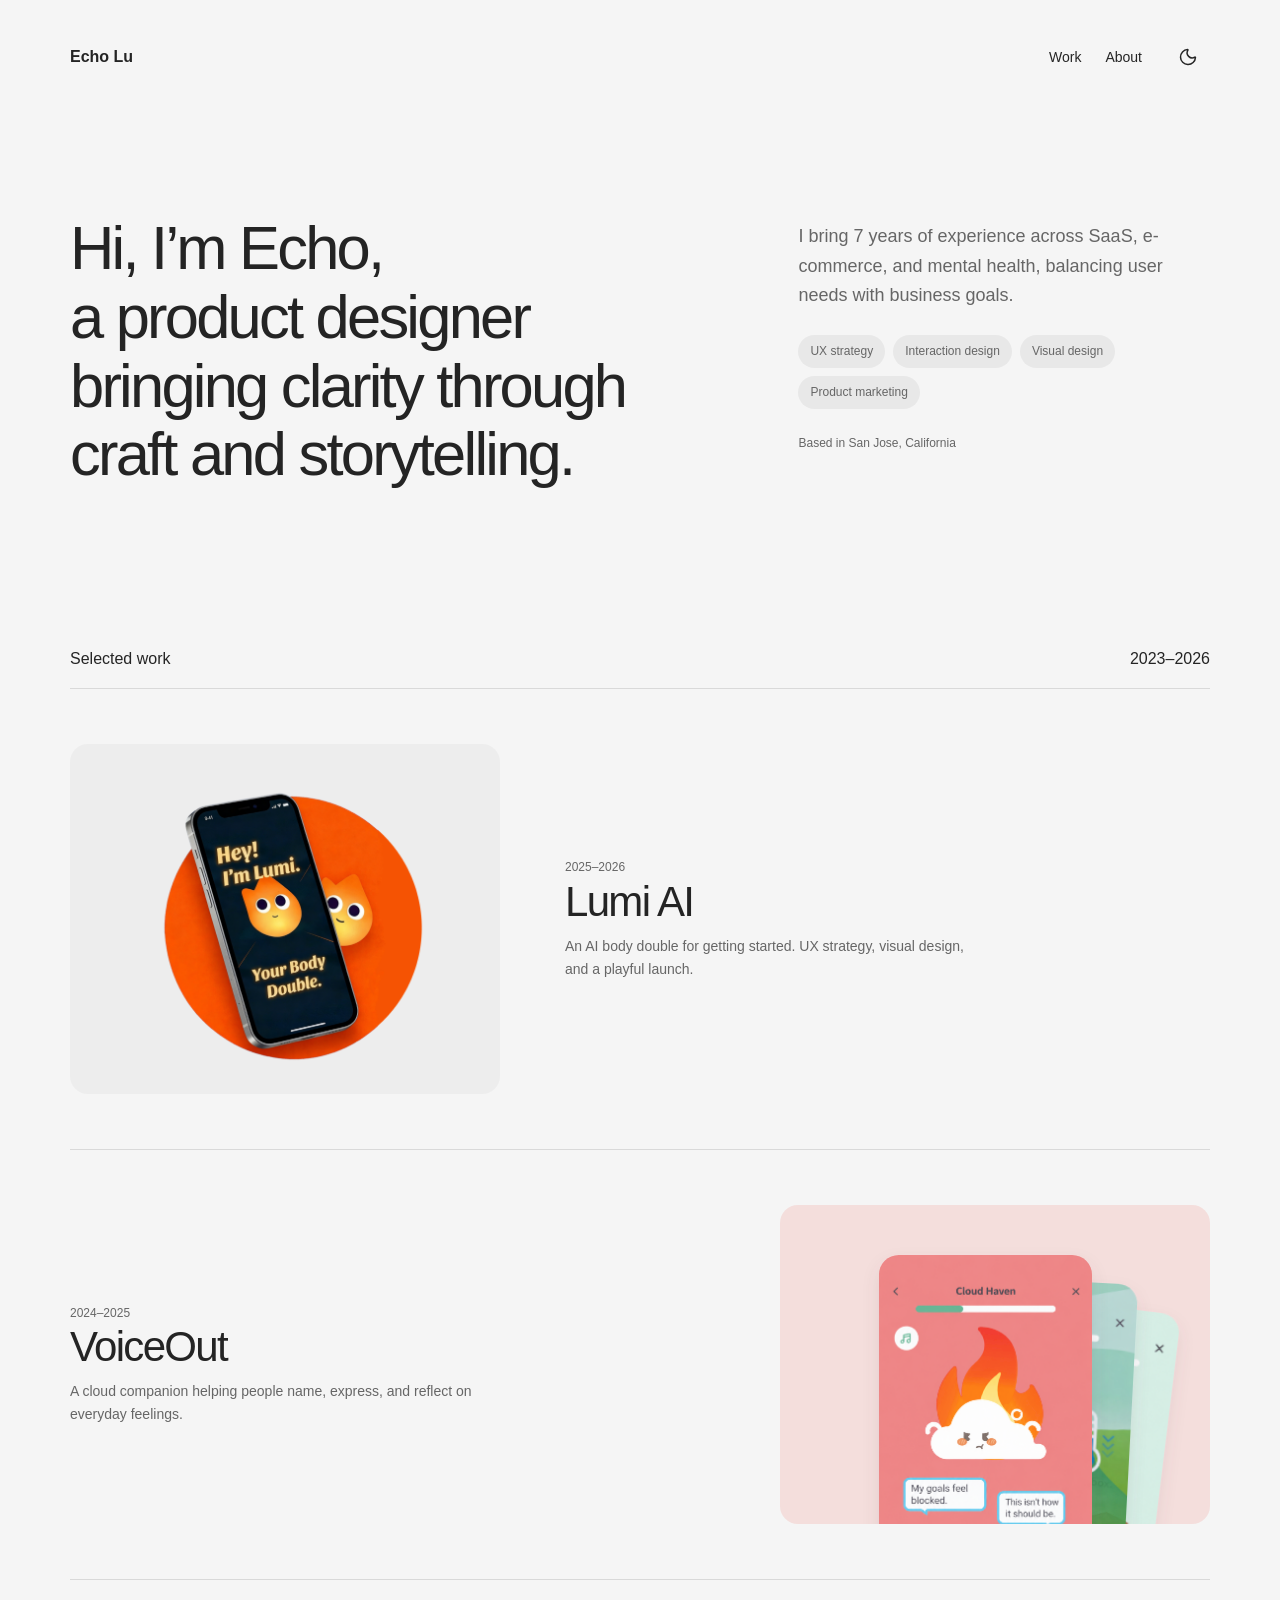
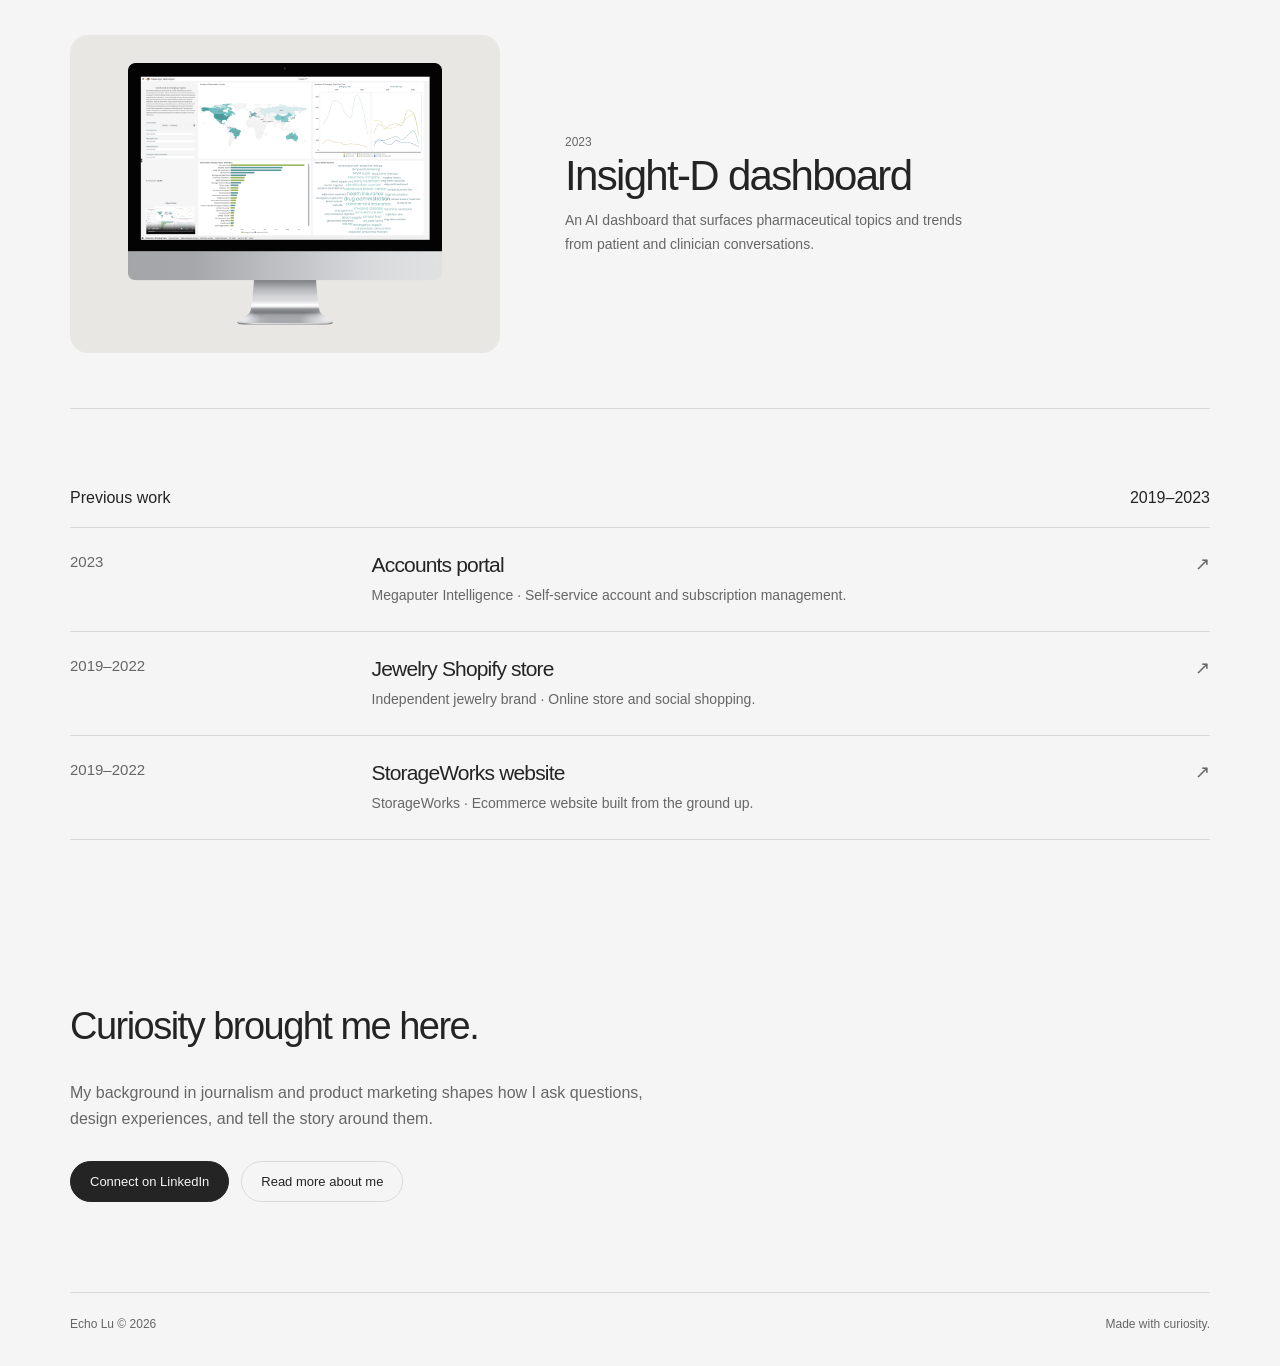
<file: index.html>
<!doctype html><html lang="en"><head><meta charset="utf-8"><meta name="viewport" content="width=device-width,initial-scale=1"><title>Echo Lu — Product Designer</title><meta name="description" content="Echo Lu, product designer. Selected work in AI, emotional wellbeing, and enterprise software."><style>*{box-sizing:border-box}html{scroll-behavior:smooth}body{margin:0;color:#252525;background:#fafaf8;font-family:Arial,Helvetica,sans-serif;-webkit-font-smoothing:antialiased}a{color:inherit;text-decoration:none}button{font:inherit}a:focus-visible,button:focus-visible{outline:2px solid #386d52;outline-offset:6px}nav{display:flex;gap:26px;font-size:14px}header{display:flex;justify-content:space-between;align-items:center;padding:35px 0}.brand{font-weight:600}.muted,.eyebrow,.meta,figcaption{color:#767673}.eyebrow,.meta,figcaption{font-size:12px;line-height:1.6}.eyebrow{letter-spacing:.06em;text-transform:uppercase}p{line-height:1.65}h1,h2,h3,p{margin-top:0}h1,h2,h3{font-weight:400;letter-spacing:-.04em}h1{font-size:54px;line-height:1.13}h2{font-size:32px}h3{font-size:22px}main{min-height:70vh}.intro{padding:88px 0 82px}.intro p{max-width:510px;color:#6a6a66;font-size:18px}.section-label{display:flex;justify-content:space-between;padding-bottom:20px;border-bottom:1px solid #deded9}.project{display:block;border-bottom:1px solid #deded9;padding:30px 0}.project h2{margin:0 0 9px}.project .arrow{float:right;transition:transform .2s}.project:hover .arrow{transform:translate(4px,-4px)}.project p{max-width:430px;color:#77776f;font-size:14px;margin:8px 0 0}.visual{background:#e9e9e5;display:flex;align-items:center;justify-content:center;color:#94948b;min-height:220px;position:relative;overflow:hidden}.visual span{font-size:12px}.visual:after{content:'↗';position:absolute;right:18px;bottom:14px;font-size:18px;color:#aaa99f}.about{padding:90px 0;max-width:600px}.about p{color:#686862}.about a{border-bottom:1px solid #aaa}footer{border-top:1px solid #deded9;padding:24px 0 35px;display:flex;justify-content:space-between;font-size:12px;color:#81817a}.back{display:inline-block;margin:35px 0 60px;font-size:13px}.case-title{font-size:68px;margin-bottom:16px}.dek{font-size:22px;max-width:660px;color:#73736b}.facts{display:grid;grid-template-columns:repeat(3,1fr);gap:26px;margin:48px 0}.facts dt{font-size:11px;color:#828279;margin-bottom:8px;text-transform:uppercase;letter-spacing:.05em}.facts dd{margin:0;font-size:13px;line-height:1.5}.story{max-width:590px;margin:72px auto 35px}.story p{color:#696962}.case-image{margin:35px 0 0}.case-image .visual{min-height:400px}figcaption{margin-top:10px}.next{display:block;padding:70px 0;font-size:28px}.mark{font-size:22px}.home .tiny{display:none}@media(prefers-reduced-motion:reduce){html{scroll-behavior:auto}*{transition:none!important}}@media(max-width:680px){h1{font-size:38px}.intro{padding:60px 0}.facts{grid-template-columns:1fr 1fr}.case-title{font-size:46px}.dek{font-size:19px}.case-image .visual{min-height:240px}nav{gap:18px}.about{padding:60px 0}header{padding:26px 0}}body{background:#f3f1eb}.wrap{max-width:1250px;margin:auto;padding:0 55px}.intro{padding:100px 0 95px;display:grid;grid-template-columns:1.6fr 1fr;gap:70px}.intro h1{font-family:Georgia,serif;font-size:76px;max-width:750px}.intro .lead{padding-top:65px}.intro .eyebrow{margin-bottom:24px}.project{display:grid;grid-template-columns:1fr 1.5fr;gap:65px;padding:55px 0;align-items:center}.project:nth-child(odd){grid-template-columns:1.5fr 1fr}.project:nth-child(odd) .visual{order:2}.project .visual{min-height:330px;background:#e1dfd8}.project h2{font-family:Georgia,serif;font-size:42px}.project .copy{max-width:420px}.case .wrap{max-width:1100px}.case h1,.case h3{font-family:Georgia,serif}.about{margin-left:40%;max-width:560px}.section-label{padding-top:15px}@media(max-width:680px){.wrap{padding:0 24px}.intro{display:block;padding:60px 0 45px}.intro h1{font-size:48px}.intro .lead{padding:5px 0 0}.project,.project:nth-child(odd){display:flex;flex-direction:column;gap:25px;align-items:stretch}.project:nth-child(odd) .visual{order:0}.project .visual{min-height:230px}.project h2{font-size:34px}.about{margin-left:0}}.lumi-cover{background:#f7ecda!important;overflow:hidden}.lumi-cover:after{display:none}.lumi-cover img{width:100%;height:100%;max-height:350px;object-fit:contain;padding:22px}.lumi-hero{margin:45px 0;background:#f7ecda;text-align:center;border-radius:16px}.lumi-hero img{display:block;width:100%;max-width:620px;height:auto;margin:auto;padding:30px}.lumi-gallery{display:grid;grid-template-columns:repeat(3,minmax(0,1fr));gap:18px;margin:40px 0}.lumi-gallery figure{margin:0}.lumi-gallery img{display:block;width:100%;height:auto;border-radius:14px}.lumi-gallery figcaption{font-size:11px}.lumi-link{display:inline-block;border-bottom:1px solid #888;margin-top:8px;font-size:14px}@media(max-width:600px){.lumi-gallery{gap:8px}.lumi-gallery figcaption{font-size:10px}.lumi-hero img{padding:15px}}</style><link rel="icon" type="image/svg+xml" href="favicon.svg"><link rel="stylesheet" href="themes.css"><link rel="stylesheet" href="about-work.css"><script src="themes.js"></script></head><body class="home"><div class="wrap"><header><a class="brand" href="index.html">Echo Lu</a><nav aria-label="Main navigation"><a href="index.html#work">Work</a><a href="about.html">About</a><button class="mode-button" type="button" aria-label="Switch to dark mode" aria-pressed="false"><svg aria-hidden="true" focusable="false" class="icon icon-moon"
  xmlns="http://www.w3.org/2000/svg"
  width="24"
  height="24"
  viewBox="0 0 24 24"
  fill="none"
  stroke="currentColor"
  stroke-width="2"
  stroke-linecap="round"
  stroke-linejoin="round"
>
  <path d="M20.985 12.486a9 9 0 1 1-9.473-9.472c.405-.022.617.46.402.803a6 6 0 0 0 8.268 8.268c.344-.215.825-.004.803.401" /></svg></button></nav></header><main><section class="intro"><div><h1>Hi, I’m Echo,<br>a product designer bringing clarity through craft and storytelling.</h1></div><div class="lead"><p>I bring 7 years of experience across SaaS, e-commerce, and mental health, balancing user needs with business goals.</p><ul class="skill-tags" aria-label="Design skills"><li>UX strategy</li><li>Interaction design</li><li>Visual design</li><li>Product marketing</li></ul><span class="meta">Based in San Jose, California</span></div></section><section id="work"><div class="section-label"><span>Selected work</span><span>2023–2026</span></div><a class="project" href="lumi.html"><div class="visual lumi-cover"><img src="assets/lumi-hero.png" alt="Lumi’s orange companion and mobile app"></div><div class="copy"><span class="meta">2025–2026</span><h2>Lumi AI</h2><p>An AI body double for getting started. UX strategy, visual design, and a playful launch.</p></div></a><a class="project" href="voiceout.html"><div class="visual voiceout-cover"><img src="assets/voiceout/ui-card-stack.svg" alt="Layered VoiceOut UI cards with coral, blue and mint mood scenes" width="948" height="910" loading="lazy"></div><div class="copy"><span class="meta">2024–2025</span><h2>VoiceOut</h2><p>A cloud companion helping people name, express, and reflect on everyday feelings.</p></div></a><a class="project" href="megaputer.html"><div class="visual megaputer-cover"><img src="assets/megaputer/imac-dashboard.png" alt="Insight-D dashboard shown on an iMac" width="2048" height="1700" loading="lazy"></div><div class="copy"><span class="meta">2023</span><h2>Insight-D dashboard</h2><p>An AI dashboard that surfaces pharmaceutical topics and trends from patient and clinician conversations.</p></div></a></section><section class="previous-work" id="previous-work" aria-labelledby="previous-work-title"><div class="section-label"><span id="previous-work-title">Previous work</span><span>2019–2023</span></div><div class="previous-list"><a class="previous-row" href="https://echoxlu.com/account-portal-design-design-system-innovation" target="_blank" rel="noopener"><time>2023</time><div><h3>Accounts portal</h3><p>Megaputer Intelligence · Self-service account and subscription management.</p></div><span class="previous-arrow" aria-hidden="true">↗</span></a><a class="previous-row" href="https://www.calichinchin.com/" target="_blank" rel="noopener"><time>2019–2022</time><div><h3>Jewelry Shopify store</h3><p>Independent jewelry brand · Online store and social shopping.</p></div><span class="previous-arrow" aria-hidden="true">↗</span></a><a class="previous-row" href="https://storageworks.us/" target="_blank" rel="noopener"><time>2019–2022</time><div><h3>StorageWorks website</h3><p>StorageWorks · Ecommerce website built from the ground up.</p></div><span class="previous-arrow" aria-hidden="true">↗</span></a></div></section><section class="about about-summary" id="about"><h2>Curiosity brought me here.</h2><p>My background in journalism and product marketing shapes how I ask questions, design experiences, and tell the story around them.</p><div class="about-actions"><a class="action-button primary" href="https://www.linkedin.com/in/echoxlu" target="_blank" rel="noopener">Connect on LinkedIn</a><a class="action-button" href="about.html">Read more about me</a></div></section></main><footer><span>Echo Lu © 2026</span><span>Made with curiosity.</span></footer></div></body></html>
</file>
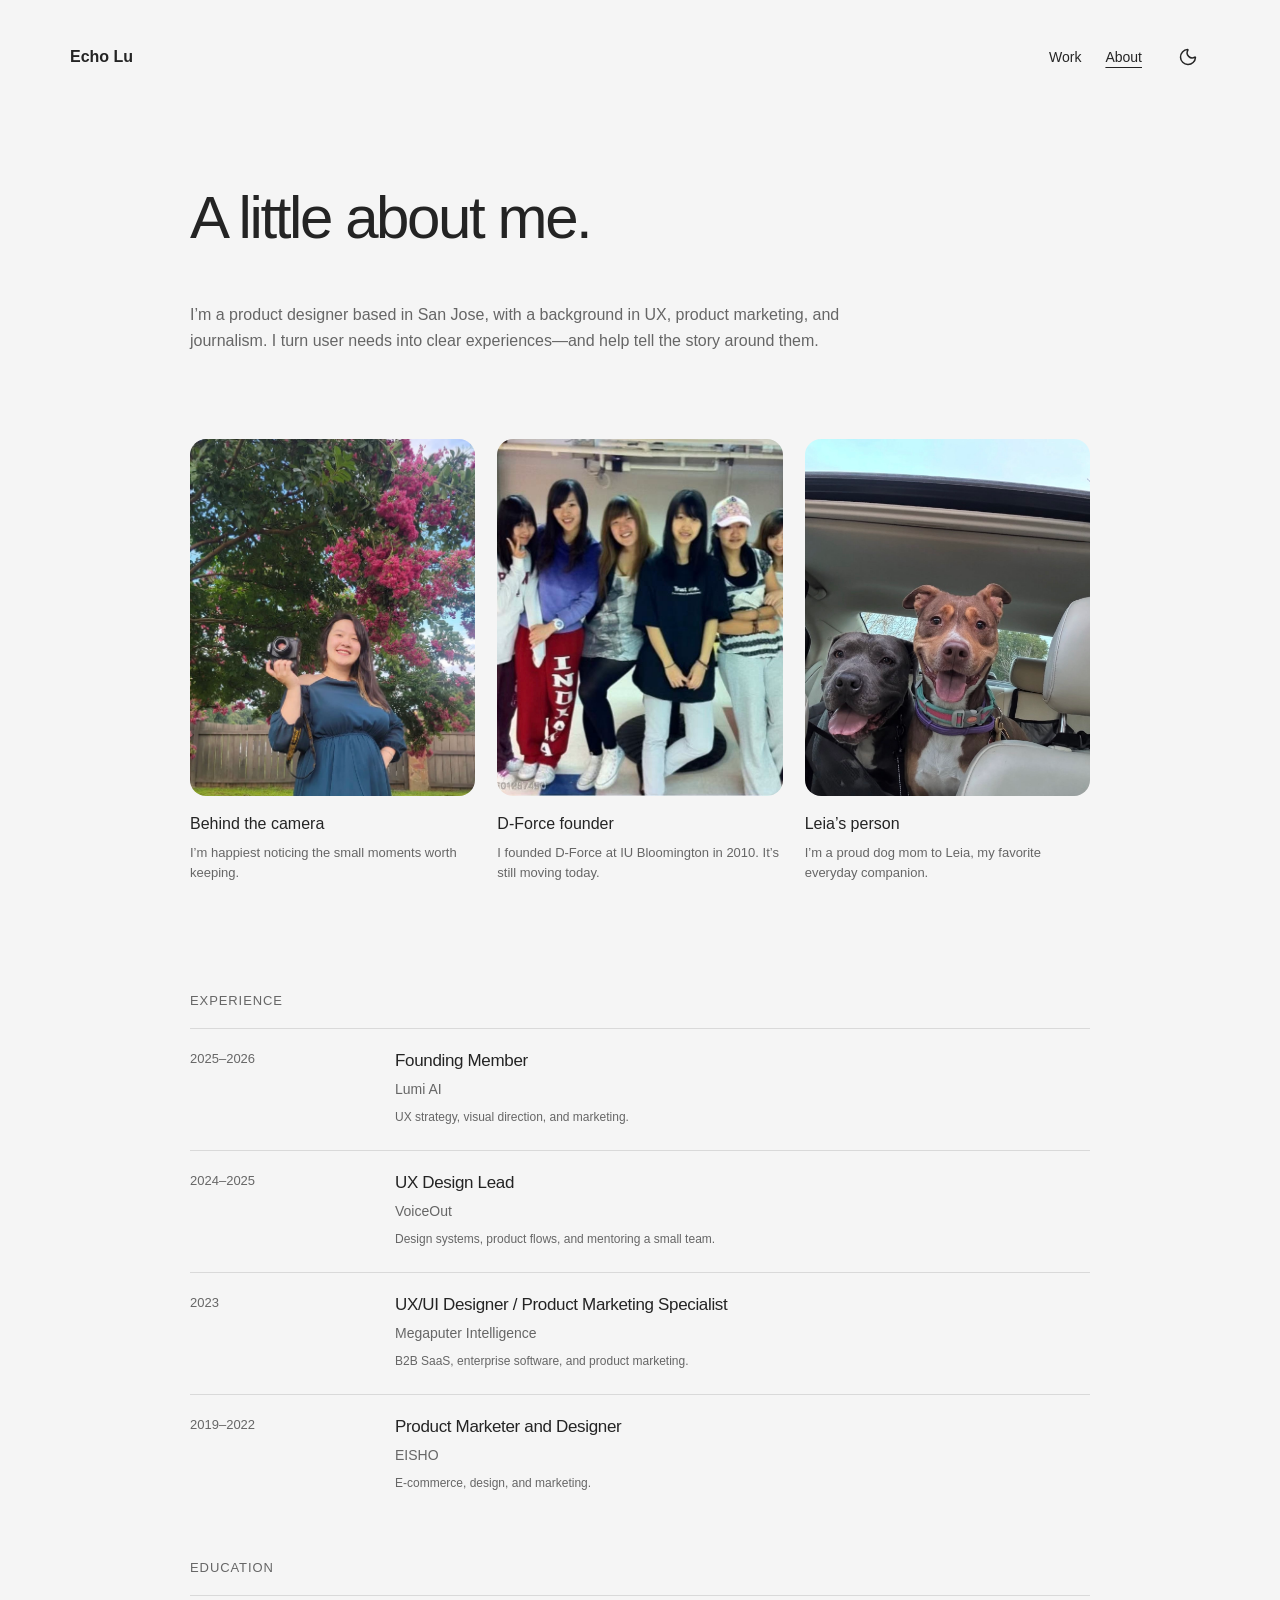
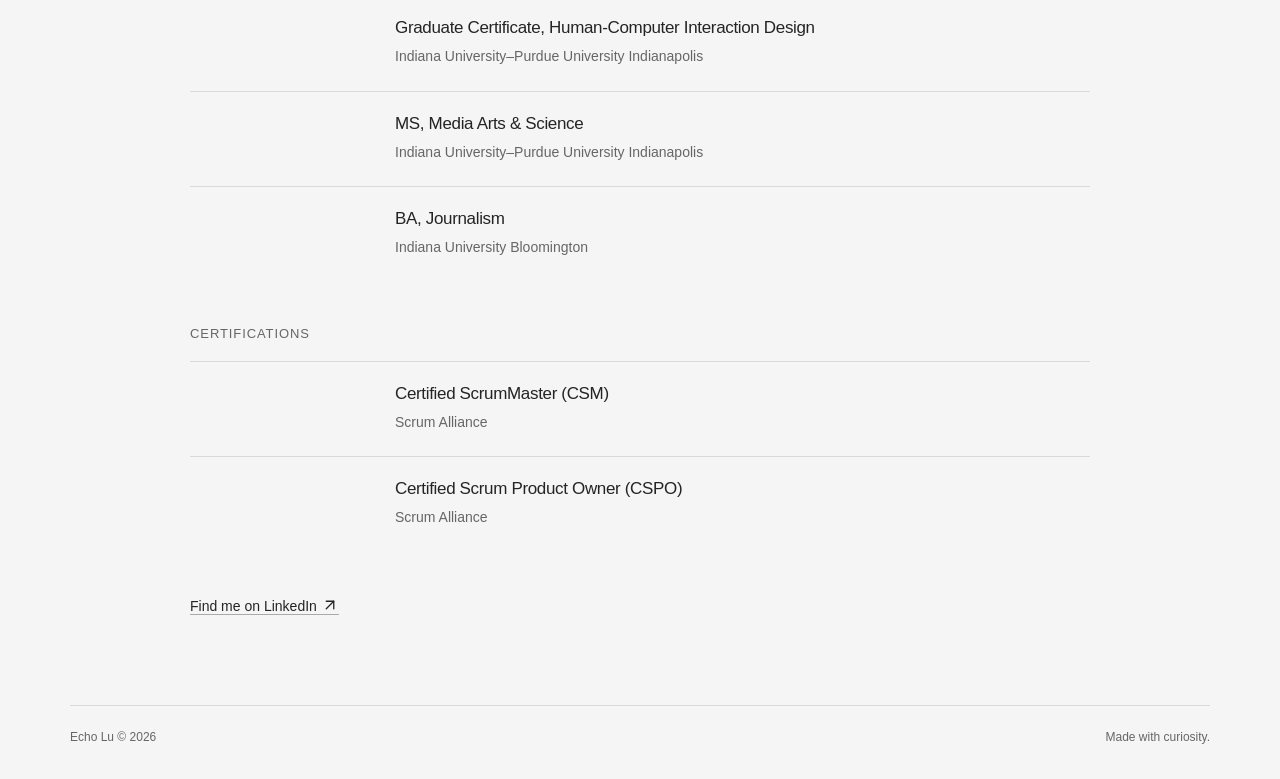
<file: about.html>
<!doctype html><html lang="en"><head><meta charset="utf-8"><meta name="viewport" content="width=device-width,initial-scale=1"><title>About — Echo Lu</title><meta name="description" content="Echo Lu, product designer. Selected work in AI, emotional wellbeing, and enterprise software."><style>*{box-sizing:border-box}html{scroll-behavior:smooth}body{margin:0;color:#252525;background:#fafaf8;font-family:Arial,Helvetica,sans-serif;-webkit-font-smoothing:antialiased}a{color:inherit;text-decoration:none}button{font:inherit}a:focus-visible,button:focus-visible{outline:2px solid #386d52;outline-offset:6px}nav{display:flex;gap:26px;font-size:14px}header{display:flex;justify-content:space-between;align-items:center;padding:35px 0}.brand{font-weight:600}.muted,.eyebrow,.meta,figcaption{color:#767673}.eyebrow,.meta,figcaption{font-size:12px;line-height:1.6}.eyebrow{letter-spacing:.06em;text-transform:uppercase}p{line-height:1.65}h1,h2,h3,p{margin-top:0}h1,h2,h3{font-weight:400;letter-spacing:-.04em}h1{font-size:54px;line-height:1.13}h2{font-size:32px}h3{font-size:22px}main{min-height:70vh}.intro{padding:88px 0 82px}.intro p{max-width:510px;color:#6a6a66;font-size:18px}.section-label{display:flex;justify-content:space-between;padding-bottom:20px;border-bottom:1px solid #deded9}.project{display:block;border-bottom:1px solid #deded9;padding:30px 0}.project h2{margin:0 0 9px}.project .arrow{float:right;transition:transform .2s}.project:hover .arrow{transform:translate(4px,-4px)}.project p{max-width:430px;color:#77776f;font-size:14px;margin:8px 0 0}.visual{background:#e9e9e5;display:flex;align-items:center;justify-content:center;color:#94948b;min-height:220px;position:relative;overflow:hidden}.visual span{font-size:12px}.visual:after{content:'↗';position:absolute;right:18px;bottom:14px;font-size:18px;color:#aaa99f}.about{padding:90px 0;max-width:600px}.about p{color:#686862}.about a{border-bottom:1px solid #aaa}footer{border-top:1px solid #deded9;padding:24px 0 35px;display:flex;justify-content:space-between;font-size:12px;color:#81817a}.back{display:inline-block;margin:35px 0 60px;font-size:13px}.case-title{font-size:68px;margin-bottom:16px}.dek{font-size:22px;max-width:660px;color:#73736b}.facts{display:grid;grid-template-columns:repeat(3,1fr);gap:26px;margin:48px 0}.facts dt{font-size:11px;color:#828279;margin-bottom:8px;text-transform:uppercase;letter-spacing:.05em}.facts dd{margin:0;font-size:13px;line-height:1.5}.story{max-width:590px;margin:72px auto 35px}.story p{color:#696962}.case-image{margin:35px 0 0}.case-image .visual{min-height:400px}figcaption{margin-top:10px}.next{display:block;padding:70px 0;font-size:28px}.mark{font-size:22px}.home .tiny{display:none}@media(prefers-reduced-motion:reduce){html{scroll-behavior:auto}*{transition:none!important}}@media(max-width:680px){h1{font-size:38px}.intro{padding:60px 0}.facts{grid-template-columns:1fr 1fr}.case-title{font-size:46px}.dek{font-size:19px}.case-image .visual{min-height:240px}nav{gap:18px}.about{padding:60px 0}header{padding:26px 0}}body{background:#f3f1eb}.wrap{max-width:1250px;margin:auto;padding:0 55px}.intro{padding:100px 0 95px;display:grid;grid-template-columns:1.6fr 1fr;gap:70px}.intro h1{font-family:Georgia,serif;font-size:76px;max-width:750px}.intro .lead{padding-top:65px}.intro .eyebrow{margin-bottom:24px}.project{display:grid;grid-template-columns:1fr 1.5fr;gap:65px;padding:55px 0;align-items:center}.project:nth-child(odd){grid-template-columns:1.5fr 1fr}.project:nth-child(odd) .visual{order:2}.project .visual{min-height:330px;background:#e1dfd8}.project h2{font-family:Georgia,serif;font-size:42px}.project .copy{max-width:420px}.case .wrap{max-width:1100px}.case h1,.case h3{font-family:Georgia,serif}.about{margin-left:40%;max-width:560px}.section-label{padding-top:15px}@media(max-width:680px){.wrap{padding:0 24px}.intro{display:block;padding:60px 0 45px}.intro h1{font-size:48px}.intro .lead{padding:5px 0 0}.project,.project:nth-child(odd){display:flex;flex-direction:column;gap:25px;align-items:stretch}.project:nth-child(odd) .visual{order:0}.project .visual{min-height:230px}.project h2{font-size:34px}.about{margin-left:0}}.lumi-cover{background:#f7ecda!important;overflow:hidden}.lumi-cover:after{display:none}.lumi-cover img{width:100%;height:100%;max-height:350px;object-fit:contain;padding:22px}.lumi-hero{margin:45px 0;background:#f7ecda;text-align:center;border-radius:16px}.lumi-hero img{display:block;width:100%;max-width:620px;height:auto;margin:auto;padding:30px}.lumi-gallery{display:grid;grid-template-columns:repeat(3,minmax(0,1fr));gap:18px;margin:40px 0}.lumi-gallery figure{margin:0}.lumi-gallery img{display:block;width:100%;height:auto;border-radius:14px}.lumi-gallery figcaption{font-size:11px}.lumi-link{display:inline-block;border-bottom:1px solid #888;margin-top:8px;font-size:14px}@media(max-width:600px){.lumi-gallery{gap:8px}.lumi-gallery figcaption{font-size:10px}.lumi-hero img{padding:15px}}</style><link rel="icon" type="image/svg+xml" href="favicon.svg"><link rel="stylesheet" href="themes.css"><link rel="stylesheet" href="about-work.css"><script src="themes.js"></script></head><body class="about-page"><div class="wrap"><header><a class="brand" href="index.html">Echo Lu</a><nav aria-label="Main navigation"><a href="index.html#work">Work</a><a href="about.html" aria-current="page">About</a><button class="mode-button" type="button" aria-label="Switch to dark mode" aria-pressed="false"><svg aria-hidden="true" focusable="false" class="icon icon-moon"
  xmlns="http://www.w3.org/2000/svg"
  width="24"
  height="24"
  viewBox="0 0 24 24"
  fill="none"
  stroke="currentColor"
  stroke-width="2"
  stroke-linecap="round"
  stroke-linejoin="round"
>
  <path d="M20.985 12.486a9 9 0 1 1-9.473-9.472c.405-.022.617.46.402.803a6 6 0 0 0 8.268 8.268c.344-.215.825-.004.803.401" /></svg></button></nav></header><main><section class="about about-full" id="about"><div class="about-intro"><h1>A little about me.</h1><p>I’m a product designer based in San Jose, with a background in UX, product marketing, and journalism. I turn user needs into clear experiences—and help tell the story around them.</p></div><section class="outside-work"><div class="outside-grid"><figure><img src="assets/about/echo-photographer.jpeg" alt="Echo holding her camera under a flowering tree"><figcaption><strong>Behind the camera</strong><span>I’m happiest noticing the small moments worth keeping.</span></figcaption></figure><figure><img src="assets/about/d-force.jpeg" alt="D-Force dance workshop poster"><figcaption><strong>D-Force founder</strong><span>I founded D-Force at IU Bloomington in 2010. It’s still moving today.</span></figcaption></figure><figure><img src="assets/about/leia.jpeg" alt="Leia and a canine friend smiling in a car"><figcaption><strong>Leia’s person</strong><span>I’m a proud dog mom to Leia, my favorite everyday companion.</span></figcaption></figure></div></section><section class="cv-group"><h3>Experience</h3><div class="cv-row"><span class="cv-date">2025–2026</span><div><h4>Founding Member</h4><p>Lumi AI</p><p class="cv-note">UX strategy, visual direction, and marketing.</p></div></div><div class="cv-row"><span class="cv-date">2024–2025</span><div><h4>UX Design Lead</h4><p>VoiceOut</p><p class="cv-note">Design systems, product flows, and mentoring a small team.</p></div></div><div class="cv-row"><span class="cv-date">2023</span><div><h4>UX/UI Designer / Product Marketing Specialist</h4><p>Megaputer Intelligence</p><p class="cv-note">B2B SaaS, enterprise software, and product marketing.</p></div></div><div class="cv-row"><span class="cv-date">2019–2022</span><div><h4>Product Marketer and Designer</h4><p>EISHO</p><p class="cv-note">E-commerce, design, and marketing.</p></div></div></section><section class="cv-group"><h3>Education</h3><div class="cv-row"><span class="cv-date"></span><div><h4>Graduate Certificate, Human-Computer Interaction Design</h4><p>Indiana University–Purdue University Indianapolis</p></div></div><div class="cv-row"><span class="cv-date"></span><div><h4>MS, Media Arts & Science</h4><p>Indiana University–Purdue University Indianapolis</p></div></div><div class="cv-row"><span class="cv-date"></span><div><h4>BA, Journalism</h4><p>Indiana University Bloomington</p></div></div></section><section class="cv-group certifications"><h3>Certifications</h3><div class="cv-row"><span class="cv-date"></span><div><h4>Certified ScrumMaster (CSM)</h4><p>Scrum Alliance</p></div></div><div class="cv-row"><span class="cv-date"></span><div><h4>Certified Scrum Product Owner (CSPO)</h4><p>Scrum Alliance</p></div></div></section><a class="about-connect" href="https://www.linkedin.com/in/echoxlu" target="_blank" rel="noopener">Find me on LinkedIn <svg aria-hidden="true" focusable="false" class="icon icon-arrow-up-right"
  xmlns="http://www.w3.org/2000/svg"
  width="24"
  height="24"
  viewBox="0 0 24 24"
  fill="none"
  stroke="currentColor"
  stroke-width="2"
  stroke-linecap="round"
  stroke-linejoin="round"
>
  <path d="M7 7h10v10" />
  <path d="M7 17 17 7" /></svg></a></section></main><footer><span>Echo Lu © 2026</span><span>Made with curiosity.</span></footer></div></body></html>
</file>
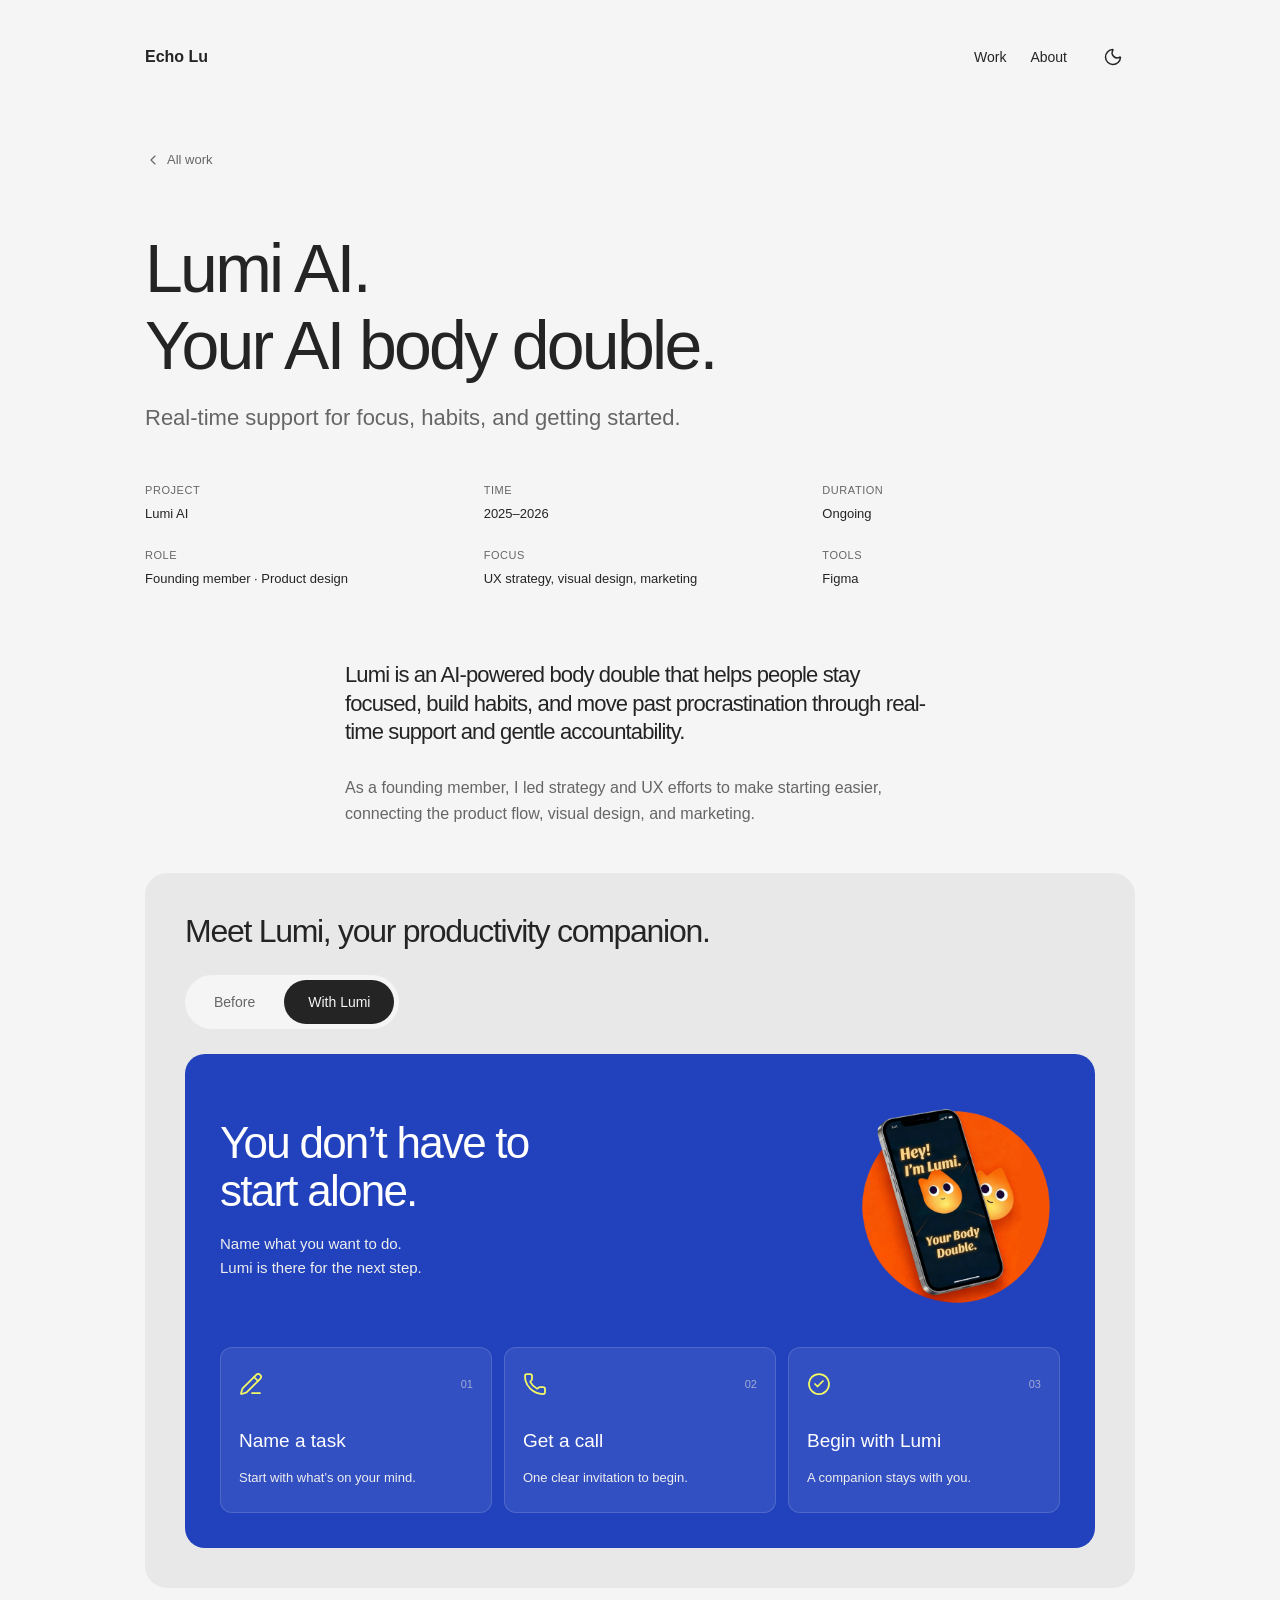
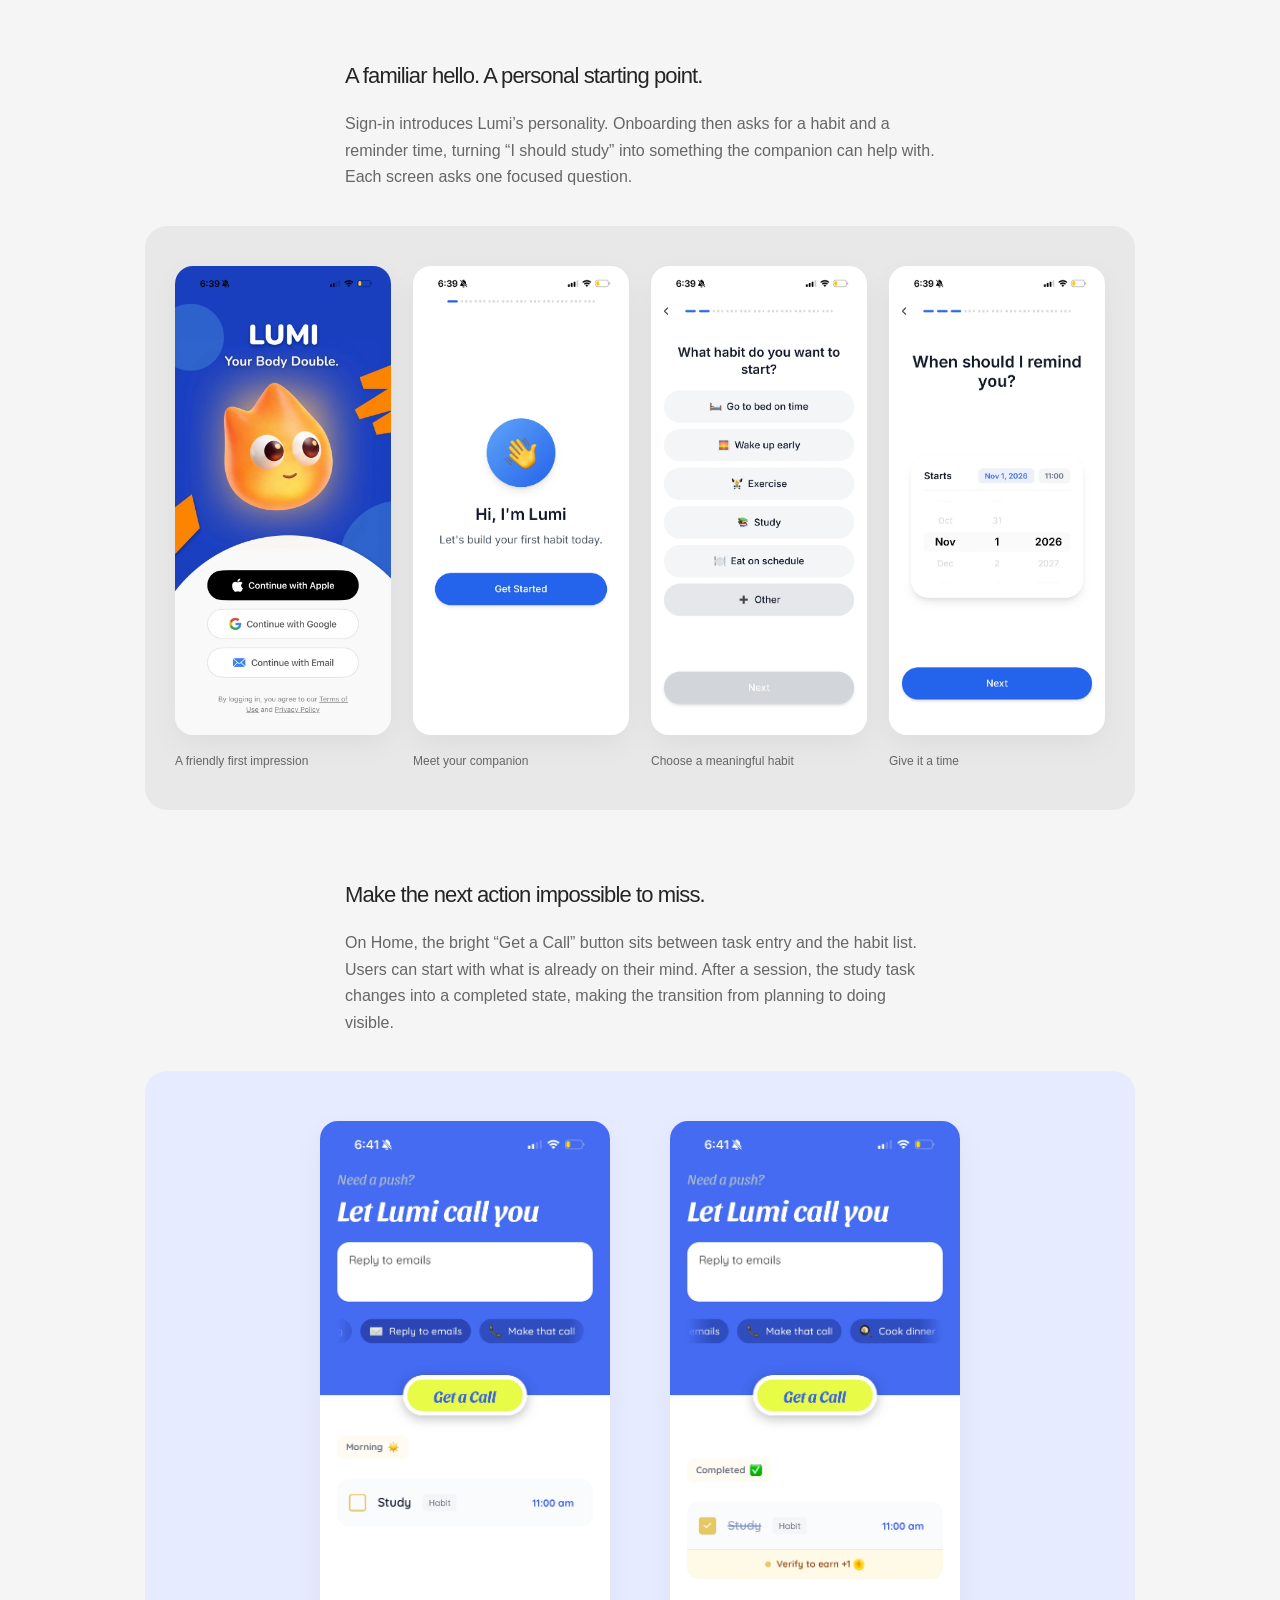
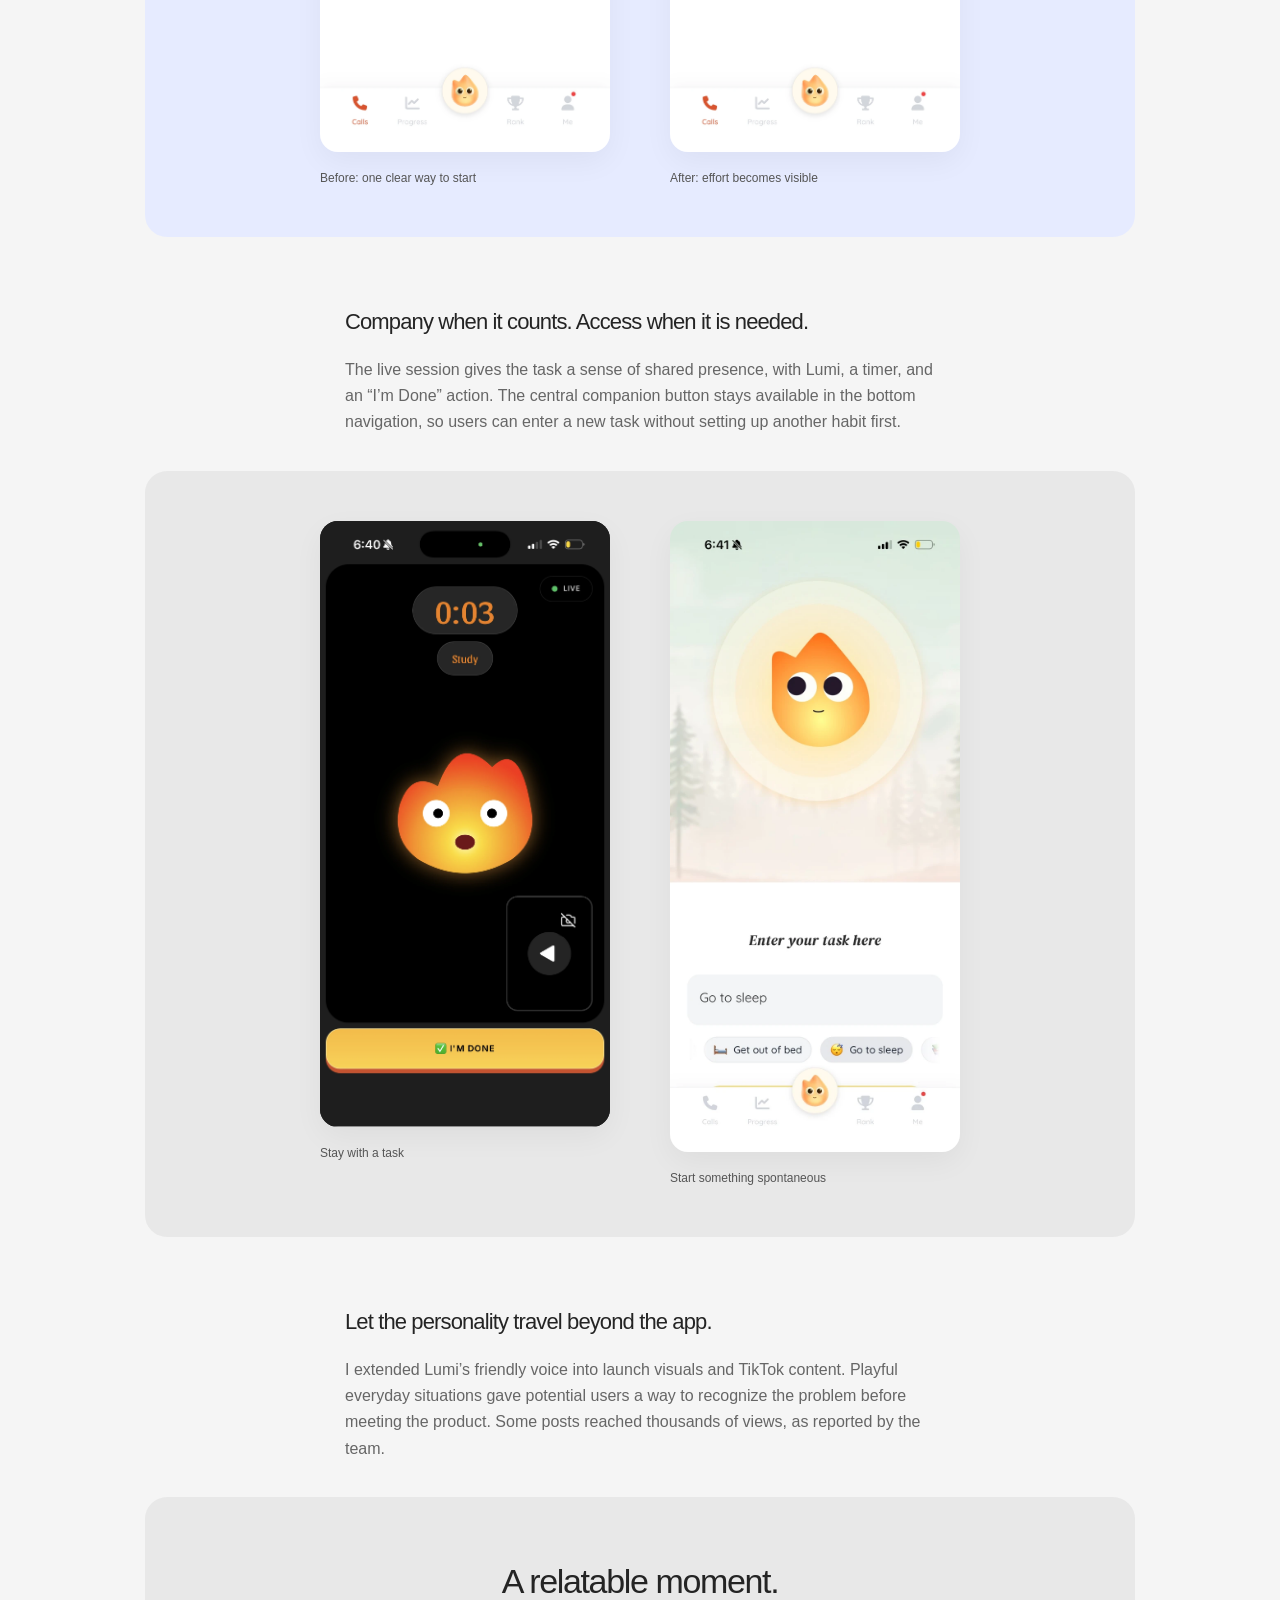
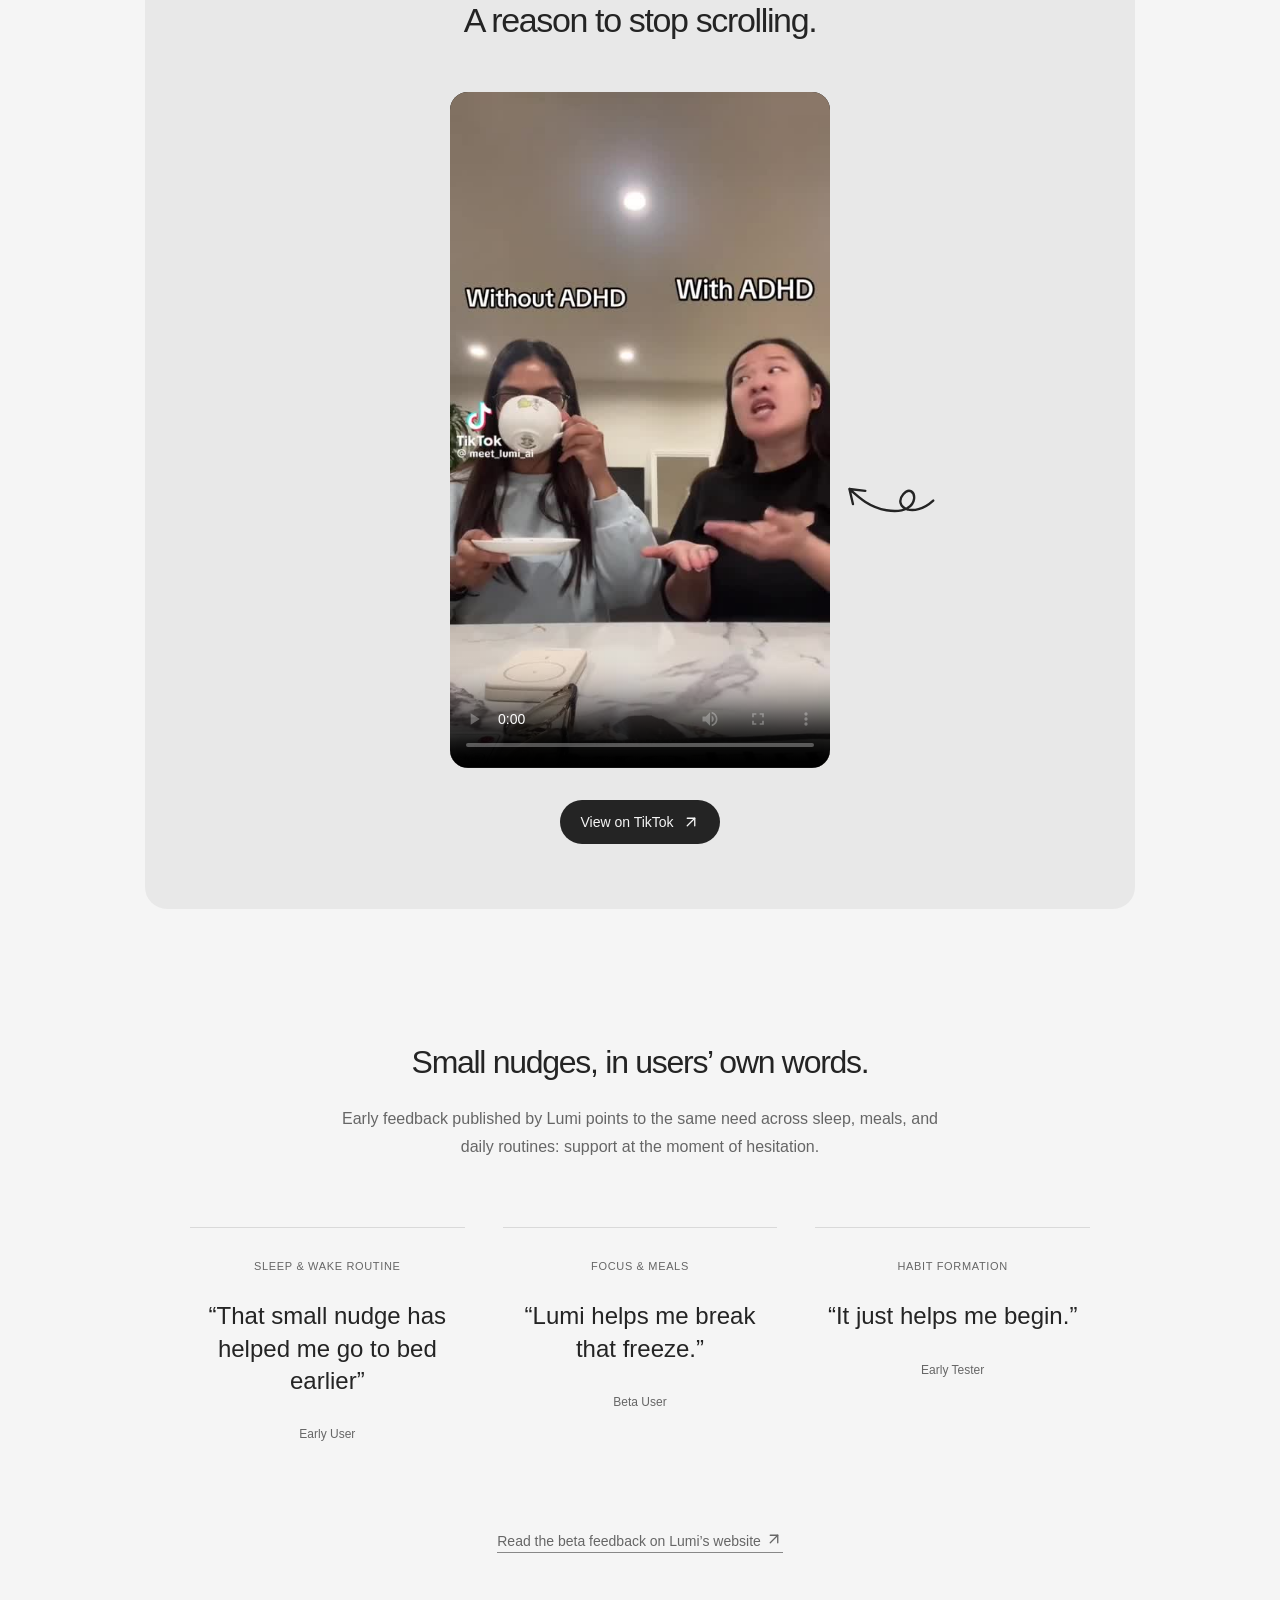
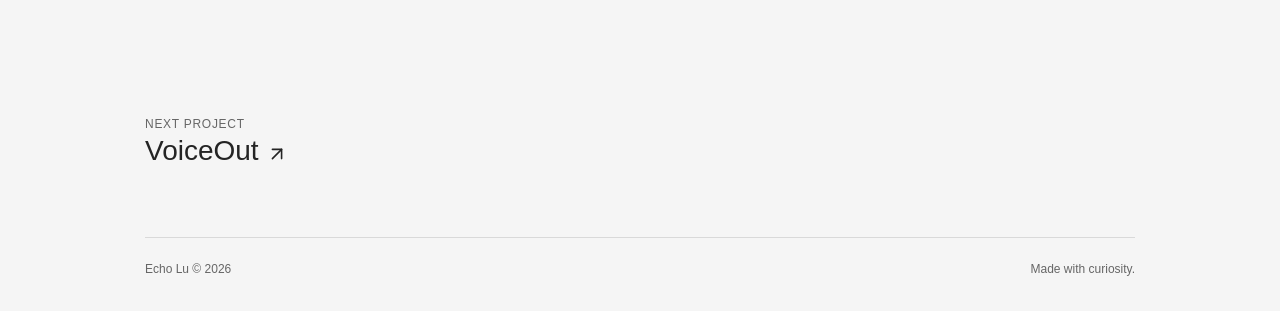
<file: lumi.html>
<!doctype html><html lang="en"><head><meta charset="utf-8"><meta name="viewport" content="width=device-width,initial-scale=1"><title>Lumi AI — Echo Lu</title><meta name="description" content="Echo Lu, product designer. Selected work in AI, emotional wellbeing, and enterprise software."><style>*{box-sizing:border-box}html{scroll-behavior:smooth}body{margin:0;color:#252525;background:#fafaf8;font-family:Arial,Helvetica,sans-serif;-webkit-font-smoothing:antialiased}a{color:inherit;text-decoration:none}button{font:inherit}a:focus-visible,button:focus-visible{outline:2px solid #386d52;outline-offset:6px}nav{display:flex;gap:26px;font-size:14px}header{display:flex;justify-content:space-between;align-items:center;padding:35px 0}.brand{font-weight:600}.muted,.eyebrow,.meta,figcaption{color:#767673}.eyebrow,.meta,figcaption{font-size:12px;line-height:1.6}.eyebrow{letter-spacing:.06em;text-transform:uppercase}p{line-height:1.65}h1,h2,h3,p{margin-top:0}h1,h2,h3{font-weight:400;letter-spacing:-.04em}h1{font-size:54px;line-height:1.13}h2{font-size:32px}h3{font-size:22px}main{min-height:70vh}.intro{padding:88px 0 82px}.intro p{max-width:510px;color:#6a6a66;font-size:18px}.section-label{display:flex;justify-content:space-between;padding-bottom:20px;border-bottom:1px solid #deded9}.project{display:block;border-bottom:1px solid #deded9;padding:30px 0}.project h2{margin:0 0 9px}.project .arrow{float:right;transition:transform .2s}.project:hover .arrow{transform:translate(4px,-4px)}.project p{max-width:430px;color:#77776f;font-size:14px;margin:8px 0 0}.visual{background:#e9e9e5;display:flex;align-items:center;justify-content:center;color:#94948b;min-height:220px;position:relative;overflow:hidden}.visual span{font-size:12px}.visual:after{content:'↗';position:absolute;right:18px;bottom:14px;font-size:18px;color:#aaa99f}.about{padding:90px 0;max-width:600px}.about p{color:#686862}.about a{border-bottom:1px solid #aaa}footer{border-top:1px solid #deded9;padding:24px 0 35px;display:flex;justify-content:space-between;font-size:12px;color:#81817a}.back{display:inline-block;margin:35px 0 60px;font-size:13px}.case-title{font-size:68px;margin-bottom:16px}.dek{font-size:22px;max-width:660px;color:#73736b}.facts{display:grid;grid-template-columns:repeat(3,1fr);gap:26px;margin:48px 0}.facts dt{font-size:11px;color:#828279;margin-bottom:8px;text-transform:uppercase;letter-spacing:.05em}.facts dd{margin:0;font-size:13px;line-height:1.5}.story{max-width:590px;margin:72px auto 35px}.story p{color:#696962}.case-image{margin:35px 0 0}.case-image .visual{min-height:400px}figcaption{margin-top:10px}.next{display:block;padding:70px 0;font-size:28px}.mark{font-size:22px}.home .tiny{display:none}@media(prefers-reduced-motion:reduce){html{scroll-behavior:auto}*{transition:none!important}}@media(max-width:680px){h1{font-size:38px}.intro{padding:60px 0}.facts{grid-template-columns:1fr 1fr}.case-title{font-size:46px}.dek{font-size:19px}.case-image .visual{min-height:240px}nav{gap:18px}.about{padding:60px 0}header{padding:26px 0}}body{background:#f3f1eb}.wrap{max-width:1250px;margin:auto;padding:0 55px}.intro{padding:100px 0 95px;display:grid;grid-template-columns:1.6fr 1fr;gap:70px}.intro h1{font-family:Georgia,serif;font-size:76px;max-width:750px}.intro .lead{padding-top:65px}.intro .eyebrow{margin-bottom:24px}.project{display:grid;grid-template-columns:1fr 1.5fr;gap:65px;padding:55px 0;align-items:center}.project:nth-child(odd){grid-template-columns:1.5fr 1fr}.project:nth-child(odd) .visual{order:2}.project .visual{min-height:330px;background:#e1dfd8}.project h2{font-family:Georgia,serif;font-size:42px}.project .copy{max-width:420px}.case .wrap{max-width:1100px}.case h1,.case h3{font-family:Georgia,serif}.about{margin-left:40%;max-width:560px}.section-label{padding-top:15px}@media(max-width:680px){.wrap{padding:0 24px}.intro{display:block;padding:60px 0 45px}.intro h1{font-size:48px}.intro .lead{padding:5px 0 0}.project,.project:nth-child(odd){display:flex;flex-direction:column;gap:25px;align-items:stretch}.project:nth-child(odd) .visual{order:0}.project .visual{min-height:230px}.project h2{font-size:34px}.about{margin-left:0}}.lumi-cover{background:#f7ecda!important;overflow:hidden}.lumi-cover:after{display:none}.lumi-cover img{width:100%;height:100%;max-height:350px;object-fit:contain;padding:22px}.lumi-hero{margin:45px 0;background:#f7ecda;text-align:center;border-radius:16px}.lumi-hero img{display:block;width:100%;max-width:620px;height:auto;margin:auto;padding:30px}.lumi-gallery{display:grid;grid-template-columns:repeat(3,minmax(0,1fr));gap:18px;margin:40px 0}.lumi-gallery figure{margin:0}.lumi-gallery img{display:block;width:100%;height:auto;border-radius:14px}.lumi-gallery figcaption{font-size:11px}.lumi-link{display:inline-block;border-bottom:1px solid #888;margin-top:8px;font-size:14px}@media(max-width:600px){.lumi-gallery{gap:8px}.lumi-gallery figcaption{font-size:10px}.lumi-hero img{padding:15px}}</style><link rel="icon" type="image/svg+xml" href="favicon.svg"><link rel="stylesheet" href="themes.css"><script src="themes.js"></script></head><body class="case"><div class="wrap"><header><a class="brand" href="index.html">Echo Lu</a><nav aria-label="Main navigation"><a href="index.html#work">Work</a><a href="about.html">About</a><button class="mode-button" type="button" aria-label="Switch to dark mode" aria-pressed="false"><svg aria-hidden="true" focusable="false" class="icon icon-moon"
  xmlns="http://www.w3.org/2000/svg"
  width="24"
  height="24"
  viewBox="0 0 24 24"
  fill="none"
  stroke="currentColor"
  stroke-width="2"
  stroke-linecap="round"
  stroke-linejoin="round"
>
  <path d="M20.985 12.486a9 9 0 1 1-9.473-9.472c.405-.022.617.46.402.803a6 6 0 0 0 8.268 8.268c.344-.215.825-.004.803.401" /></svg></button></nav></header><main><div class="case-actions"><a class="back" href="index.html#work"><svg aria-hidden="true" focusable="false" class="icon icon-chevron-left"
  xmlns="http://www.w3.org/2000/svg"
  width="24"
  height="24"
  viewBox="0 0 24 24"
  fill="none"
  stroke="currentColor"
  stroke-width="2"
  stroke-linecap="round"
  stroke-linejoin="round"
>
  <path d="m15 18-6-6 6-6" /></svg> All work</a></div><h1 class="case-title">Lumi AI.<br>Your AI body double.</h1><p class="dek">Real-time support for focus, habits, and getting started.</p><dl class="facts"><div><dt>Project</dt><dd>Lumi AI</dd></div><div><dt>Time</dt><dd>2025–2026</dd></div><div><dt>Duration</dt><dd>Ongoing</dd></div><div><dt>Role</dt><dd>Founding member · Product design</dd></div><div><dt>Focus</dt><dd>UX strategy, visual design, marketing</dd></div><div><dt>Tools</dt><dd>Figma</dd></div></dl><section class="story lumi-overview"><h3>Lumi is an AI-powered body double that helps people stay focused, build habits, and move past procrastination through real-time support and gentle accountability.</h3><p>As a founding member, I led strategy and UX efforts to make starting easier, connecting the product flow, visual design, and marketing.</p></section><section class="lumi-journey journey-comparison" aria-labelledby="journey-title"><div class="journey-heading"><h3 id="journey-title">Meet Lumi, your productivity companion.</h3></div><div class="journey-tabs" role="tablist" aria-label="Compare starting a task"><button type="button" role="tab" id="before-tab" aria-controls="before-panel" aria-selected="false" tabindex="-1">Before</button><button type="button" role="tab" id="after-tab" aria-controls="after-panel" aria-selected="true" tabindex="0">With Lumi</button></div><div class="journey-toggle-panels"><div class="journey-version before" role="tabpanel" id="before-panel" aria-labelledby="before-tab" tabindex="0" hidden><div class="journey-version-label"><span>Starting on your own</span><h4>A task in mind. A lot to figure out.</h4></div><ol><li><span>01</span>Remember the task</li><li><span>02</span>Decide where to begin</li><li><span>03</span>Find motivation</li><li><span>04</span>Start alone</li></ol><p>The user carries the planning and the push to begin.</p></div><div class="journey-version after" role="tabpanel" id="after-panel" aria-labelledby="after-tab" tabindex="0"><div class="journey-after-intro"><div><h4>You don’t have to<br>start alone.</h4><p>Name what you want to do.<br>Lumi is there for the next step.</p></div><img src="assets/lumi-hero.png" alt="Lumi’s friendly orange companion and body double app" loading="lazy"></div><ol><li><svg aria-hidden="true"
  class="icon"
  xmlns="http://www.w3.org/2000/svg"
  width="24"
  height="24"
  viewBox="0 0 24 24"
  fill="none"
  stroke="currentColor"
  stroke-width="2"
  stroke-linecap="round"
  stroke-linejoin="round"
>
  <path d="M13 21h8" />
  <path d="m15 5 4 4" />
  <path d="M21.174 6.812a1 1 0 0 0-3.986-3.987L3.842 16.174a2 2 0 0 0-.5.83l-1.321 4.352a.5.5 0 0 0 .623.622l4.353-1.32a2 2 0 0 0 .83-.497z" /></svg><span class="journey-step">01</span><strong>Name a task</strong><p>Start with what’s on your mind.</p></li><li><svg aria-hidden="true"
  class="icon"
  xmlns="http://www.w3.org/2000/svg"
  width="24"
  height="24"
  viewBox="0 0 24 24"
  fill="none"
  stroke="currentColor"
  stroke-width="2"
  stroke-linecap="round"
  stroke-linejoin="round"
>
  <path d="M13.832 16.568a1 1 0 0 0 1.213-.303l.355-.465A2 2 0 0 1 17 15h3a2 2 0 0 1 2 2v3a2 2 0 0 1-2 2A18 18 0 0 1 2 4a2 2 0 0 1 2-2h3a2 2 0 0 1 2 2v3a2 2 0 0 1-.8 1.6l-.468.351a1 1 0 0 0-.292 1.233 14 14 0 0 0 6.392 6.384" /></svg><span class="journey-step">02</span><strong>Get a call</strong><p>One clear invitation to begin.</p></li><li><svg aria-hidden="true"
  class="icon"
  xmlns="http://www.w3.org/2000/svg"
  width="24"
  height="24"
  viewBox="0 0 24 24"
  fill="none"
  stroke="currentColor"
  stroke-width="2"
  stroke-linecap="round"
  stroke-linejoin="round"
>
  <circle cx="12" cy="12" r="10" />
  <path d="m16 9-5.5 5.5L8 12" /></svg><span class="journey-step">03</span><strong>Begin with Lumi</strong><p>A companion stays with you.</p></li></ol></div></div></section><section class="story"><h3>A familiar hello. A personal starting point.</h3><p>Sign-in introduces Lumi’s personality. Onboarding then asks for a habit and a reminder time, turning “I should study” into something the companion can help with. Each screen asks one focused question.</p></section><div class="lumi-product-board onboarding"><figure><img src="assets/lumi-product/sign-in.webp" alt="Lumi sign-in with Apple, Google and email options" loading="lazy"><figcaption>A friendly first impression</figcaption></figure><figure><img src="assets/lumi-product/welcome.webp" alt="Lumi onboarding welcome and Get Started button" loading="lazy"><figcaption>Meet your companion</figcaption></figure><figure><img src="assets/lumi-product/habit.webp" alt="Onboarding asks which habit to start" loading="lazy"><figcaption>Choose a meaningful habit</figcaption></figure><figure><img src="assets/lumi-product/reminder.webp" alt="Onboarding reminder date and time picker" loading="lazy"><figcaption>Give it a time</figcaption></figure></div><section class="story"><h3>Make the next action impossible to miss.</h3><p>On Home, the bright “Get a Call” button sits between task entry and the habit list. Users can start with what is already on their mind. After a session, the study task changes into a completed state, making the transition from planning to doing visible.</p></section><div class="lumi-product-board pair cta"><figure><img src="assets/lumi-product/home-task.webp" alt="Lumi Home with Get a Call action and a scheduled Study habit" loading="lazy"><figcaption>Before: one clear way to start</figcaption></figure><figure><img src="assets/lumi-product/completed.webp" alt="Study habit marked completed with verification prompt" loading="lazy"><figcaption>After: effort becomes visible</figcaption></figure></div><section class="story"><h3>Company when it counts. Access when it is needed.</h3><p>The live session gives the task a sense of shared presence, with Lumi, a timer, and an “I’m Done” action. The central companion button stays available in the bottom navigation, so users can enter a new task without setting up another habit first.</p></section><div class="lumi-product-board pair companion"><figure><div class="lumi-call-crop"><img src="assets/lumi-product/live-call.webp" alt="Live Study session with Lumi companion, timer and I’m Done action" loading="lazy"></div><figcaption>Stay with a task</figcaption></figure><figure><img src="assets/lumi-product/anytime-task.webp" alt="Central Lumi tab with task entry and suggestions" loading="lazy"><figcaption>Start something spontaneous</figcaption></figure></div><section class="story"><h3>Let the personality travel beyond the app.</h3><p>I extended Lumi’s friendly voice into launch visuals and TikTok content. Playful everyday situations gave potential users a way to recognize the problem before meeting the product. Some posts reached thousands of views, as reported by the team.</p></section><section class="lumi-marketing" aria-label="Lumi marketing and social content"><div class="lumi-social"><div class="lumi-social-heading"><h3>A relatable moment.<br>A reason to stop scrolling.</h3></div><div class="lumi-video-wrap"><video controls playsinline preload="metadata" poster="assets/lumi-product/tiktok-poster.jpg"><source src="assets/lumi-product/tiktok.mp4" type="video/mp4">Your browser does not support video playback.</video><svg class="lumi-me-doodle" viewBox="0 0 170 110" role="img" aria-label="Hand-drawn arrow pointing toward me on the right side of the video"><g fill="none" stroke="currentColor" stroke-width="2.7" stroke-linecap="round" stroke-linejoin="round"><path class="doodle-arrow" d="M100 72 C77 93 54 79 66 65 C80 48 91 90 47 83 C28 80 16 69 5 59 M5 59 L9 76 M5 59 L23 61"/></g></svg></div><a class="action-button primary" href="https://www.tiktok.com/@meet_lumi_ai" target="_blank" rel="noopener">View on TikTok <svg aria-hidden="true" focusable="false" class="icon icon-arrow-up-right"
  xmlns="http://www.w3.org/2000/svg"
  width="24"
  height="24"
  viewBox="0 0 24 24"
  fill="none"
  stroke="currentColor"
  stroke-width="2"
  stroke-linecap="round"
  stroke-linejoin="round"
>
  <path d="M7 7h10v10" />
  <path d="M7 17 17 7" /></svg></a></div></section><section class="lumi-feedback-section" aria-label="Beta user feedback"><div class="feedback-heading"><h3>Small nudges, in users’ own words.</h3><p>Early feedback published by Lumi points to the same need across sleep, meals, and daily routines: support at the moment of hesitation.</p></div><div class="lumi-feedback"><blockquote><span class="feedback-theme">Sleep & wake routine</span><p>“That small nudge has helped me go to bed earlier”</p><cite>Early User</cite></blockquote><blockquote><span class="feedback-theme">Focus & meals</span><p>“Lumi helps me break that freeze.”</p><cite>Beta User</cite></blockquote><blockquote><span class="feedback-theme">Habit formation</span><p>“It just helps me begin.”</p><cite>Early Tester</cite></blockquote></div><p class="meta"><a class="lumi-link" href="https://meetlumi.org/landing#testimonials" target="_blank" rel="noopener">Read the beta feedback on Lumi’s website <svg aria-hidden="true" focusable="false" class="icon icon-arrow-up-right"
  xmlns="http://www.w3.org/2000/svg"
  width="24"
  height="24"
  viewBox="0 0 24 24"
  fill="none"
  stroke="currentColor"
  stroke-width="2"
  stroke-linecap="round"
  stroke-linejoin="round"
>
  <path d="M7 7h10v10" />
  <path d="M7 17 17 7" /></svg></a></p></section><a class="next" href="voiceout.html"><span class="eyebrow">Next project</span><br>VoiceOut <svg aria-hidden="true" focusable="false" class="icon icon-arrow-up-right"
  xmlns="http://www.w3.org/2000/svg"
  width="24"
  height="24"
  viewBox="0 0 24 24"
  fill="none"
  stroke="currentColor"
  stroke-width="2"
  stroke-linecap="round"
  stroke-linejoin="round"
>
  <path d="M7 7h10v10" />
  <path d="M7 17 17 7" /></svg></a></main><footer><span>Echo Lu © 2026</span><span>Made with curiosity.</span></footer></div><script src="lumi-journey.js"></script></body></html>
</file>
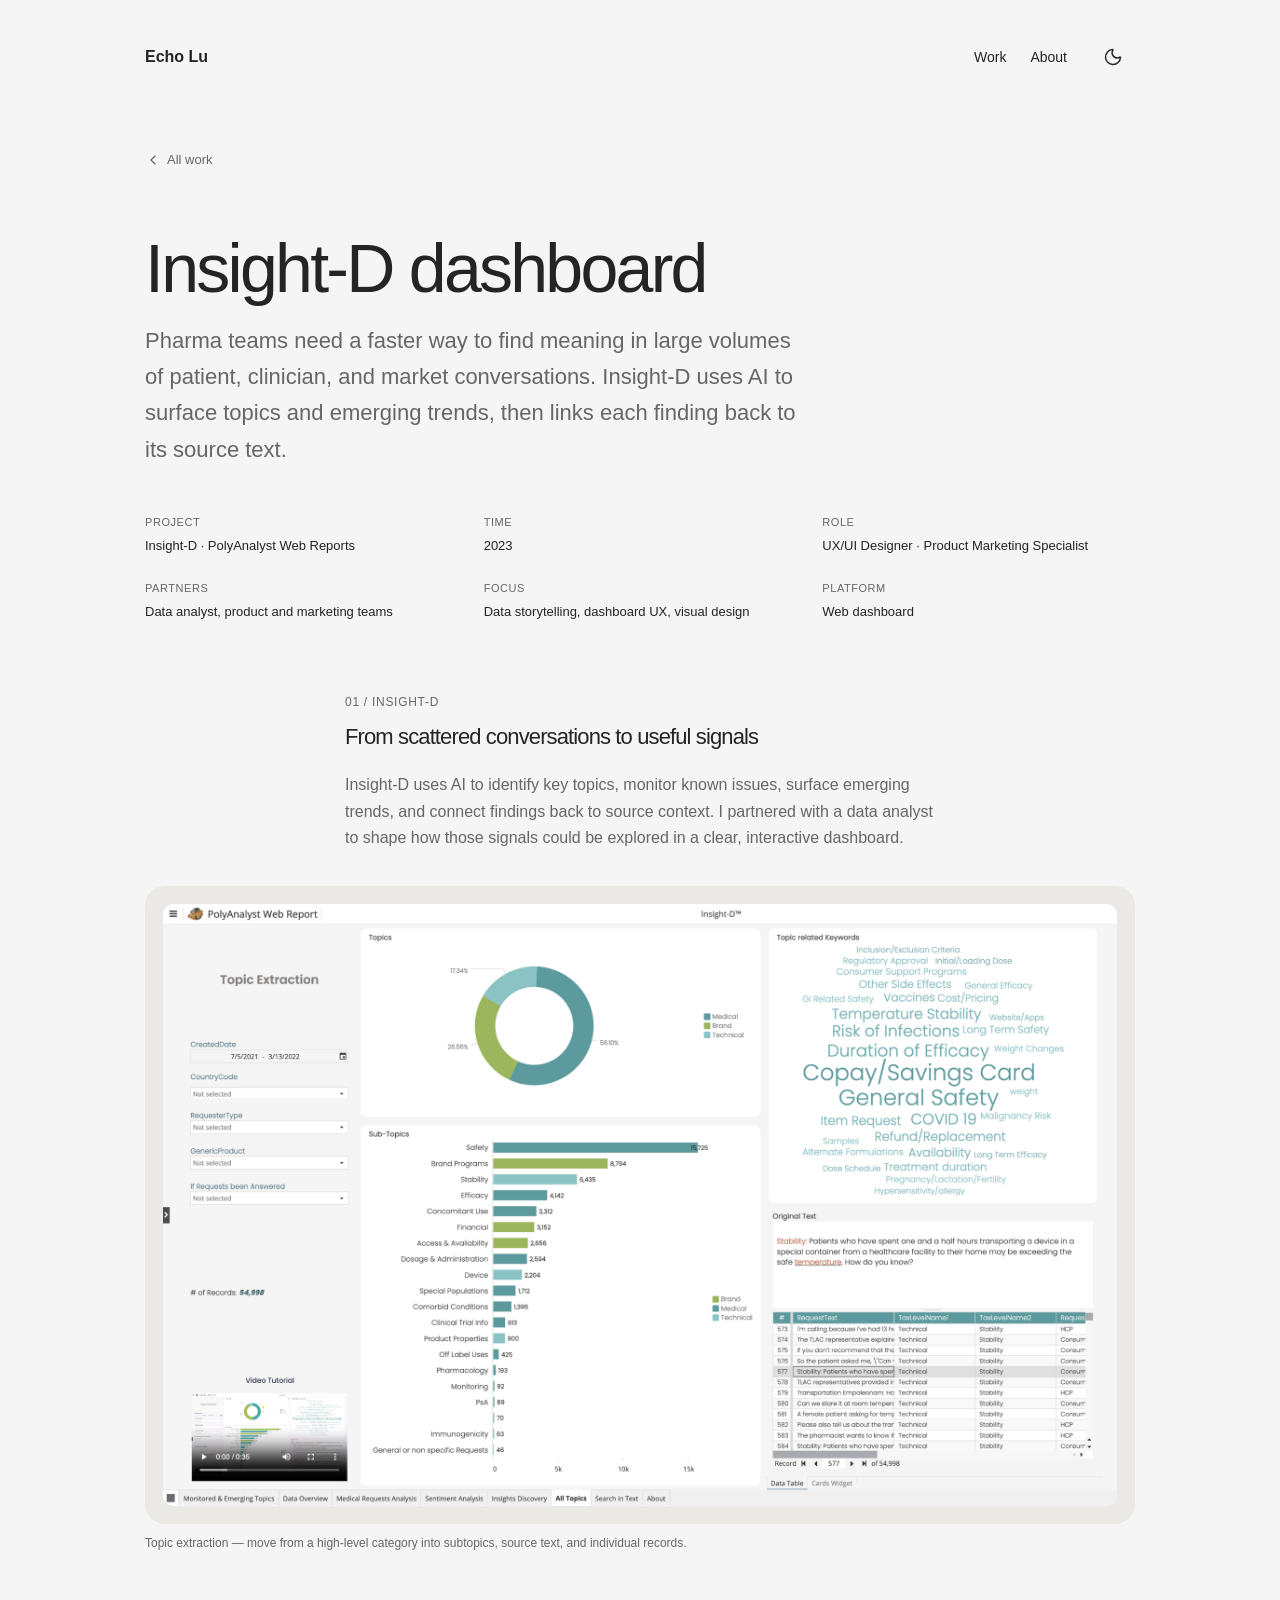
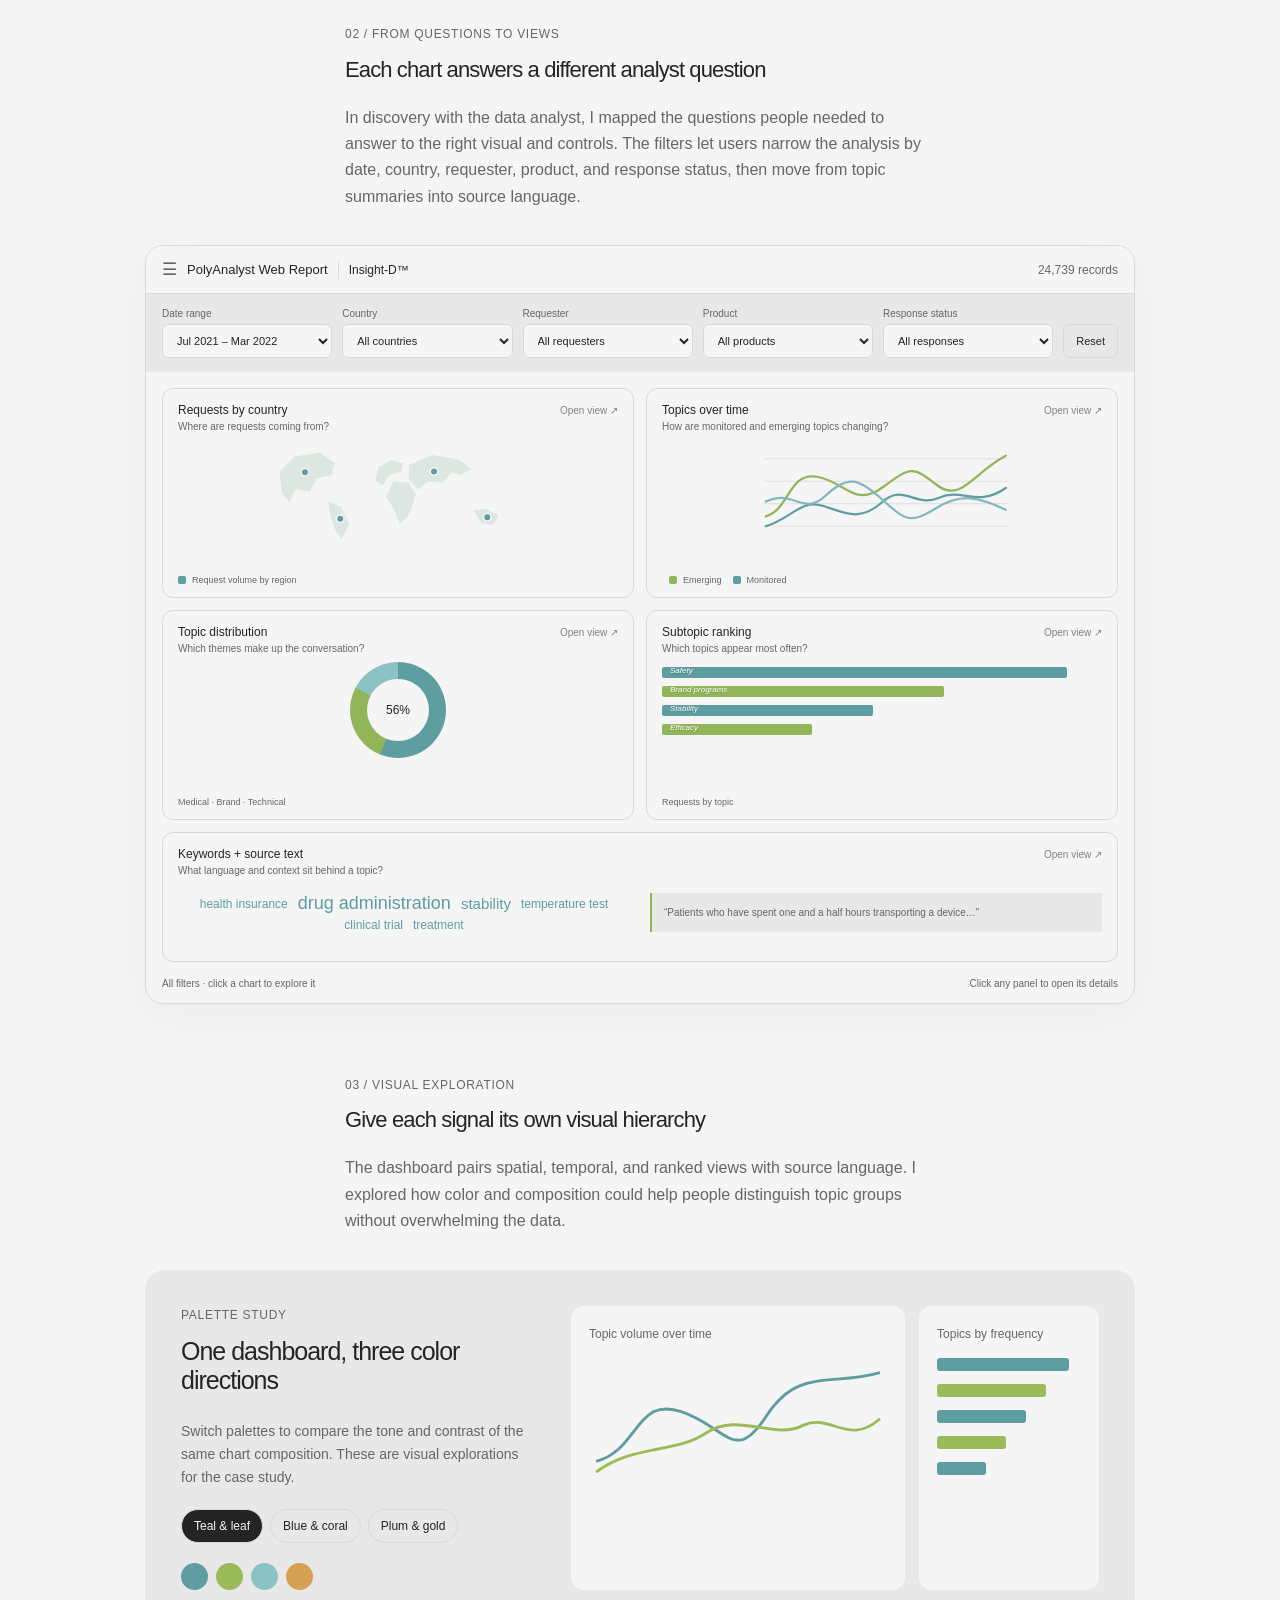
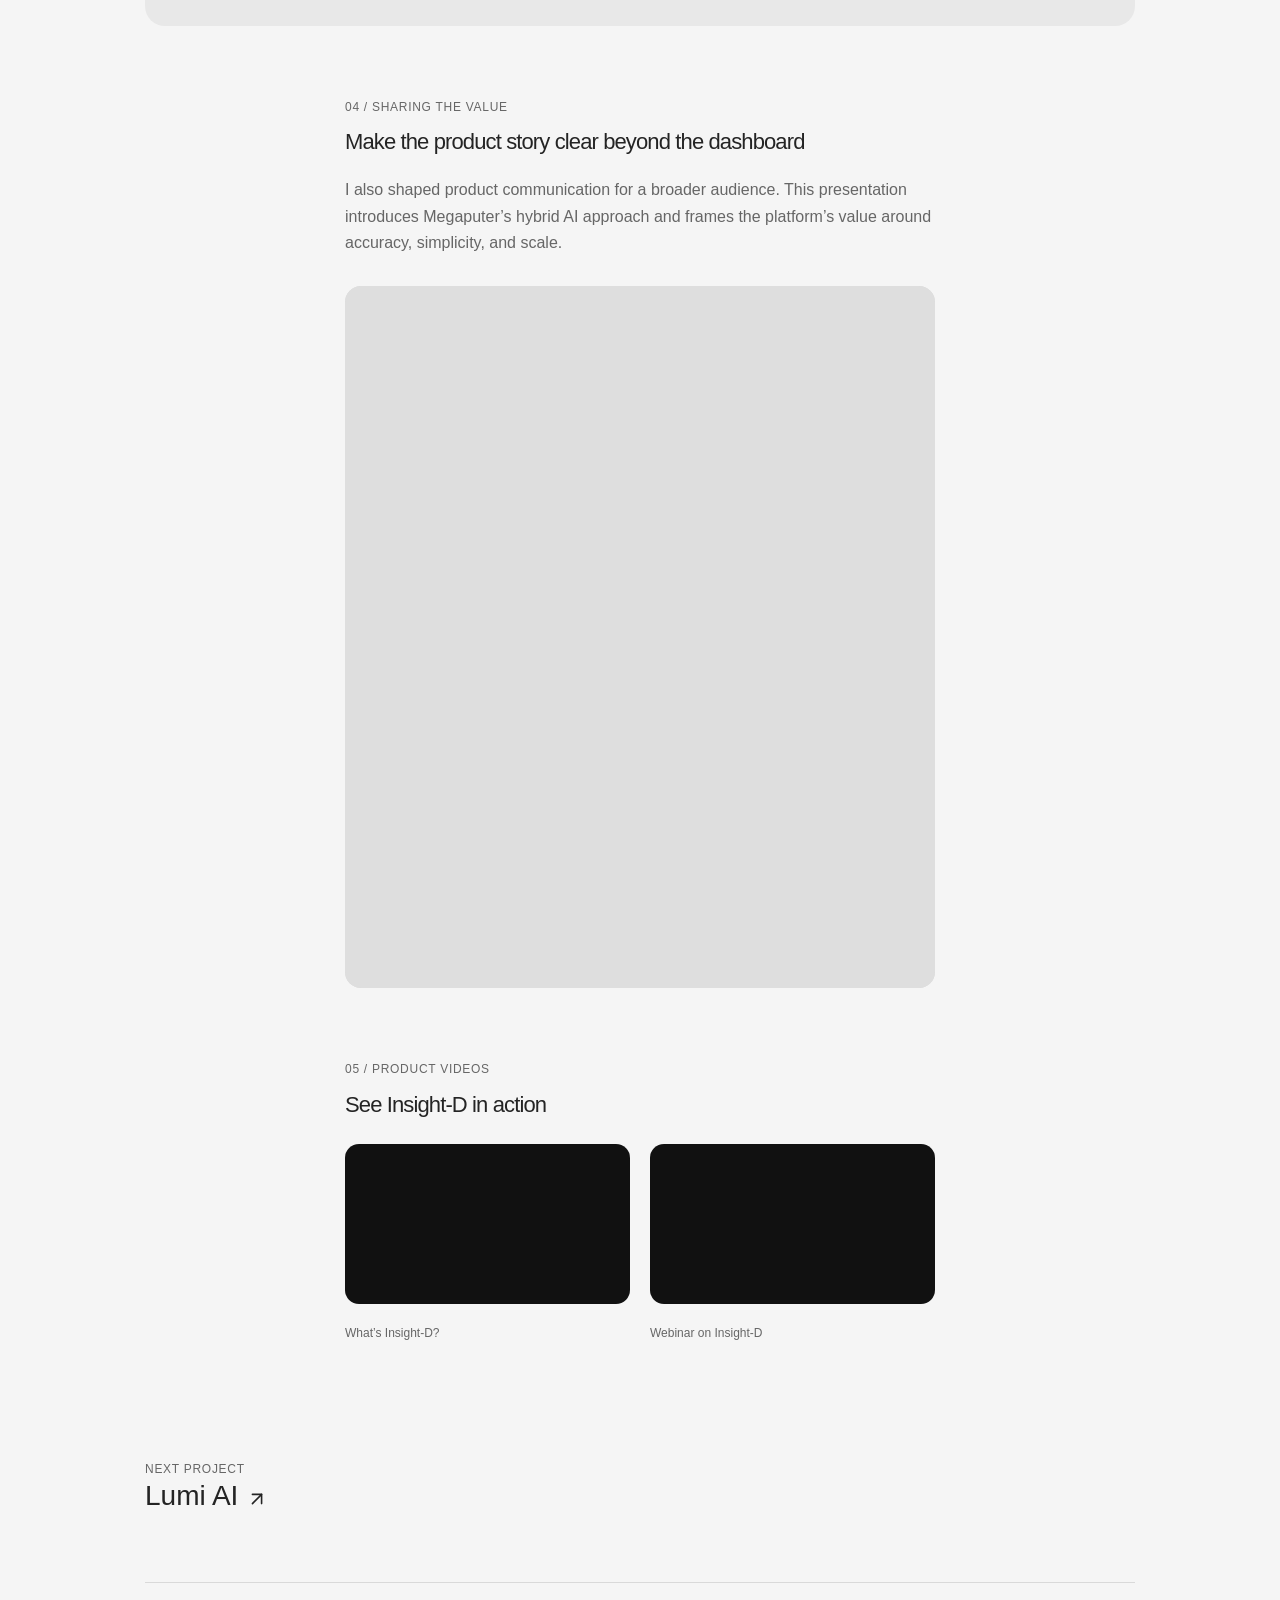
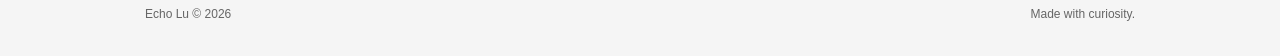
<file: megaputer.html>
<!doctype html><html lang="en"><head><meta charset="utf-8"><meta name="viewport" content="width=device-width,initial-scale=1"><title>Insight-D dashboard — Echo Lu</title><meta name="description" content="Echo Lu, product designer. Selected work in AI, emotional wellbeing, and enterprise software."><style>*{box-sizing:border-box}html{scroll-behavior:smooth}body{margin:0;color:#252525;background:#fafaf8;font-family:Arial,Helvetica,sans-serif;-webkit-font-smoothing:antialiased}a{color:inherit;text-decoration:none}button{font:inherit}a:focus-visible,button:focus-visible{outline:2px solid #386d52;outline-offset:6px}nav{display:flex;gap:26px;font-size:14px}header{display:flex;justify-content:space-between;align-items:center;padding:35px 0}.brand{font-weight:600}.muted,.eyebrow,.meta,figcaption{color:#767673}.eyebrow,.meta,figcaption{font-size:12px;line-height:1.6}.eyebrow{letter-spacing:.06em;text-transform:uppercase}p{line-height:1.65}h1,h2,h3,p{margin-top:0}h1,h2,h3{font-weight:400;letter-spacing:-.04em}h1{font-size:54px;line-height:1.13}h2{font-size:32px}h3{font-size:22px}main{min-height:70vh}.intro{padding:88px 0 82px}.intro p{max-width:510px;color:#6a6a66;font-size:18px}.section-label{display:flex;justify-content:space-between;padding-bottom:20px;border-bottom:1px solid #deded9}.project{display:block;border-bottom:1px solid #deded9;padding:30px 0}.project h2{margin:0 0 9px}.project .arrow{float:right;transition:transform .2s}.project:hover .arrow{transform:translate(4px,-4px)}.project p{max-width:430px;color:#77776f;font-size:14px;margin:8px 0 0}.visual{background:#e9e9e5;display:flex;align-items:center;justify-content:center;color:#94948b;min-height:220px;position:relative;overflow:hidden}.visual span{font-size:12px}.visual:after{content:'↗';position:absolute;right:18px;bottom:14px;font-size:18px;color:#aaa99f}.about{padding:90px 0;max-width:600px}.about p{color:#686862}.about a{border-bottom:1px solid #aaa}footer{border-top:1px solid #deded9;padding:24px 0 35px;display:flex;justify-content:space-between;font-size:12px;color:#81817a}.back{display:inline-block;margin:35px 0 60px;font-size:13px}.case-title{font-size:68px;margin-bottom:16px}.dek{font-size:22px;max-width:660px;color:#73736b}.facts{display:grid;grid-template-columns:repeat(3,1fr);gap:26px;margin:48px 0}.facts dt{font-size:11px;color:#828279;margin-bottom:8px;text-transform:uppercase;letter-spacing:.05em}.facts dd{margin:0;font-size:13px;line-height:1.5}.story{max-width:590px;margin:72px auto 35px}.story p{color:#696962}.case-image{margin:35px 0 0}.case-image .visual{min-height:400px}figcaption{margin-top:10px}.next{display:block;padding:70px 0;font-size:28px}.mark{font-size:22px}.home .tiny{display:none}@media(prefers-reduced-motion:reduce){html{scroll-behavior:auto}*{transition:none!important}}@media(max-width:680px){h1{font-size:38px}.intro{padding:60px 0}.facts{grid-template-columns:1fr 1fr}.case-title{font-size:46px}.dek{font-size:19px}.case-image .visual{min-height:240px}nav{gap:18px}.about{padding:60px 0}header{padding:26px 0}}body{background:#f3f1eb}.wrap{max-width:1250px;margin:auto;padding:0 55px}.intro{padding:100px 0 95px;display:grid;grid-template-columns:1.6fr 1fr;gap:70px}.intro h1{font-family:Georgia,serif;font-size:76px;max-width:750px}.intro .lead{padding-top:65px}.intro .eyebrow{margin-bottom:24px}.project{display:grid;grid-template-columns:1fr 1.5fr;gap:65px;padding:55px 0;align-items:center}.project:nth-child(odd){grid-template-columns:1.5fr 1fr}.project:nth-child(odd) .visual{order:2}.project .visual{min-height:330px;background:#e1dfd8}.project h2{font-family:Georgia,serif;font-size:42px}.project .copy{max-width:420px}.case .wrap{max-width:1100px}.case h1,.case h3{font-family:Georgia,serif}.about{margin-left:40%;max-width:560px}.section-label{padding-top:15px}@media(max-width:680px){.wrap{padding:0 24px}.intro{display:block;padding:60px 0 45px}.intro h1{font-size:48px}.intro .lead{padding:5px 0 0}.project,.project:nth-child(odd){display:flex;flex-direction:column;gap:25px;align-items:stretch}.project:nth-child(odd) .visual{order:0}.project .visual{min-height:230px}.project h2{font-size:34px}.about{margin-left:0}}</style><link rel="icon" type="image/svg+xml" href="favicon.svg"><link rel="stylesheet" href="themes.css"><script src="themes.js"></script></head><body class="case"><div class="wrap"><header><a class="brand" href="index.html">Echo Lu</a><nav aria-label="Main navigation"><a href="index.html#work">Work</a><a href="about.html">About</a><button class="mode-button" type="button" aria-label="Switch to dark mode" aria-pressed="false"><svg aria-hidden="true" focusable="false" class="icon icon-moon"
  xmlns="http://www.w3.org/2000/svg"
  width="24"
  height="24"
  viewBox="0 0 24 24"
  fill="none"
  stroke="currentColor"
  stroke-width="2"
  stroke-linecap="round"
  stroke-linejoin="round"
>
  <path d="M20.985 12.486a9 9 0 1 1-9.473-9.472c.405-.022.617.46.402.803a6 6 0 0 0 8.268 8.268c.344-.215.825-.004.803.401" /></svg></button></nav></header><main><div class="case-actions"><a class="back" href="index.html#work"><svg aria-hidden="true" focusable="false" class="icon icon-chevron-left"
  xmlns="http://www.w3.org/2000/svg"
  width="24"
  height="24"
  viewBox="0 0 24 24"
  fill="none"
  stroke="currentColor"
  stroke-width="2"
  stroke-linecap="round"
  stroke-linejoin="round"
>
  <path d="m15 18-6-6 6-6" /></svg> All work</a></div><h1 class="case-title">Insight-D dashboard</h1><p class="dek">Pharma teams need a faster way to find meaning in large volumes of patient, clinician, and market conversations. Insight-D uses AI to surface topics and emerging trends, then links each finding back to its source text.</p><dl class="facts"><div><dt>Project</dt><dd>Insight-D · PolyAnalyst Web Reports</dd></div><div><dt>Time</dt><dd>2023</dd></div><div><dt>Role</dt><dd>UX/UI Designer · Product Marketing Specialist</dd></div><div><dt>Partners</dt><dd>Data analyst, product and marketing teams</dd></div><div><dt>Focus</dt><dd>Data storytelling, dashboard UX, visual design</dd></div><div><dt>Platform</dt><dd>Web dashboard</dd></div></dl><section class="story"><p class="eyebrow">01 / Insight-D</p><h3>From scattered conversations to useful signals</h3><p>Insight-D uses AI to identify key topics, monitor known issues, surface emerging trends, and connect findings back to source context. I partnered with a data analyst to shape how those signals could be explored in a clear, interactive dashboard.</p></section><figure class="case-image mega-image"><div class="dashboard-frame"><img src="assets/megaputer/topic-extraction.png" alt="Topic extraction dashboard showing topic distribution, related keywords, source text and request records"></div><figcaption>Topic extraction — move from a high-level category into subtopics, source text, and individual records.</figcaption></figure><section class="story" id="insight-views"><p class="eyebrow">02 / From questions to views</p><h3>Each chart answers a different analyst question</h3><p>In discovery with the data analyst, I mapped the questions people needed to answer to the right visual and controls. The filters let users narrow the analysis by date, country, requester, product, and response status, then move from topic summaries into source language.</p></section><div class="insight-workspace" aria-label="Interactive Insight-D dashboard exploration"><div class="workspace-topbar"><div class="workspace-brand"><span class="workspace-menu">☰</span><strong>PolyAnalyst Web Report</strong><span class="workspace-divider"></span><span>Insight-D™</span></div><span class="workspace-records" id="workspace-records">24,739 records</span></div><div class="workspace-filterbar" aria-label="Dashboard filters"><label>Date range<select data-filter="Date"><option value="">Jul 2021 – Mar 2022</option><option>Last 90 days</option><option>All available data</option></select></label><label>Country<select data-filter="Country"><option value="">All countries</option><option>United States</option><option>Brazil</option><option>China</option><option>Australia</option></select></label><label>Requester<select data-filter="Requester"><option value="">All requesters</option><option>Healthcare provider</option><option>Consumer</option></select></label><label>Product<select data-filter="Product"><option value="">All products</option><option>Product A</option><option>Product B</option></select></label><label>Response status<select data-filter="Response status"><option value="">All responses</option><option>Answered</option><option>Unanswered</option></select></label><button type="button" class="workspace-reset" id="workspace-reset">Reset</button></div><div class="workspace-grid" role="group" aria-label="Choose a dashboard analysis to explore"><button type="button" class="workspace-tile" data-view="map" aria-pressed="false"><span class="tile-heading"><b>Requests by country</b><span>Open view ↗</span></span><span class="tile-question">Where are requests coming from?</span><svg class="mini-world" viewBox="0 0 360 140" aria-hidden="true"><path d="M22 42 42 22 76 17 96 31 91 47 72 51 62 69 44 65 35 83 25 70ZM87 82 104 89 115 112 105 132 96 120 90 103ZM154 36 171 27 187 31 184 42 169 47 159 61 150 54ZM174 55 194 57 204 73 195 99 182 112 175 93 164 76ZM195 33 226 20 261 26 278 39 264 46 251 43 240 57 220 55 207 66 194 52ZM281 94 299 92 314 101 307 113 291 111Z"/><circle cx="56" cy="43" r="5"/><circle cx="103" cy="105" r="5"/><circle cx="228" cy="42" r="5"/><circle cx="299" cy="103" r="5"/></svg><span class="tile-legend"><i></i> Request volume by region</span></button><button type="button" class="workspace-tile" data-view="trend" aria-pressed="false"><span class="tile-heading"><b>Topics over time</b><span>Open view ↗</span></span><span class="tile-question">How are monitored and emerging topics changing?</span><svg class="mini-trend" viewBox="0 0 360 140" aria-hidden="true"><path class="gridline" d="M22 25H348M22 55H348M22 85H348M22 115H348"/><path class="trend-a" d="M25 102 C58 91 55 43 93 49 S143 91 181 63 221 35 253 60 302 43 345 21"/><path class="trend-b" d="M25 115 C59 105 72 78 102 88 S151 109 180 83 224 91 256 77 306 91 345 64"/><path class="trend-c" d="M25 82 C61 64 75 103 105 74 S150 52 181 80 218 112 252 91 309 76 345 93"/></svg><span class="tile-legend"><i class="legend-emerging"></i> Emerging <i class="legend-monitored"></i> Monitored</span></button><button type="button" class="workspace-tile" data-view="distribution" aria-pressed="false"><span class="tile-heading"><b>Topic distribution</b><span>Open view ↗</span></span><span class="tile-question">Which themes make up the conversation?</span><span class="tile-donut" aria-hidden="true"><i>56%</i></span><span class="tile-legend">Medical · Brand · Technical</span></button><button type="button" class="workspace-tile" data-view="ranking" aria-pressed="false"><span class="tile-heading"><b>Subtopic ranking</b><span>Open view ↗</span></span><span class="tile-question">Which topics appear most often?</span><span class="tile-bars" aria-hidden="true"><i style="--bar:92%"><b>Safety</b></i><i style="--bar:64%"><b>Brand programs</b></i><i style="--bar:48%"><b>Stability</b></i><i style="--bar:34%"><b>Efficacy</b></i></span><span class="tile-legend">Requests by topic</span></button><button type="button" class="workspace-tile workspace-tile-wide" data-view="language" aria-pressed="false"><span class="tile-heading"><b>Keywords + source text</b><span>Open view ↗</span></span><span class="tile-question">What language and context sit behind a topic?</span><span class="tile-word-cloud" aria-hidden="true"><i>health insurance</i><i>drug administration</i><i>stability</i><i>temperature test</i><i>clinical trial</i><i>treatment</i></span><span class="tile-source">“Patients who have spent one and a half hours transporting a device…”</span></button></div><div class="workspace-status"><span id="workspace-filter-status">All filters · click a chart to explore it</span><span>Click any panel to open its details</span></div><div class="workspace-detail" id="workspace-detail" hidden tabindex="-1" aria-live="polite"></div><div class="workspace-templates" hidden><template data-template-view="map"><div class="detail-heading"><div><span>GEOGRAPHIC VIEW</span><h4>Requests by country</h4><p>Select a region to add it to the dashboard filters.</p></div><strong>24,739 requests</strong></div><div class="detail-map-layout"><svg class="detail-world" viewBox="0 0 600 260" role="img" aria-label="Stylized world map with request activity across North America, South America, Asia, and Australia"><path d="M36 70 67 36 121 27 151 45 141 71 111 78 96 104 67 98 54 125 37 106ZM135 121 158 133 175 174 159 221 146 198 137 160ZM253 62 279 47 303 54 298 72 273 81 260 101 244 89ZM282 92 316 96 333 122 320 171 300 195 288 162 269 127ZM317 55 369 32 428 40 458 60 435 74 414 68 395 90 362 87 340 105 315 82ZM463 152 492 148 516 164 506 184 480 180Z"/><circle cx="91" cy="65" r="9"/><circle cx="153" cy="155" r="8"/><circle cx="391" cy="63" r="10"/><circle cx="491" cy="166" r="7"/></svg><div class="region-buttons"><button type="button" data-region="United States">United States <b>8,420</b></button><button type="button" data-region="Brazil">Brazil <b>3,160</b></button><button type="button" data-region="China">China <b>2,870</b></button><button type="button" data-region="Australia">Australia <b>1,920</b></button></div></div></template><template data-template-view="trend"><div class="detail-heading"><div><span>TREND VIEW</span><h4>Monitored &amp; emerging topics over time</h4><p>Toggle a series to compare how topic volume shifts across the selected period.</p></div><strong>2021 — 2022</strong></div><svg class="detail-trend" viewBox="0 0 720 300" role="img" aria-label="Line chart showing topic volume over time"><path class="chart-grid" d="M58 30H700M58 86H700M58 142H700M58 198H700M58 254H700M58 30V254M218 30V254M378 30V254M538 30V254M700 30V254"/><text x="18" y="258">0</text><text x="10" y="202">100</text><text x="10" y="146">200</text><text x="10" y="90">300</text><text x="10" y="34">400</text><text x="55" y="282">Jul</text><text x="212" y="282">Oct</text><text x="371" y="282">Jan</text><text x="530" y="282">Mar</text><text x="680" y="282">Jun</text><path class="series series-savings" d="M58 170 C118 150 122 73 178 89 S255 157 314 117 378 55 430 89 512 123 558 72 650 43 700 59"/><path class="series series-adverse" d="M58 210 C120 192 138 160 190 175 S270 219 321 191 395 180 445 206 526 172 570 184 652 202 700 177"/><path class="series series-trial" d="M58 232 C112 202 135 218 184 199 S267 207 315 225 383 198 434 217 520 230 558 203 645 213 700 225"/></svg><div class="series-toggles"><button type="button" data-series="savings" aria-pressed="true"><i></i>Savings card</button><button type="button" data-series="adverse" aria-pressed="true"><i></i>Adverse event</button><button type="button" data-series="trial" aria-pressed="true"><i></i>Clinical trial</button></div></template><template data-template-view="distribution"><div class="detail-heading"><div><span>TOPIC BREAKDOWN</span><h4>What kinds of topics are appearing?</h4><p>Choose a category to focus the breakdown.</p></div><strong>54,998 records</strong></div><div class="distribution-detail"><div class="large-donut"><span id="donut-label">Medical<small>56.10%</small></span></div><div class="distribution-options"><button type="button" data-category="Medical" aria-pressed="true"><i></i>Medical <b>56.10%</b></button><button type="button" data-category="Brand" aria-pressed="false"><i></i>Brand <b>26.56%</b></button><button type="button" data-category="Technical" aria-pressed="false"><i></i>Technical <b>17.34%</b></button></div></div></template><template data-template-view="ranking"><div class="detail-heading"><div><span>RANKED TOPICS</span><h4>Most frequent subtopics</h4><p>Choose a row to see the topic count.</p></div><strong>54,998 records</strong></div><div class="rank-detail"><button type="button" data-topic="Safety" data-count="15,725"><span>Safety</span><i style="--bar:100%"></i><b>15,725</b></button><button type="button" data-topic="Brand programs" data-count="8,794"><span>Brand programs</span><i style="--bar:56%"></i><b>8,794</b></button><button type="button" data-topic="Stability" data-count="6,435"><span>Stability</span><i style="--bar:41%"></i><b>6,435</b></button><button type="button" data-topic="Efficacy" data-count="4,142"><span>Efficacy</span><i style="--bar:26%"></i><b>4,142</b></button><button type="button" data-topic="Concomitant use" data-count="3,312"><span>Concomitant use</span><i style="--bar:21%"></i><b>3,312</b></button></div><p class="rank-note" id="rank-note">Choose a topic to inspect its count.</p></template><template data-template-view="language"><div class="detail-heading"><div><span>KEYWORDS &amp; CONTEXT</span><h4>Explore the language behind a topic</h4><p>Select a keyword to see a sample source excerpt.</p></div><strong>Source-linked</strong></div><div class="language-detail"><div class="detail-keywords"><button data-keyword="Stability">stability</button><button data-keyword="Safety">general safety</button><button data-keyword="Savings card">savings card</button><button data-keyword="Temperature">temperature test</button><button data-keyword="Insurance">health insurance</button><button data-keyword="Treatment">treatment duration</button></div><blockquote id="source-excerpt"><b>Stability</b>: Patients who have spent one and a half hours transporting a device in a special container from a healthcare facility to their home may be exceeding the safe temperature. How do you know?</blockquote></div></template></div></div>

<section class="story"><p class="eyebrow">03 / Visual exploration</p><h3>Give each signal its own visual hierarchy</h3><p>The dashboard pairs spatial, temporal, and ranked views with source language. I explored how color and composition could help people distinguish topic groups without overwhelming the data.</p></section><section class="palette-study" data-palette="teal"><div class="palette-copy"><p class="eyebrow">Palette study</p><h3>One dashboard, three color directions</h3><p>Switch palettes to compare the tone and contrast of the same chart composition. These are visual explorations for the case study.</p><div class="palette-options" role="group" aria-label="Choose chart color palette"><button type="button" data-palette-choice="teal" aria-pressed="true">Teal &amp; leaf</button><button type="button" data-palette-choice="blue" aria-pressed="false">Blue &amp; coral</button><button type="button" data-palette-choice="plum" aria-pressed="false">Plum &amp; gold</button></div><div class="swatches" aria-hidden="true"><i></i><i></i><i></i><i></i></div></div><div class="palette-charts"><div class="mini-chart"><span>Topic volume over time</span><svg viewBox="0 0 420 170" role="img" aria-label="Illustrative line chart"><path d="M10 140 C70 125 65 48 130 70 S205 145 250 76 S340 35 410 15"/><path d="M10 155 C65 115 120 130 165 100 S260 110 300 90 S365 120 410 80"/></svg></div><div class="mini-chart"><span>Topics by frequency</span><div class="mini-bars"><i style="--w:92%"></i><i style="--w:76%"></i><i style="--w:62%"></i><i style="--w:48%"></i><i style="--w:34%"></i></div></div></div></section><section class="story"><p class="eyebrow">04 / Sharing the value</p><h3>Make the product story clear beyond the dashboard</h3><p>I also shaped product communication for a broader audience. This presentation introduces Megaputer’s hybrid AI approach and frames the platform’s value around accuracy, simplicity, and scale.</p><div class="pdf-viewer"><iframe src="assets/megaputer/hybrid-ai-presentation.pdf#toolbar=1&amp;navpanes=0&amp;view=FitH" title="Megaputer Hybrid AI presentation PDF" loading="lazy"></iframe></div></section><section class="story mega-videos"><p class="eyebrow">05 / Product videos</p><h3>See Insight-D in action</h3><div class="mega-video-grid"><figure><div class="video-frame"><iframe src="https://www.youtube-nocookie.com/embed/SgwwPFCj4Xs" title="What is Insight-D?" loading="lazy" allow="accelerometer; autoplay; clipboard-write; encrypted-media; gyroscope; picture-in-picture; web-share" allowfullscreen></iframe></div><figcaption>What’s Insight-D?</figcaption></figure><figure><div class="video-frame"><iframe src="https://www.youtube-nocookie.com/embed/QAaGUwGGprY" title="Insight-D webinar" loading="lazy" allow="accelerometer; autoplay; clipboard-write; encrypted-media; gyroscope; picture-in-picture; web-share" allowfullscreen></iframe></div><figcaption>Webinar on Insight-D</figcaption></figure></div></section><a class="next" href="lumi.html"><span class="eyebrow">Next project</span><br>Lumi AI <svg aria-hidden="true" focusable="false" class="icon icon-arrow-up-right"
  xmlns="http://www.w3.org/2000/svg"
  width="24"
  height="24"
  viewBox="0 0 24 24"
  fill="none"
  stroke="currentColor"
  stroke-width="2"
  stroke-linecap="round"
  stroke-linejoin="round"
>
  <path d="M7 7h10v10" />
  <path d="M7 17 17 7" /></svg></a></main><footer><span>Echo Lu © 2026</span><span>Made with curiosity.</span></footer></div></body></html><script>document.querySelectorAll('[data-palette-choice]').forEach(button=>button.addEventListener('click',()=>{const study=document.querySelector('.palette-study');study.dataset.palette=button.dataset.paletteChoice;document.querySelectorAll('[data-palette-choice]').forEach(item=>item.setAttribute('aria-pressed',String(item===button)))}));</script><script>
(()=>{
  const workspace=document.querySelector('.insight-workspace');
  if(!workspace)return;
  const tiles=[...workspace.querySelectorAll('.workspace-tile')];
  const detail=workspace.querySelector('#workspace-detail');
  const status=workspace.querySelector('#workspace-filter-status');
  const records=workspace.querySelector('#workspace-records');
  const filters=[...workspace.querySelectorAll('[data-filter]')];
  const templates=[...workspace.querySelectorAll('[data-template-view]')];
  const updateFilters=()=>{
    const active=filters.filter(filter=>filter.value).map(filter=>`${filter.dataset.filter}: ${filter.value}`);
    status.textContent=active.length?`Filters selected · ${active.join(' · ')}`:'All filters · click a chart to explore it';
    records.textContent=active.length?`${active.length} filter${active.length===1?'':'s'} selected`:'24,739 records';
  };
  filters.forEach(filter=>filter.addEventListener('change',updateFilters));
  workspace.querySelector('#workspace-reset').addEventListener('click',()=>{filters.forEach(filter=>filter.value='');updateFilters()});
  tiles.forEach(tile=>tile.addEventListener('click',()=>{
    const view=tile.dataset.view;
    const wasActive=tile.getAttribute('aria-pressed')==='true';
    tiles.forEach(item=>item.setAttribute('aria-pressed','false'));
    if(wasActive){detail.hidden=true;detail.replaceChildren();return}
    tile.setAttribute('aria-pressed','true');
    const template=templates.find(item=>item.dataset.templateView===view);
    if(!template)return;
    detail.replaceChildren(template.content.cloneNode(true));
    detail.hidden=false;
    detail.focus({preventScroll:true});
    detail.scrollIntoView({behavior:'smooth',block:'nearest'});
  }));
  workspace.addEventListener('click',event=>{
    const region=event.target.closest('[data-region]');
    if(region){const country=filters.find(filter=>filter.dataset.filter==='Country');if(country){country.value=region.dataset.region;updateFilters()}}
    const series=event.target.closest('[data-series]');
    if(series){const active=series.getAttribute('aria-pressed')!=='true';series.setAttribute('aria-pressed',String(active));const line=detail.querySelector(`.series-${series.dataset.series}`);if(line){line.style.opacity=active?'1':'0';line.style.transition='opacity .2s'}}
    const category=event.target.closest('[data-category]');
    if(category){detail.querySelectorAll('[data-category]').forEach(button=>button.setAttribute('aria-pressed',String(button===category)));const values={Medical:'56.10%',Brand:'26.56%',Technical:'17.34%'};const label=detail.querySelector('#donut-label');label.innerHTML=`${category.dataset.category}<small>${values[category.dataset.category]}</small>`}
    const topic=event.target.closest('[data-topic]');
    if(topic){detail.querySelectorAll('[data-topic]').forEach(button=>button.setAttribute('aria-pressed',String(button===topic)));detail.querySelector('#rank-note').textContent=`${topic.dataset.topic} appears in ${topic.dataset.count} requests.`}
    const keyword=event.target.closest('[data-keyword]');
    if(keyword){detail.querySelectorAll('[data-keyword]').forEach(button=>button.setAttribute('aria-pressed',String(button===keyword)));const excerpts={Stability:'Patients who have spent one and a half hours transporting a device in a special container from a healthcare facility to their home may be exceeding the safe temperature. How do you know?',Safety:'A patient asks how to understand the safety information associated with their treatment.', 'Savings card':'A caller asks whether a savings card can be used with their current coverage.',Temperature:'A care team asks how long a device can remain within its safe temperature range.',Insurance:'A patient asks what health insurance options are available for their treatment.',Treatment:'A request asks how long a treatment should continue.'};detail.querySelector('#source-excerpt').innerHTML=`<b>${keyword.dataset.keyword}</b>: ${excerpts[keyword.dataset.keyword]}`}
  });
})();
</script>
</file>
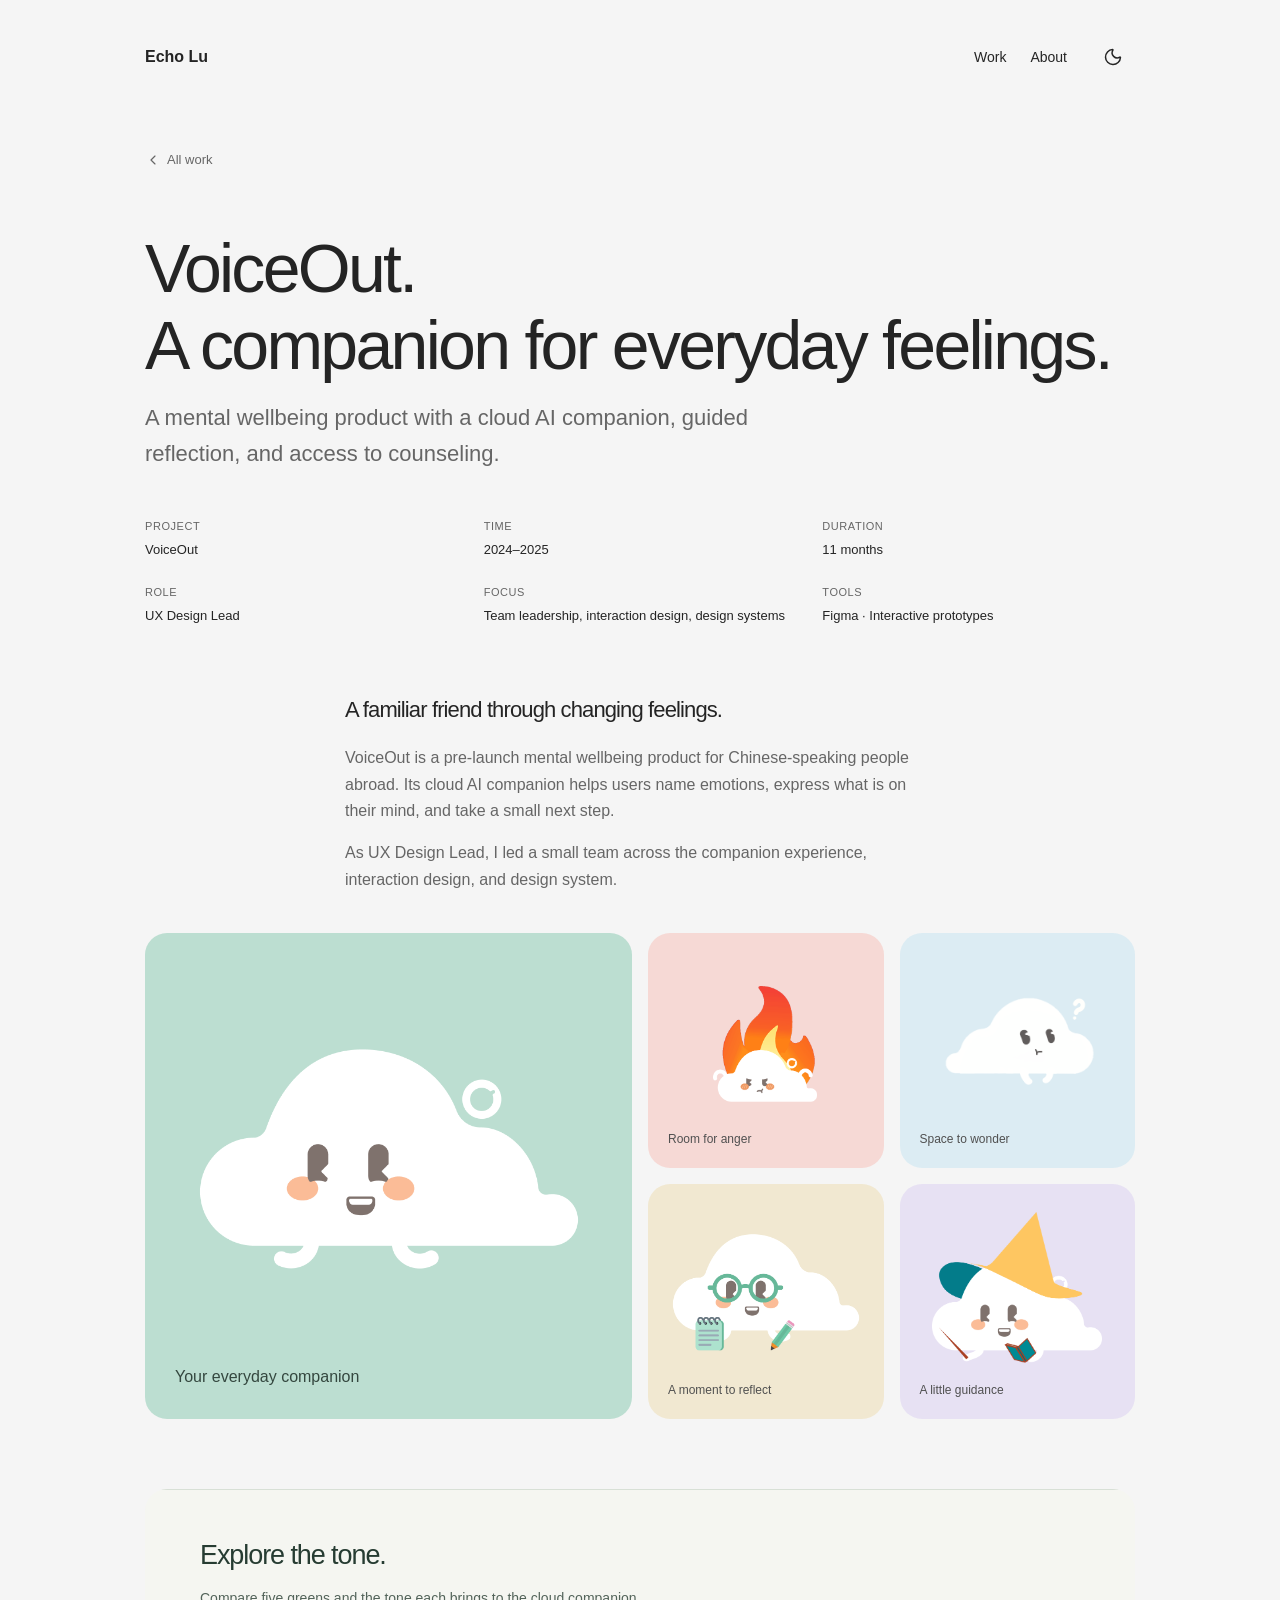
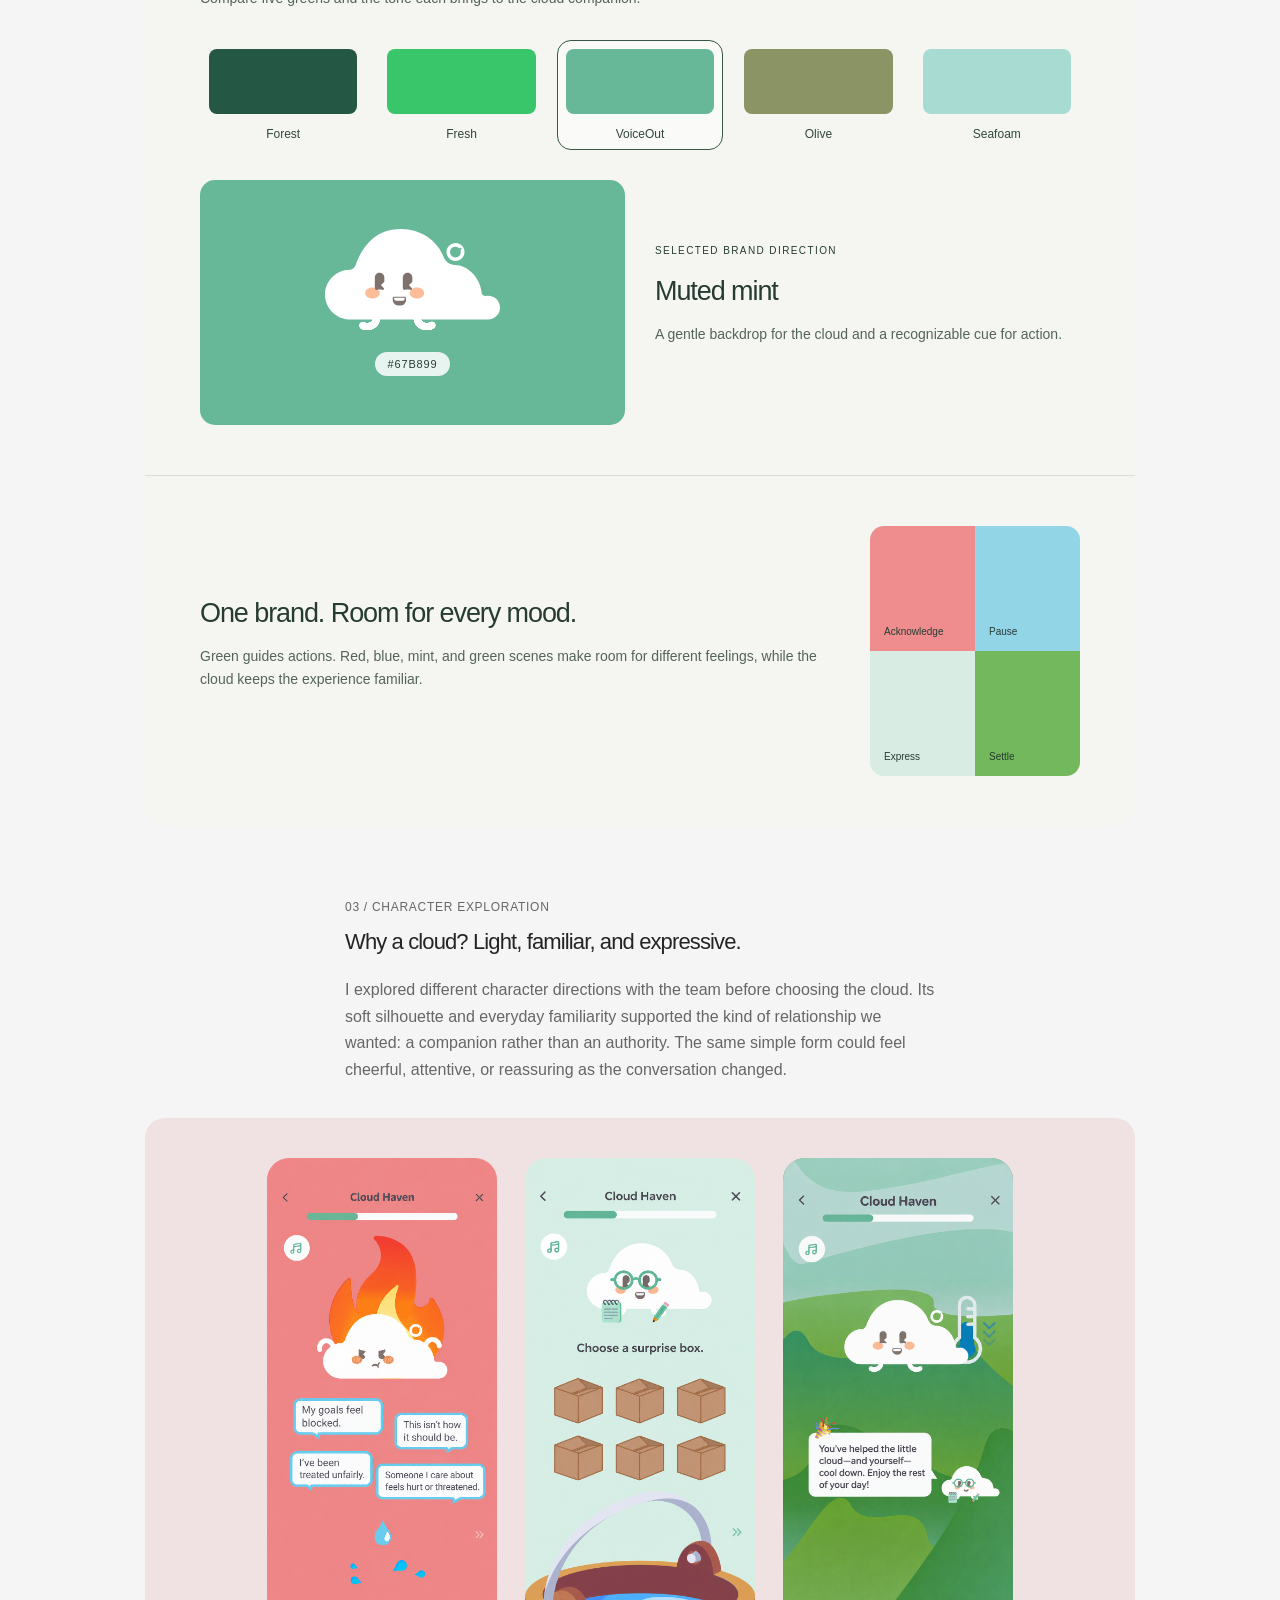
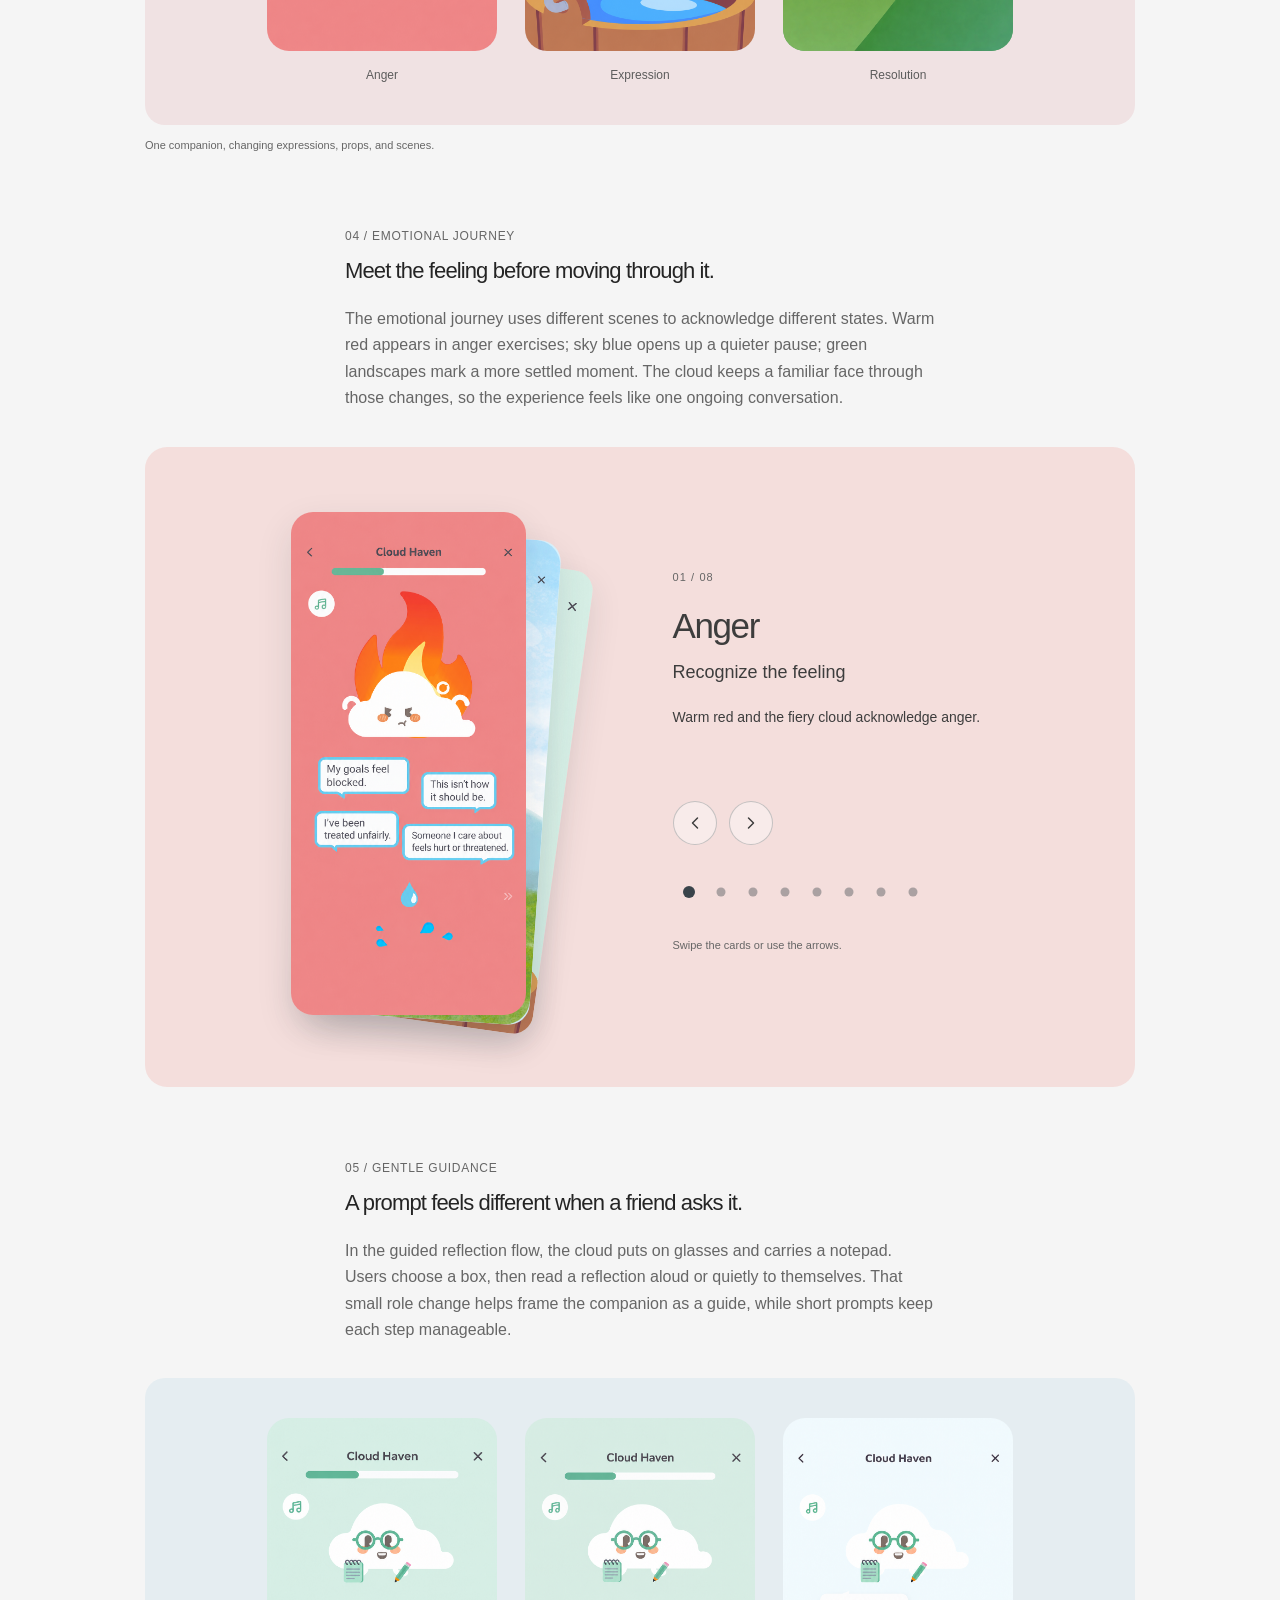
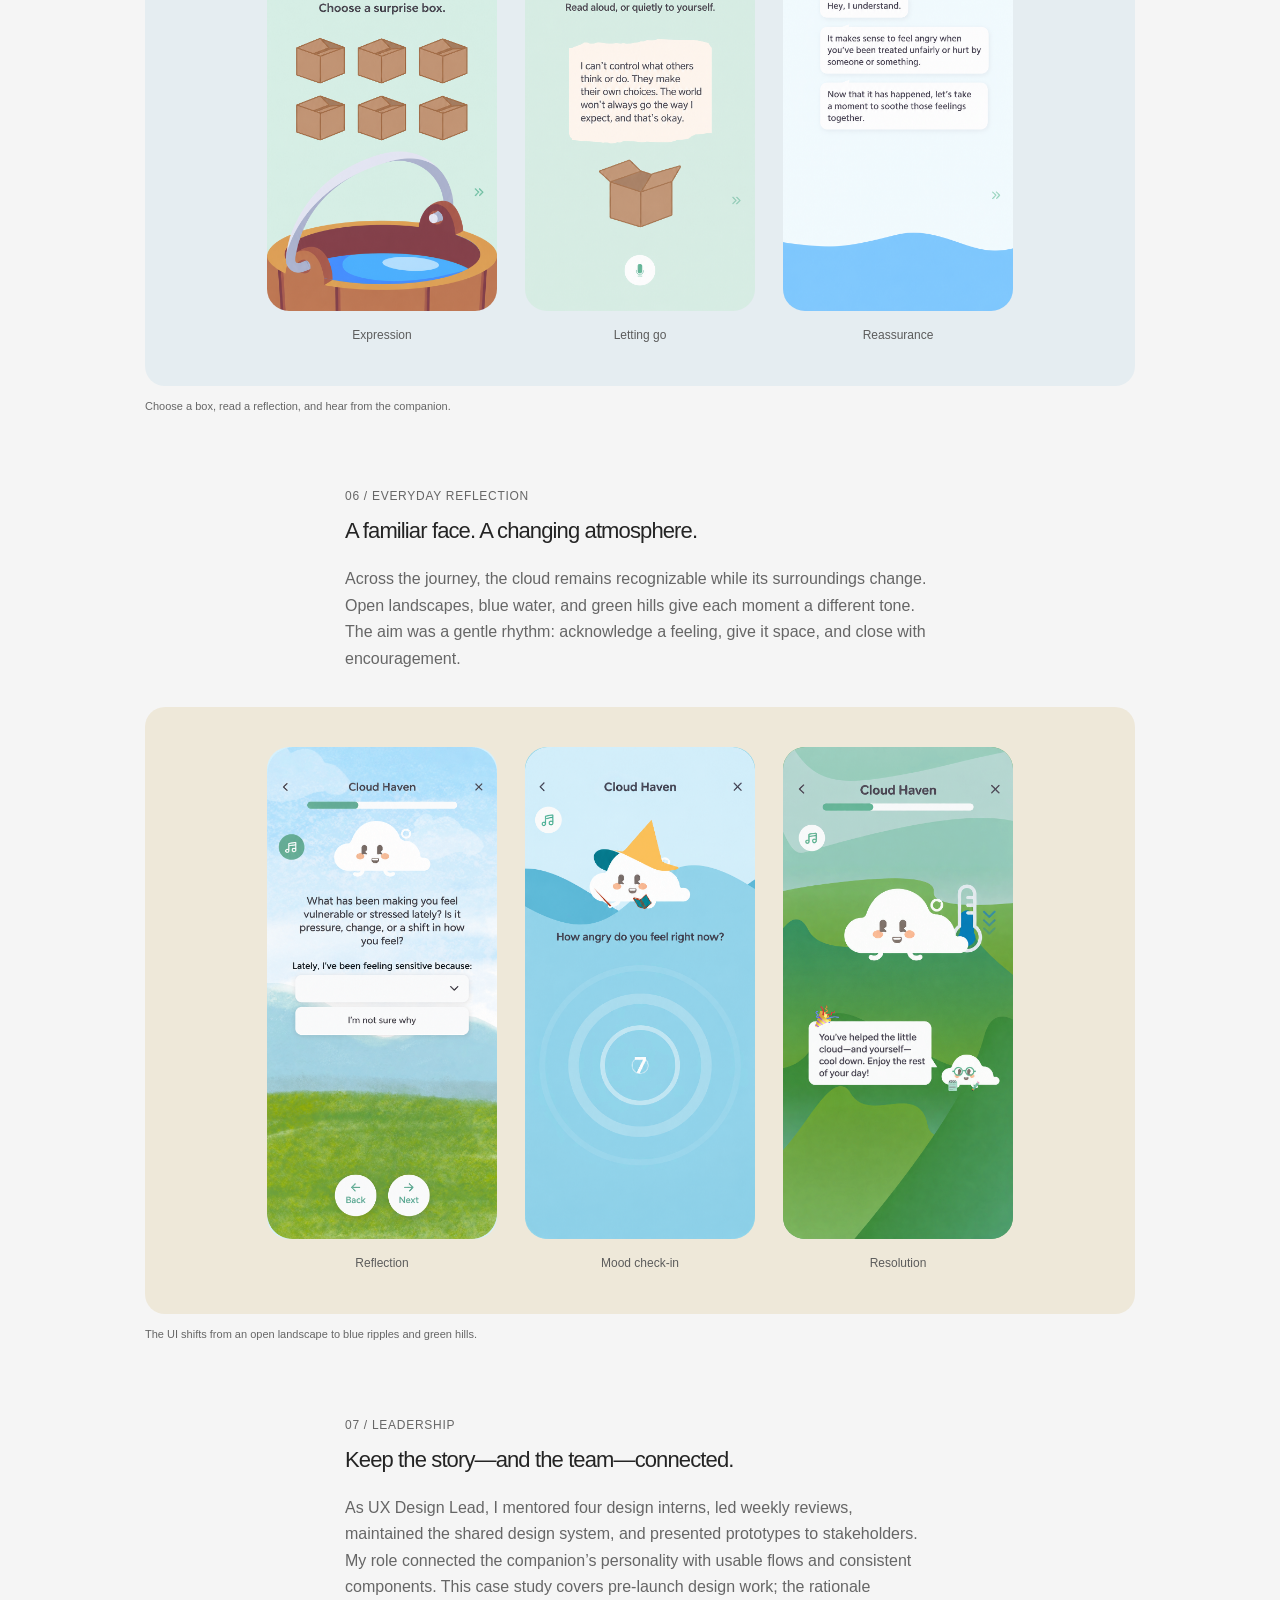
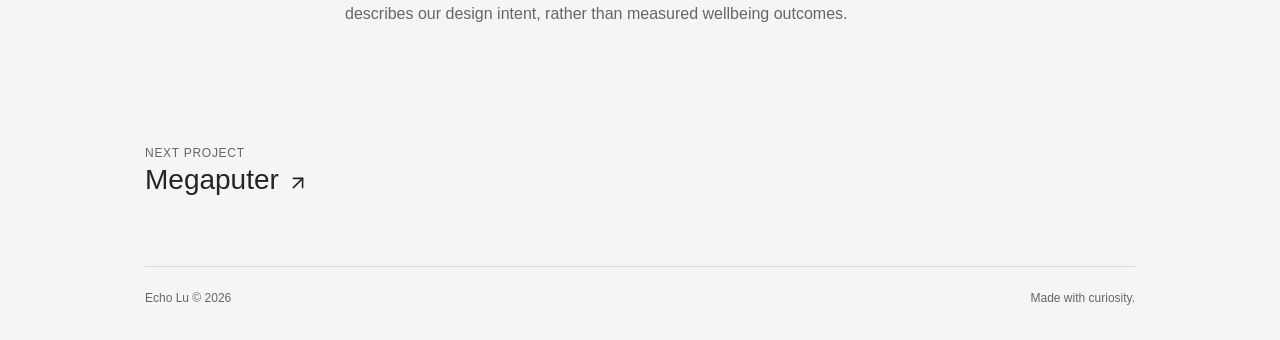
<file: voiceout.html>
<!doctype html><html lang="en"><head><meta charset="utf-8"><meta name="viewport" content="width=device-width,initial-scale=1"><title>VoiceOut — Echo Lu</title><meta name="description" content="Echo Lu, product designer. Selected work in AI, emotional wellbeing, and enterprise software."><style>*{box-sizing:border-box}html{scroll-behavior:smooth}body{margin:0;color:#252525;background:#fafaf8;font-family:Arial,Helvetica,sans-serif;-webkit-font-smoothing:antialiased}a{color:inherit;text-decoration:none}button{font:inherit}a:focus-visible,button:focus-visible{outline:2px solid #386d52;outline-offset:6px}nav{display:flex;gap:26px;font-size:14px}header{display:flex;justify-content:space-between;align-items:center;padding:35px 0}.brand{font-weight:600}.muted,.eyebrow,.meta,figcaption{color:#767673}.eyebrow,.meta,figcaption{font-size:12px;line-height:1.6}.eyebrow{letter-spacing:.06em;text-transform:uppercase}p{line-height:1.65}h1,h2,h3,p{margin-top:0}h1,h2,h3{font-weight:400;letter-spacing:-.04em}h1{font-size:54px;line-height:1.13}h2{font-size:32px}h3{font-size:22px}main{min-height:70vh}.intro{padding:88px 0 82px}.intro p{max-width:510px;color:#6a6a66;font-size:18px}.section-label{display:flex;justify-content:space-between;padding-bottom:20px;border-bottom:1px solid #deded9}.project{display:block;border-bottom:1px solid #deded9;padding:30px 0}.project h2{margin:0 0 9px}.project .arrow{float:right;transition:transform .2s}.project:hover .arrow{transform:translate(4px,-4px)}.project p{max-width:430px;color:#77776f;font-size:14px;margin:8px 0 0}.visual{background:#e9e9e5;display:flex;align-items:center;justify-content:center;color:#94948b;min-height:220px;position:relative;overflow:hidden}.visual span{font-size:12px}.visual:after{content:'↗';position:absolute;right:18px;bottom:14px;font-size:18px;color:#aaa99f}.about{padding:90px 0;max-width:600px}.about p{color:#686862}.about a{border-bottom:1px solid #aaa}footer{border-top:1px solid #deded9;padding:24px 0 35px;display:flex;justify-content:space-between;font-size:12px;color:#81817a}.back{display:inline-block;margin:35px 0 60px;font-size:13px}.case-title{font-size:68px;margin-bottom:16px}.dek{font-size:22px;max-width:660px;color:#73736b}.facts{display:grid;grid-template-columns:repeat(3,1fr);gap:26px;margin:48px 0}.facts dt{font-size:11px;color:#828279;margin-bottom:8px;text-transform:uppercase;letter-spacing:.05em}.facts dd{margin:0;font-size:13px;line-height:1.5}.story{max-width:590px;margin:72px auto 35px}.story p{color:#696962}.case-image{margin:35px 0 0}.case-image .visual{min-height:400px}figcaption{margin-top:10px}.next{display:block;padding:70px 0;font-size:28px}.mark{font-size:22px}.home .tiny{display:none}@media(prefers-reduced-motion:reduce){html{scroll-behavior:auto}*{transition:none!important}}@media(max-width:680px){h1{font-size:38px}.intro{padding:60px 0}.facts{grid-template-columns:1fr 1fr}.case-title{font-size:46px}.dek{font-size:19px}.case-image .visual{min-height:240px}nav{gap:18px}.about{padding:60px 0}header{padding:26px 0}}body{background:#f3f1eb}.wrap{max-width:1250px;margin:auto;padding:0 55px}.intro{padding:100px 0 95px;display:grid;grid-template-columns:1.6fr 1fr;gap:70px}.intro h1{font-family:Georgia,serif;font-size:76px;max-width:750px}.intro .lead{padding-top:65px}.intro .eyebrow{margin-bottom:24px}.project{display:grid;grid-template-columns:1fr 1.5fr;gap:65px;padding:55px 0;align-items:center}.project:nth-child(odd){grid-template-columns:1.5fr 1fr}.project:nth-child(odd) .visual{order:2}.project .visual{min-height:330px;background:#e1dfd8}.project h2{font-family:Georgia,serif;font-size:42px}.project .copy{max-width:420px}.case .wrap{max-width:1100px}.case h1,.case h3{font-family:Georgia,serif}.about{margin-left:40%;max-width:560px}.section-label{padding-top:15px}@media(max-width:680px){.wrap{padding:0 24px}.intro{display:block;padding:60px 0 45px}.intro h1{font-size:48px}.intro .lead{padding:5px 0 0}.project,.project:nth-child(odd){display:flex;flex-direction:column;gap:25px;align-items:stretch}.project:nth-child(odd) .visual{order:0}.project .visual{min-height:230px}.project h2{font-size:34px}.about{margin-left:0}}</style><link rel="icon" type="image/svg+xml" href="favicon.svg"><link rel="stylesheet" href="themes.css"><script src="themes.js"></script></head><body class="case"><div class="wrap"><header><a class="brand" href="index.html">Echo Lu</a><nav aria-label="Main navigation"><a href="index.html#work">Work</a><a href="about.html">About</a><button class="mode-button" type="button" aria-label="Switch to dark mode" aria-pressed="false"><svg aria-hidden="true" focusable="false" class="icon icon-moon"
  xmlns="http://www.w3.org/2000/svg"
  width="24"
  height="24"
  viewBox="0 0 24 24"
  fill="none"
  stroke="currentColor"
  stroke-width="2"
  stroke-linecap="round"
  stroke-linejoin="round"
>
  <path d="M20.985 12.486a9 9 0 1 1-9.473-9.472c.405-.022.617.46.402.803a6 6 0 0 0 8.268 8.268c.344-.215.825-.004.803.401" /></svg></button></nav></header><main><div class="case-actions"><a class="back" href="index.html#work"><svg aria-hidden="true" focusable="false" class="icon icon-chevron-left"
  xmlns="http://www.w3.org/2000/svg"
  width="24"
  height="24"
  viewBox="0 0 24 24"
  fill="none"
  stroke="currentColor"
  stroke-width="2"
  stroke-linecap="round"
  stroke-linejoin="round"
>
  <path d="m15 18-6-6 6-6" /></svg> All work</a></div><h1 class="case-title">VoiceOut.<br>A companion for everyday feelings.</h1><p class="dek">A mental wellbeing product with a cloud AI companion, guided reflection, and access to counseling.</p><dl class="facts"><div><dt>Project</dt><dd>VoiceOut</dd></div><div><dt>Time</dt><dd>2024–2025</dd></div><div><dt>Duration</dt><dd>11 months</dd></div><div><dt>Role</dt><dd>UX Design Lead</dd></div><div><dt>Focus</dt><dd>Team leadership, interaction design, design systems</dd></div><div><dt>Tools</dt><dd>Figma · Interactive prototypes</dd></div></dl><section class="story"><h3>A familiar friend through changing feelings.</h3><p>VoiceOut is a pre-launch mental wellbeing product for Chinese-speaking people abroad. Its cloud AI companion helps users name emotions, express what is on their mind, and take a small next step.</p><p>As UX Design Lead, I led a small team across the companion experience, interaction design, and design system.</p></section><section class="cloud-bento" aria-label="Meet the five VoiceOut cloud characters"><figure class="cloud-tile original"><div class="cloud-tile-art"><img src="assets/voiceout/cloud-original.png" alt="Original smiling VoiceOut cloud companion" loading="lazy"></div><figcaption>Your everyday companion</figcaption></figure><figure class="cloud-tile angry"><div class="cloud-tile-art"><img src="assets/voiceout/cloud-angry.png" alt="Angry cloud with flames" loading="lazy"></div><figcaption>Room for anger</figcaption></figure><figure class="cloud-tile confused"><div class="cloud-tile-art"><img src="assets/voiceout/cloud-confused.png" alt="Confused cloud with a question mark" loading="lazy"></div><figcaption>Space to wonder</figcaption></figure><figure class="cloud-tile notes"><div class="cloud-tile-art"><img src="assets/voiceout/cloud-notes.png" alt="Cloud with glasses, a notepad, and a pencil" loading="lazy"></div><figcaption>A moment to reflect</figcaption></figure><figure class="cloud-tile learning"><div class="cloud-tile-art"><img src="assets/voiceout/cloud-learning.png" alt="Cloud wearing a hat and holding an open book" loading="lazy"></div><figcaption>A little guidance</figcaption></figure></section><section class="green-brand" aria-label="VoiceOut brand color study"><div class="green-study"><h3>Explore the tone.</h3><p class="brand-intro">Compare five greens and the tone each brings to the cloud companion.</p><div class="green-options" role="group" aria-label="Compare green directions"><button type="button" data-green="forest" aria-pressed="false"><span style="background:#245744"></span>Forest</button><button type="button" data-green="vivid" aria-pressed="false"><span style="background:#39C56A"></span>Fresh</button><button type="button" data-green="mint" aria-pressed="true"><span style="background:#67B899"></span>VoiceOut</button><button type="button" data-green="olive" aria-pressed="false"><span style="background:#8A9465"></span>Olive</button><button type="button" data-green="seafoam" aria-pressed="false"><span style="background:#A8DCD2"></span>Seafoam</button></div><div class="green-compare"><div class="green-character"><img src="assets/voiceout/cloud.svg" alt="Original VoiceOut cloud in the selected palette"><span class="green-hex">#67B899</span></div><div class="green-description" aria-live="polite"><span class="brand-kicker green-tag">Selected brand direction</span><h3 class="green-name">Muted mint</h3><p class="green-meaning">A gentle backdrop for the cloud and a recognizable cue for action.</p></div></div></div><div class="brand-balance"><div><h3>One brand. Room for every mood.</h3><p>Green guides actions. Red, blue, mint, and green scenes make room for different feelings, while the cloud keeps the experience familiar.</p></div><div class="mood-color-band" aria-label="Warm red, sky blue, soft mint, and landscape green"><span style="background:#EE8C8E">Acknowledge</span><span style="background:#91D5E7">Pause</span><span style="background:#D8ECE4">Express</span><span style="background:#73B85C">Settle</span></div></div></section><section class="story"><p class="eyebrow">03 / Character exploration</p><h3>Why a cloud? Light, familiar, and expressive.</h3><p>I explored different character directions with the team before choosing the cloud. Its soft silhouette and everyday familiarity supported the kind of relationship we wanted: a companion rather than an authority. The same simple form could feel cheerful, attentive, or reassuring as the conversation changed.</p></section><figure class="original-board character-original"><div class="original-row"><div><div class="localized-screen" style="background:#ee8c8e"><img src="assets/voiceout/card-en-01.png" alt="VoiceOut Figma screen: Anger — English localization" width="857" height="1835" draggable="false" loading="lazy"></div><p class="source-label">Anger</p></div><div><div class="localized-screen" style="background:#d8ece4"><img src="assets/voiceout/card-en-03.png" alt="VoiceOut Figma screen: Expression — English localization" width="857" height="1835" draggable="false" loading="lazy"></div><p class="source-label">Expression</p></div><div><div class="localized-screen" style="background:#58a35e"><img src="assets/voiceout/card-en-06.png" alt="VoiceOut Figma screen: Resolution — English localization" width="857" height="1835" draggable="false" loading="lazy"></div><p class="source-label">Resolution</p></div></div></figure><figcaption class="cloud-caption">One companion, changing expressions, props, and scenes.</figcaption><section class="story"><p class="eyebrow">04 / Emotional journey</p><h3>Meet the feeling before moving through it.</h3><p>The emotional journey uses different scenes to acknowledge different states. Warm red appears in anger exercises; sky blue opens up a quieter pause; green landscapes mark a more settled moment. The cloud keeps a familiar face through those changes, so the experience feels like one ongoing conversation.</p></section><figure class="mood-demo" aria-label="Explore VoiceOut mood screens"><div class="mood-stage"><div class="mood-card" data-mood-index="0"><div class="localized-screen" style="background:#ee8c8e"><img src="assets/voiceout/card-en-01.png" alt="VoiceOut Figma screen: Anger — English localization" width="857" height="1835" draggable="false" loading="lazy"></div></div><div class="mood-card" data-mood-index="1" aria-hidden="true"><div class="localized-screen" style="background:#d7f0fb"><img src="assets/voiceout/card-en-07.png" alt="VoiceOut Figma screen: Reflection — English localization" width="857" height="1835" draggable="false" loading="lazy"></div></div><div class="mood-card" data-mood-index="2" aria-hidden="true"><div class="localized-screen" style="background:#d8ece4"><img src="assets/voiceout/card-en-03.png" alt="VoiceOut Figma screen: Expression — English localization" width="857" height="1835" draggable="false" loading="lazy"></div></div><div class="mood-card" data-mood-index="3" aria-hidden="true"><div class="localized-screen" style="background:#d8ece4"><img src="assets/voiceout/card-en-04.png" alt="VoiceOut Figma screen: Letting go — English localization" width="857" height="1835" draggable="false" loading="lazy"></div></div><div class="mood-card" data-mood-index="4" aria-hidden="true"><div class="localized-screen" style="background:#94d5e8"><img src="assets/voiceout/card-en-08.png" alt="VoiceOut Figma screen: Mood check-in — English localization" width="857" height="1835" draggable="false" loading="lazy"></div></div><div class="mood-card" data-mood-index="5" aria-hidden="true"><div class="localized-screen" style="background:#f1faff"><img src="assets/voiceout/card-en-02.png" alt="VoiceOut Figma screen: Reassurance — English localization" width="857" height="1835" draggable="false" loading="lazy"></div></div><div class="mood-card" data-mood-index="6" aria-hidden="true"><div class="localized-screen" style="background:#ee8c8e"><img src="assets/voiceout/card-en-05.png" alt="VoiceOut Figma screen: Cooling down — English localization" width="857" height="1835" draggable="false" loading="lazy"></div></div><div class="mood-card" data-mood-index="7" aria-hidden="true"><div class="localized-screen" style="background:#58a35e"><img src="assets/voiceout/card-en-06.png" alt="VoiceOut Figma screen: Resolution — English localization" width="857" height="1835" draggable="false" loading="lazy"></div></div></div><div class="mood-explainer"><p class="mood-counter">01 / 08</p><h3 class="mood-title">Anger</h3><p class="mood-subtitle">Recognize the feeling</p><p class="mood-description">Warm red and the fiery cloud acknowledge anger.</p><div class="mood-controls"><button type="button" class="mood-prev" aria-label="Previous mood"><svg aria-hidden="true" focusable="false" class="icon icon-chevron-left"
  xmlns="http://www.w3.org/2000/svg"
  width="24"
  height="24"
  viewBox="0 0 24 24"
  fill="none"
  stroke="currentColor"
  stroke-width="2"
  stroke-linecap="round"
  stroke-linejoin="round"
>
  <path d="m15 18-6-6 6-6" /></svg></button><button type="button" class="mood-next" aria-label="Next mood"><svg aria-hidden="true" focusable="false" class="icon icon-chevron-right"
  xmlns="http://www.w3.org/2000/svg"
  width="24"
  height="24"
  viewBox="0 0 24 24"
  fill="none"
  stroke="currentColor"
  stroke-width="2"
  stroke-linecap="round"
  stroke-linejoin="round"
>
  <path d="m9 18 6-6-6-6" /></svg></button></div><div class="mood-dots" role="group" aria-label="Choose a mood"><button type="button" data-go="0" aria-label="Show Anger" aria-pressed="true"></button><button type="button" data-go="1" aria-label="Show Reflection" aria-pressed="false"></button><button type="button" data-go="2" aria-label="Show Expression" aria-pressed="false"></button><button type="button" data-go="3" aria-label="Show Letting go" aria-pressed="false"></button><button type="button" data-go="4" aria-label="Show Mood check-in" aria-pressed="false"></button><button type="button" data-go="5" aria-label="Show Reassurance" aria-pressed="false"></button><button type="button" data-go="6" aria-label="Show Cooling down" aria-pressed="false"></button><button type="button" data-go="7" aria-label="Show Resolution" aria-pressed="false"></button></div><p class="mood-hint">Swipe the cards or use the arrows.</p><div class="sr-live" aria-live="polite"></div></div></figure><section class="story"><p class="eyebrow">05 / Gentle guidance</p><h3>A prompt feels different when a friend asks it.</h3><p>In the guided reflection flow, the cloud puts on glasses and carries a notepad. Users choose a box, then read a reflection aloud or quietly to themselves. That small role change helps frame the companion as a guide, while short prompts keep each step manageable.</p></section><figure class="original-board writing-original"><div class="original-row"><div><div class="localized-screen" style="background:#d8ece4"><img src="assets/voiceout/card-en-03.png" alt="VoiceOut Figma screen: Expression — English localization" width="857" height="1835" draggable="false" loading="lazy"></div><p class="source-label">Expression</p></div><div><div class="localized-screen" style="background:#d8ece4"><img src="assets/voiceout/card-en-04.png" alt="VoiceOut Figma screen: Letting go — English localization" width="857" height="1835" draggable="false" loading="lazy"></div><p class="source-label">Letting go</p></div><div><div class="localized-screen" style="background:#f1faff"><img src="assets/voiceout/card-en-02.png" alt="VoiceOut Figma screen: Reassurance — English localization" width="857" height="1835" draggable="false" loading="lazy"></div><p class="source-label">Reassurance</p></div></div></figure><figcaption class="cloud-caption">Choose a box, read a reflection, and hear from the companion.</figcaption><section class="story"><p class="eyebrow">06 / Everyday reflection</p><h3>A familiar face. A changing atmosphere.</h3><p>Across the journey, the cloud remains recognizable while its surroundings change. Open landscapes, blue water, and green hills give each moment a different tone. The aim was a gentle rhythm: acknowledge a feeling, give it space, and close with encouragement.</p></section><figure class="original-board continuity-original"><div class="original-row"><div><div class="localized-screen" style="background:#d7f0fb"><img src="assets/voiceout/card-en-07.png" alt="VoiceOut Figma screen: Reflection — English localization" width="857" height="1835" draggable="false" loading="lazy"></div><p class="source-label">Reflection</p></div><div><div class="localized-screen" style="background:#94d5e8"><img src="assets/voiceout/card-en-08.png" alt="VoiceOut Figma screen: Mood check-in — English localization" width="857" height="1835" draggable="false" loading="lazy"></div><p class="source-label">Mood check-in</p></div><div><div class="localized-screen" style="background:#58a35e"><img src="assets/voiceout/card-en-06.png" alt="VoiceOut Figma screen: Resolution — English localization" width="857" height="1835" draggable="false" loading="lazy"></div><p class="source-label">Resolution</p></div></div></figure><figcaption class="cloud-caption">The UI shifts from an open landscape to blue ripples and green hills.</figcaption><section class="story"><p class="eyebrow">07 / Leadership</p><h3>Keep the story—and the team—connected.</h3><p>As UX Design Lead, I mentored four design interns, led weekly reviews, maintained the shared design system, and presented prototypes to stakeholders. My role connected the companion’s personality with usable flows and consistent components. This case study covers pre-launch design work; the rationale describes our design intent, rather than measured wellbeing outcomes.</p></section><a class="next" href="megaputer.html"><span class="eyebrow">Next project</span><br>Megaputer <svg aria-hidden="true" focusable="false" class="icon icon-arrow-up-right"
  xmlns="http://www.w3.org/2000/svg"
  width="24"
  height="24"
  viewBox="0 0 24 24"
  fill="none"
  stroke="currentColor"
  stroke-width="2"
  stroke-linecap="round"
  stroke-linejoin="round"
>
  <path d="M7 7h10v10" />
  <path d="M7 17 17 7" /></svg></a></main><footer><span>Echo Lu © 2026</span><span>Made with curiosity.</span></footer></div><script src="mood-cards.js"></script><script src="green-study.js"></script></body></html>
</file>
<file: themes.css>
html{--bg:#f6f1e7;--ink:#302c27;--muted:#71685d;--line:#d9d0c1;--panel:#e9e1d4;--hero:#eee2ce;--heading:Georgia,'Times New Roman',serif;--body:Arial,Helvetica,sans-serif}html[data-look="slate"]{--bg:#f0f3f5;--ink:#1f2b34;--muted:#5c6b76;--line:#d2dbe1;--panel:#e0e6eb;--hero:#e4e9ed;--heading:Arial,Helvetica,sans-serif;--body:Arial,Helvetica,sans-serif}html[data-look="sage"]{--bg:#edf1e7;--ink:#29382c;--muted:#5c6d5e;--line:#ced7c7;--panel:#dfe6d7;--hero:#e4e7d6;--heading:Palatino,'Palatino Linotype','Book Antiqua',Georgia,serif;--body:'Trebuchet MS',Arial,sans-serif}html[data-mode="dark"]{--bg:#201e1b;--ink:#f1e8da;--muted:#b8ae9e;--line:#494238;--panel:#302b25;--hero:#383025}html[data-look="slate"][data-mode="dark"]{--bg:#141c24;--ink:#e6eef5;--muted:#a2b2c0;--line:#344352;--panel:#22303d;--hero:#25313c}html[data-look="sage"][data-mode="dark"]{--bg:#19241e;--ink:#e5ecdc;--muted:#a5b7a5;--line:#3a4c3f;--panel:#29382c;--hero:#344032}body{background:var(--bg);color:var(--ink);font-family:var(--body)}.intro h1,.project h2,.case h1,.case h3{font-family:var(--heading)}html[data-look="slate"] .intro h1{font-size:70px;letter-spacing:-.065em}html[data-look="sage"] .intro h1{letter-spacing:-.045em}.intro p,.project p,.about p,.story p,.dek,.muted,.eyebrow,.meta,figcaption,footer{color:var(--muted)}.section-label,.project,footer{border-color:var(--line)}.project .visual,.visual{background:var(--panel);color:var(--muted)}.lumi-cover,.lumi-hero{background:var(--hero)!important}.brand span{color:var(--muted)!important}.display-controls{display:flex;align-items:center;gap:12px;margin-left:auto;margin-right:28px}.look-picker,.mode-button{border:1px solid var(--line);background:transparent;color:var(--ink);border-radius:30px;padding:9px 13px;font:inherit;font-size:12px;cursor:pointer}.look-picker option{background:var(--bg);color:var(--ink)}.mode-button:hover{background:var(--panel)}.mode-button{min-width:88px}a:focus-visible,button:focus-visible,select:focus-visible{outline:2px solid var(--ink);outline-offset:4px}header{gap:24px}.look-caption{font-size:11px;color:var(--muted);letter-spacing:.07em;text-transform:uppercase;margin-top:12px}@media(max-width:680px){header{flex-wrap:wrap;gap:18px}.display-controls{order:3;width:100%;margin:0;justify-content:space-between}header nav{margin-left:auto}html[data-look="slate"] .intro h1{font-size:44px}.look-picker{flex:1}}.voice-gallery{display:grid;grid-template-columns:repeat(2,minmax(0,1fr));gap:32px;background:var(--panel);padding:40px;border-radius:16px;margin:40px 0}.voice-gallery figure{margin:0;text-align:center}.voice-gallery img{display:block;max-width:100%;width:auto;height:530px;object-fit:contain;margin:auto}.voice-gallery figcaption{margin-top:16px;text-align:left}.voice-system img{height:470px}.about{margin:0;max-width:none;padding:100px 0}.about-intro{max-width:700px;margin-bottom:65px}.about-intro h2{font-family:var(--heading);font-size:42px;line-height:1.2}.cv-group{margin:45px 0}.cv-group>h3{font-size:13px;letter-spacing:.07em;text-transform:uppercase;color:var(--muted);margin-bottom:20px}.cv-row{display:grid;grid-template-columns:170px 1fr;gap:35px;padding:22px 0;border-top:1px solid var(--line)}.cv-date{font-size:13px;color:var(--muted);font-variant-numeric:tabular-nums}.cv-row h4{font-size:17px;font-weight:400;margin:0 0 7px;letter-spacing:-.02em}.cv-row p{margin:0;font-size:14px;color:var(--muted)}.cv-row .cv-note{margin-top:7px;font-size:12px}.about-connect{font-size:14px}@media(max-width:680px){.voice-gallery{padding:20px;gap:18px}.voice-gallery img{height:auto;width:100%}.cv-row{grid-template-columns:95px 1fr;gap:20px}.about-intro h2{font-size:32px}}.about-summary{max-width:700px;padding:75px 0 90px}.about-summary h2{font-family:var(--heading);font-size:38px}.about-summary p:not(.eyebrow){max-width:590px}.about-actions{display:flex;gap:12px;flex-wrap:wrap;margin-top:28px}.about-actions .action-button{display:inline-block;border:1px solid var(--line);padding:12px 19px;border-radius:30px;font-size:13px;text-decoration:none;transition:background .2s,transform .2s}.action-button.primary{background:var(--ink);color:var(--bg);border-color:var(--ink)}.action-button:hover{transform:translateY(-2px);background:var(--panel)}.action-button.primary:hover{background:var(--ink);opacity:.85}.about-full{max-width:900px;margin:auto;padding:70px 0 90px}.about-full .about-intro{max-width:650px;margin-bottom:60px}.about-full h1{font-family:var(--heading);font-size:60px}.about-page nav [aria-current]{text-decoration:underline;text-underline-offset:5px}.project .visual{transition:background .25s}.project .visual:after{content:none}.project .visual img{transition:transform .4s cubic-bezier(.2,.65,.3,1);transform-origin:center}.project:hover .visual img,.project:focus-visible .visual img{transform:scale(1.065) rotate(-1.3deg)}.project:hover .visual:not(:has(img)),.project:focus-visible .visual:not(:has(img)){background:var(--line)}.project .visual>span{transition:transform .35s}.project:hover .visual>span{transform:scale(1.05)}@media(max-width:680px){.about-full{padding:40px 0 70px}.about-full h1{font-size:42px}.about-summary h2{font-size:32px}.about-actions{gap:10px}}@media(prefers-reduced-motion:reduce){.project:hover .visual img,.project:focus-visible .visual img,.action-button:hover{transform:none}}.cloud-board{margin:35px 0 12px;padding:48px;background:#e8f2ed;border-radius:20px;color:#33483f;overflow:hidden}.cloud-board p{color:#52685d}.cloud-board .board-label{font-size:11px;letter-spacing:.12em;text-transform:uppercase;margin-bottom:25px}.cloud-board h3{font-family:Arial,sans-serif!important;font-size:24px;letter-spacing:-.03em}.cloud-hero{display:grid;grid-template-columns:1fr 1fr;align-items:center;gap:30px;min-height:330px}.cloud-art{display:block;width:240px;max-width:100%;height:auto;margin:30px auto}.cloud-art.guide{width:180px;border-radius:12px}.cloud-word{font-family:var(--heading);font-size:55px;line-height:1.1;letter-spacing:-.04em}.cloud-strip{display:grid;grid-template-columns:repeat(3,1fr);gap:25px}.cloud-strip>div{text-align:center;padding:25px 10px}.cloud-strip .cloud-art{width:150px}.cloud-strip h4{font-size:15px;font-weight:400;margin-bottom:8px}.cloud-strip p{font-size:12px;line-height:1.5;margin:0}.cloud-palette{display:grid;grid-template-columns:1.2fr 1fr;gap:35px}.swatch-main{height:180px;border-radius:14px;background:#67b899;display:flex;align-items:flex-end;padding:22px;color:#153e2c;font-size:15px}.swatch-row{display:flex;height:55px;margin-top:12px;border-radius:10px;overflow:hidden}.swatch-row span{flex:1}.cta-examples{display:flex;flex-direction:column;justify-content:center;gap:18px;align-items:stretch}.sample-cta{border:0;padding:16px 25px;background:#67b899;border-radius:30px;color:#153e2c;text-align:center;font-size:14px;font-weight:600}.sample-cta.outline{background:transparent;border:1px solid #67b899}.sample-cta small{font-weight:400;font-size:11px}.phone-row{display:flex;gap:28px;justify-content:center;align-items:flex-start}.en-screen{width:270px;flex:0 1 270px;min-height:520px;background:#f1faf6;border-radius:28px;padding:22px 20px;box-shadow:0 10px 35px #25452d12;color:#33483f;overflow:hidden;position:relative;font-family:Arial,sans-serif}.en-screen.blue{background:#e0f4ff}.en-screen.rose{background:#f9d7d6}.en-screen .screen-top{display:flex;justify-content:space-between;font-size:12px;margin:0 0 18px}.en-screen .progress{height:5px;background:#fff;border-radius:5px;margin:0 16px 25px}.progress:before{content:'';display:block;width:40%;height:100%;background:#67b899;border-radius:5px}.en-screen .cloud-art{width:155px;margin:25px auto}.en-screen .cloud-art.guide{width:155px}.en-screen h4{font-weight:400;font-size:18px;line-height:1.35;text-align:center;margin:18px 0}.en-screen p{font-size:12px;line-height:1.6;text-align:center}.screen-bubble{background:#fff;border-radius:15px;padding:16px;font-size:13px;line-height:1.55;margin:14px 0}.note-grid{display:grid;grid-template-columns:repeat(3,1fr);gap:12px;margin-top:25px}.note-grid span{aspect-ratio:1;background:#f4e5cd;border-radius:3px;box-shadow:0 4px 8px #33483f10}.note-grid span:nth-child(2n){background:#c9e5ed}.en-screen .sample-cta{padding:13px;font-size:12px;margin-top:25px}.breath-rings{margin:25px auto;border:2px solid #ffffff99;width:170px;height:170px;border-radius:50%;display:grid;place-items:center;outline:18px solid #ffffff35}.breath-rings span{border:2px solid #ffffff99;width:110px;height:110px;border-radius:50%;display:grid;place-items:center;font-size:24px}.cloud-calendar{display:grid;grid-template-columns:repeat(7,1fr);gap:7px;font-size:10px;text-align:center;margin:22px 0}.cloud-calendar span{padding:7px 0;background:#d8eee3;border-radius:50%}.cloud-calendar span:nth-child(4n){background:#c5e1ee}.cloud-calendar span:nth-child(5n){background:#f2d6a4}.mood-chips{display:flex;flex-wrap:wrap;gap:8px;margin-top:25px}.mood-chips span{padding:9px 12px;border-radius:20px;background:#fff;font-size:12px}.stage-path{display:flex;justify-content:space-between;gap:14px;align-items:center;margin-top:30px}.stage-path span{font-size:12px;background:white;padding:14px 20px;border-radius:25px}.cloud-caption{margin:0 0 55px;color:var(--muted);font-size:11px;line-height:1.6}.cloud-cover{background:#e8f2ed!important}.cloud-cover img{width:220px!important;height:auto!important;max-height:220px;padding:0!important;margin:auto}.cloud-board .criteria{display:grid;grid-template-columns:repeat(3,1fr);gap:24px}.criteria div{border-top:1px solid #bdd1c4;padding-top:18px}.criteria strong{font-size:13px;font-weight:500}.criteria p{font-size:12px;margin-top:10px}@media(max-width:680px){.cloud-board{padding:25px 18px}.cloud-hero,.cloud-palette{grid-template-columns:1fr}.cloud-word{font-size:38px}.phone-row{gap:14px;flex-wrap:wrap}.en-screen{flex:1 1 240px;max-width:320px}.cloud-strip{gap:8px}.cloud-strip>div{padding:10px 0}.cloud-strip .cloud-art{width:90px}.cloud-board .criteria{grid-template-columns:1fr}.stage-path{flex-wrap:wrap}.stage-path span{padding:10px 14px}.cloud-art{width:190px}}.home .intro h1,html[data-look="slate"] .home .intro h1{font-size:clamp(38px,4.8vw,64px);line-height:1.12;letter-spacing:-.045em}.home .intro .lead{padding-top:8px}.home .intro{align-items:start}@media(max-width:680px){.home .intro .lead{padding-top:8px}}.original-board{margin:35px 0 12px;padding:40px;background:#eeeae4;border-radius:20px;overflow:hidden}.original-row{display:flex;justify-content:center;gap:28px;align-items:flex-start}.original-row>div{flex:0 1 230px;min-width:0}.source-screen{position:relative;width:100%;aspect-ratio:var(--source-w)/var(--source-h);overflow:hidden;border-radius:22px;background:transparent;user-select:none}.source-screen img{position:absolute;max-width:none!important;width:calc(2047 / var(--source-w)*100%);height:auto;left:calc(-1*var(--source-x)/var(--source-w)*100%);top:calc(-1*var(--source-y)/var(--source-h)*100%);pointer-events:none}.source-label{font-size:12px;color:#5c5b57;margin:15px 0 0;text-align:center}.cloud-intro-art{display:flex;align-items:center;justify-content:center;gap:70px;background:#f4e9d4;padding:65px 30px}.cloud-intro-art>img{width:220px;max-width:40%;height:auto}.cloud-intro-art>img+img{border-radius:14px}.palette-original{background:white;padding:30px}.palette-original img{display:block;width:100%;height:auto}.character-original{background:#f0e2e3}.writing-original{background:#e5edf1}.continuity-original{background:#eee8d9}.mood-demo{display:grid;grid-template-columns:1fr 1fr;align-items:center;gap:65px;background:#f4dedc;color:#39434a;padding:65px;border-radius:22px;margin:35px 0 12px;transition:background .4s;overflow:hidden}.mood-stage{position:relative;width:235px;height:510px;margin:auto;touch-action:pan-y;cursor:grab}.mood-card{position:absolute;width:100%;left:0;top:0;border-radius:22px;box-shadow:0 14px 35px #243a4120;transition:transform .4s,opacity .3s;transform-origin:50% 90%;pointer-events:none}.mood-card .source-screen{border-radius:22px}.mood-explainer{position:relative;z-index:12}.mood-counter{font-size:11px;letter-spacing:.1em;color:#64696d}.mood-explainer h3{font-family:Arial,sans-serif!important;font-size:35px;margin:20px 0 12px}.mood-subtitle{font-size:18px}.mood-description{font-size:14px;line-height:1.65;min-height:70px}.mood-controls{display:flex;gap:12px;margin:25px 0}.mood-controls button{border:1px solid #77838566;background:#ffffff65;color:#39434a;border-radius:50%;width:44px;height:44px;cursor:pointer;font-size:19px}.mood-controls button:hover{background:#fff}.mood-dots{display:flex;gap:10px}.mood-dots button{width:9px;height:9px;padding:0;border:0;border-radius:50%;background:#39434a45;cursor:pointer}.mood-dots button[aria-pressed="true"]{background:#39434a;transform:scale(1.3)}.mood-hint{font-size:11px;margin-top:22px;color:#64696d}.sr-live{position:absolute;width:1px;height:1px;overflow:hidden;clip-path:inset(50%)}@media(max-width:680px){.original-board{padding:22px 15px}.original-row{gap:12px}.source-screen{border-radius:13px}.cloud-intro-art{gap:25px;padding:45px 20px}.mood-demo{grid-template-columns:1fr;padding:40px 25px;gap:35px}.mood-stage{width:210px;height:457px}.mood-explainer{text-align:center}.mood-controls,.mood-dots{justify-content:center}.mood-description{min-height:0}.source-label{font-size:10px}}@media(prefers-reduced-motion:reduce){.mood-card,.mood-demo{transition:none}}html[data-look="slate"][data-mode="dark"]{--bg:#181818;--ink:#ededed;--muted:#ababab;--line:#383838;--panel:#252525;--hero:#2b2b2b;color-scheme:dark}
.green-brand{border-radius:22px;overflow:hidden;margin:35px 0 25px;background:#f5f6f1;color:#263c32}.green-brand p{color:#53645a;line-height:1.65}.green-brand h2,.green-brand h3,.green-brand h4{font-family:Arial,Helvetica,sans-serif!important}.brand-kicker{font-size:10px;text-transform:uppercase;letter-spacing:.14em;display:block;margin-bottom:20px}.brand-color-hero{background:#67b899;padding:55px;display:grid;grid-template-columns:1.5fr 1fr;align-items:center;gap:30px}.brand-color-hero h2{font-size:43px;line-height:1.1;letter-spacing:-.055em;margin:30px 0}.brand-color-hero p{color:#214b3a}.brand-color-hero img{width:230px;max-width:100%;margin:auto}.green-study,.green-roles,.brand-balance,.brand-legibility{padding:50px 55px;border-top:1px solid #d8e0d6}.green-brand h3{font-size:27px;margin-bottom:16px}.brand-intro{font-size:14px;max-width:580px}.green-options{display:grid;grid-template-columns:repeat(5,1fr);gap:12px;margin:30px 0}.green-options button{background:transparent;color:#30483a;border:1px solid transparent;border-radius:14px;padding:8px;cursor:pointer;font:inherit;font-size:12px}.green-options button span{display:block;height:65px;border-radius:8px;margin-bottom:13px}.green-options button[aria-pressed="true"]{border-color:#345844;background:#ffffff70}.green-options button:hover{background:white}.green-compare{display:grid;grid-template-columns:1fr 1fr;gap:30px;align-items:center;margin-top:30px}.green-character{min-height:245px;border-radius:15px;background:#67b899;display:flex;flex-direction:column;align-items:center;justify-content:center;padding:30px;transition:background .3s}.green-character img{width:175px;max-width:100%;height:auto}.green-hex{font-size:11px;letter-spacing:.08em;margin-top:22px;background:#ffffffd9;color:#263c32;border-radius:30px;padding:6px 12px}.green-description p{font-size:14px}.green-tradeoff{border-top:1px solid #d5ddd2;padding-top:15px;font-size:12px!important}.role-grid{display:grid;grid-template-columns:repeat(3,1fr);gap:24px;margin-top:30px}.role-swatch{height:120px;border-radius:12px;padding:18px;display:flex;align-items:flex-end;font-size:11px}.primary-role{background:#67b899;color:#173c30}.pale-role{background:#d8ece4;color:#173c30}.ink-role{background:#173c30;color:#d8ece4}.role-grid h4{font-size:17px;font-weight:400;margin:20px 0 10px}.role-grid p{font-size:12px}.brand-balance{display:grid;grid-template-columns:1fr 210px;gap:45px;align-items:center}.brand-balance p{font-size:14px}.mood-color-band{border-radius:14px;overflow:hidden;display:grid;grid-template-columns:1fr 1fr}.mood-color-band span{min-height:125px;display:flex;align-items:flex-end;padding:14px;font-size:10px;color:#263c32}.brand-legibility{background:#e9eee5}.type-sample{font-size:21px;color:#173c30;background:#67b899;padding:25px;border-radius:13px;margin:25px 0}.brand-legibility>p:last-child{font-size:12px;max-width:630px}@media(max-width:680px){.brand-color-hero,.green-study,.green-roles,.brand-balance,.brand-legibility{padding:30px 22px}.brand-color-hero{grid-template-columns:1fr}.brand-color-hero h2{font-size:34px}.brand-color-hero img{width:180px}.green-options{gap:3px}.green-options button{padding:5px;font-size:10px}.green-options button span{height:48px}.green-compare,.brand-balance{grid-template-columns:1fr}.role-grid{gap:12px}.role-swatch{height:85px;padding:10px}.role-grid p{font-size:11px}.mood-color-band span{min-height:90px}.green-character{min-height:220px}}.case-actions{display:flex;justify-content:flex-end;margin:24px 0 48px}.case-actions .back{margin:0;background:#262626;color:#f5f5f5;border:1px solid #4b4b4b;border-radius:12px;padding:13px 20px;font-size:13px;line-height:1.2;transition:background .2s,transform .2s}.case-actions .back:hover{background:#3b3b3b;transform:translateY(-2px)}.case-actions .back:focus-visible{outline:2px solid var(--ink);outline-offset:4px}@media(max-width:680px){.case-actions{margin:18px 0 36px}}@media(prefers-reduced-motion:reduce){.case-actions .back:hover{transform:none}}.localized-screen{position:relative;width:100%;aspect-ratio:857/1835;overflow:hidden;border-radius:22px;user-select:none}.localized-screen img{position:static;display:block;width:100%;max-width:100%;height:100%;object-fit:cover;pointer-events:none}.mood-card .localized-screen{border-radius:22px}.lumi-feature-board{margin:36px 0 12px;border-radius:20px;padding:45px;background:#e9edf7;display:flex;gap:35px;justify-content:center;align-items:center;overflow:hidden}.lumi-feature-board img{display:block;width:100%;max-width:310px;height:auto;border-radius:18px}.lumi-feature-board.insight{background:#ffecd7}.lumi-feature-board.tracking{background:#e3eee4}.lumi-feature-board .feature-poster{max-width:320px}.lumi-feature-caption{font-size:11px;color:var(--muted);margin-bottom:50px;line-height:1.6}.lumi-feedback{margin:35px 0 45px;display:grid;grid-template-columns:repeat(3,1fr);gap:20px}.lumi-feedback blockquote{margin:0;border-top:1px solid var(--line);padding:25px 0}.lumi-feedback blockquote p{font-family:var(--heading);font-size:24px;line-height:1.35;color:var(--ink)}.lumi-feedback cite{font-style:normal;font-size:12px;color:var(--muted);line-height:1.6;display:block}.lumi-feedback .feedback-theme{font-size:11px;letter-spacing:.06em;text-transform:uppercase;color:var(--muted);display:block;margin-bottom:25px}.lumi-outcome{margin:30px auto;max-width:590px;border-top:1px solid var(--line);padding-top:25px}.lumi-outcome strong{font-size:32px;font-weight:400}.lumi-outcome p{color:var(--muted);font-size:14px}@media(max-width:680px){.lumi-feature-board{padding:25px 15px;gap:15px}.lumi-feature-board img{max-width:46%}.lumi-feature-board .feature-poster{max-width:80%}.lumi-feedback{grid-template-columns:1fr;gap:15px}.lumi-feedback blockquote p{font-size:24px}.localized-screen{border-radius:15px}}
/* Responsive polish: readable screenshots and comfortable touch controls. */
header nav a{display:inline-flex;align-items:center;min-height:44px}
.look-picker,.mode-button{min-height:44px}
.facts>div,.cv-row>div,.intro>div,.project>div{min-width:0}
.mood-dots{gap:0;flex-wrap:wrap}
.mood-dots button{width:32px;height:44px;border-radius:8px;position:relative;background:transparent;flex-shrink:0}
.mood-dots button:after{content:'';position:absolute;width:9px;height:9px;border-radius:50%;background:#39434a65;left:50%;top:50%;transform:translate(-50%,-50%)}
.mood-dots button[aria-pressed="true"]{background:transparent;transform:none}
.mood-dots button[aria-pressed="true"]:after{background:#39434a;width:12px;height:12px}
@media(min-width:681px) and (max-width:1000px){
 .home .intro{grid-template-columns:1fr;gap:24px;padding:65px 0}
 .home .intro h1{max-width:750px}
 .home .intro .lead{max-width:570px;padding-top:0}
 .project,.project:nth-child(odd){gap:30px}
 header{flex-wrap:wrap;gap:16px}
 .display-controls{margin-right:0}
 .mood-demo{gap:32px;padding:40px 30px}
 .mood-stage{width:190px;height:415px}
 .brand-color-hero{padding:35px;gap:20px}
}
@media(max-width:680px){
 .look-picker{min-width:0;font-size:14px;padding:10px}
 .mode-button{font-size:14px;padding:10px 12px}
 .home .intro{padding-top:40px}
 .mood-stage{width:min(210px,calc(100% - 32px));height:auto;aspect-ratio:857/1835}
 .mood-demo{padding:35px 20px;gap:35px}
 .mood-dots{display:grid;grid-template-columns:repeat(4,44px);justify-content:center;max-width:176px;margin:auto}.mood-dots button{width:44px}
 .green-options{grid-template-columns:repeat(3,minmax(0,1fr));gap:6px}
 .green-options button{font-size:12px;min-height:90px;padding:6px}
 .green-options button span{height:48px;margin-bottom:10px}
 .role-grid{grid-template-columns:1fr;gap:20px}
 .role-grid h4{margin:12px 0 6px}
 .role-grid p{font-size:13px}
 .role-swatch{height:100px;font-size:12px}
 .original-row{flex-direction:column;align-items:center;gap:30px}
 .original-row>div{flex:none;width:100%;max-width:270px}
 .source-label{font-size:12px}
 .lumi-feature-board{flex-direction:column;gap:25px;padding:25px 20px}
 .lumi-feature-board img,.lumi-feature-board .feature-poster{max-width:270px;width:100%}
 .next{font-size:24px;padding:45px 0;overflow-wrap:anywhere}
 footer{gap:20px;flex-wrap:wrap}
 .about-actions .action-button{min-height:44px;display:inline-flex;align-items:center;justify-content:center}
}
@media(max-width:360px){
 .wrap{padding-left:20px;padding-right:20px}
 .cv-row{grid-template-columns:1fr;gap:8px}
 .home .intro h1,html[data-look="slate"] .home .intro h1{font-size:35px}
 .case-title{font-size:40px}
 .about-actions{flex-direction:column;align-items:stretch}
}
@media(hover:none){.project:hover .visual img,.project:hover .visual>span{transform:none}}

/* Lumi product story */
.lumi-product-board{display:grid;grid-template-columns:repeat(4,minmax(0,1fr));gap:22px;padding:40px 30px;border-radius:22px;background:var(--panel);margin:35px 0 55px;align-items:start}
.lumi-product-board figure{margin:0;min-width:0}.lumi-product-board img{display:block;width:100%;height:auto;border-radius:18px;box-shadow:0 10px 30px #0000000c}.lumi-product-board figcaption{font-size:12px;margin-top:17px;line-height:1.5}
.lumi-product-board.pair{grid-template-columns:repeat(2,minmax(0,290px));justify-content:center;gap:60px;padding:50px}.lumi-product-board.cta{background:#e6ebff}.lumi-product-board.companion{background:#e9e8e0}.lumi-product-board.cta figcaption,.lumi-product-board.companion figcaption{color:#515768}
.lumi-journey{padding:45px;border:1px solid var(--line);border-radius:22px;margin:70px 0}.journey-heading h3{font-size:32px;margin-bottom:12px}.journey-heading p,.journey-note{color:var(--muted);font-size:14px}.journey-entry{display:grid;grid-template-columns:1fr 1fr;gap:20px;margin:30px 0}.journey-entry>div{padding:20px;border-radius:12px;background:var(--panel)}.journey-entry strong,.journey-entry span{display:block}.journey-entry strong{font-size:15px;font-weight:500;margin-bottom:10px}.journey-entry span{font-size:13px;line-height:1.6;color:var(--muted)}.journey-loop{list-style:none;padding:0;margin:0;display:grid;grid-template-columns:repeat(3,1fr);gap:24px;border-top:1px solid var(--line)}.journey-loop li{padding:25px 0 5px}.journey-loop span{display:block;font-size:12px;color:var(--muted);margin-bottom:20px}.journey-loop strong{font-size:20px;font-weight:400}.journey-loop p{font-size:13px;color:var(--muted);margin:12px 0}.journey-note{margin:20px 0 0}
.lumi-marketing{border-radius:22px;background:var(--panel);overflow:hidden;margin:35px 0 70px}.lumi-marketing-images{display:flex;align-items:center;justify-content:center;gap:40px;background:#ffe7cb;padding:40px}.lumi-marketing-images img:first-child{width:55%;max-width:440px}.lumi-marketing-images img+img{width:25%;max-width:210px;border-radius:18px}.lumi-social{padding:45px;display:grid;grid-template-columns:260px 1fr;align-items:center;gap:50px}.lumi-social video{width:100%;border-radius:18px;display:block;background:#111}.lumi-social h3{font-size:30px}.lumi-social p{color:var(--muted);font-size:14px}.lumi-social .action-button{display:inline-flex;padding:13px 20px;border-radius:28px;min-height:44px;align-items:center;font-size:14px}
@media(max-width:900px){.lumi-product-board{grid-template-columns:repeat(2,minmax(0,1fr));gap:30px}.lumi-product-board.pair{gap:30px;padding:35px}.lumi-social{gap:30px;grid-template-columns:220px 1fr;padding:30px}}
@media(max-width:680px){.lumi-product-board,.lumi-product-board.pair{grid-template-columns:minmax(0,270px);justify-content:center;padding:25px 20px;gap:35px}.lumi-journey{padding:25px 20px;margin:50px 0}.journey-heading h3{font-size:27px}.journey-entry{grid-template-columns:1fr;gap:12px}.journey-loop{grid-template-columns:1fr;gap:0}.journey-loop li{border-bottom:1px solid var(--line);padding:20px 0}.journey-loop span{margin-bottom:10px}.lumi-marketing-images{padding:25px 15px;gap:15px}.lumi-marketing-images img:first-child{width:60%}.lumi-marketing-images img+img{width:30%}.lumi-social{grid-template-columns:1fr;padding:25px 20px;gap:25px}.lumi-social video{max-width:290px;margin:auto}.lumi-social h3{font-size:27px}}
.journey-loop li{position:relative}.journey-loop li:not(:last-child):after{content:'→';position:absolute;right:0;top:61px;color:var(--muted)}.journey-entry>div{position:relative}.journey-entry>div:after{content:'↓';display:block;margin-top:15px;color:var(--muted)}@media(max-width:680px){.journey-loop li:not(:last-child):after{content:'↓';top:auto;bottom:12px}}

/* Lucide icons use one consistent size and optical alignment. */
.icon{display:inline-block;width:18px;height:18px;flex-shrink:0;vertical-align:-.18em;stroke-width:1.75}
.mood-controls button{display:inline-flex;align-items:center;justify-content:center;padding:0;line-height:1}
.mood-controls .icon{width:20px;height:20px;vertical-align:initial}
.mode-button,.case-actions .back{display:inline-flex;align-items:center;justify-content:center;gap:8px}
.mode-button .icon{width:15px;height:15px}
.next .icon{width:22px;height:22px}
.journey-loop li:not(:last-child):after{content:"";width:18px;height:18px;background:var(--muted);mask:url("data:image/svg+xml,%3Csvg%20aria-hidden%3D%22true%22%20focusable%3D%22false%22%20class%3D%22icon%20icon-arrow-right%22%0A%20%20class%3D%22lucide%20lucide-arrow-right%22%0A%20%20xmlns%3D%22http%3A%2F%2Fwww.w3.org%2F2000%2Fsvg%22%0A%20%20width%3D%2224%22%0A%20%20height%3D%2224%22%0A%20%20viewBox%3D%220%200%2024%2024%22%0A%20%20fill%3D%22none%22%0A%20%20stroke%3D%22currentColor%22%0A%20%20stroke-width%3D%222%22%0A%20%20stroke-linecap%3D%22round%22%0A%20%20stroke-linejoin%3D%22round%22%0A%3E%0A%20%20%3Cpath%20d%3D%22M5%2012h14%22%20%2F%3E%0A%20%20%3Cpath%20d%3D%22m12%205%207%207-7%207%22%20%2F%3E%0A%3C%2Fsvg%3E") center/contain no-repeat;-webkit-mask:url("data:image/svg+xml,%3Csvg%20aria-hidden%3D%22true%22%20focusable%3D%22false%22%20class%3D%22icon%20icon-arrow-right%22%0A%20%20class%3D%22lucide%20lucide-arrow-right%22%0A%20%20xmlns%3D%22http%3A%2F%2Fwww.w3.org%2F2000%2Fsvg%22%0A%20%20width%3D%2224%22%0A%20%20height%3D%2224%22%0A%20%20viewBox%3D%220%200%2024%2024%22%0A%20%20fill%3D%22none%22%0A%20%20stroke%3D%22currentColor%22%0A%20%20stroke-width%3D%222%22%0A%20%20stroke-linecap%3D%22round%22%0A%20%20stroke-linejoin%3D%22round%22%0A%3E%0A%20%20%3Cpath%20d%3D%22M5%2012h14%22%20%2F%3E%0A%20%20%3Cpath%20d%3D%22m12%205%207%207-7%207%22%20%2F%3E%0A%3C%2Fsvg%3E") center/contain no-repeat;}.journey-entry>div:after{content:"";width:18px;height:18px;background:var(--muted);mask:url("data:image/svg+xml,%3Csvg%20aria-hidden%3D%22true%22%20focusable%3D%22false%22%20class%3D%22icon%20icon-arrow-down%22%0A%20%20class%3D%22lucide%20lucide-arrow-down%22%0A%20%20xmlns%3D%22http%3A%2F%2Fwww.w3.org%2F2000%2Fsvg%22%0A%20%20width%3D%2224%22%0A%20%20height%3D%2224%22%0A%20%20viewBox%3D%220%200%2024%2024%22%0A%20%20fill%3D%22none%22%0A%20%20stroke%3D%22currentColor%22%0A%20%20stroke-width%3D%222%22%0A%20%20stroke-linecap%3D%22round%22%0A%20%20stroke-linejoin%3D%22round%22%0A%3E%0A%20%20%3Cpath%20d%3D%22M12%205v14%22%20%2F%3E%0A%20%20%3Cpath%20d%3D%22m19%2012-7%207-7-7%22%20%2F%3E%0A%3C%2Fsvg%3E") center/contain no-repeat;-webkit-mask:url("data:image/svg+xml,%3Csvg%20aria-hidden%3D%22true%22%20focusable%3D%22false%22%20class%3D%22icon%20icon-arrow-down%22%0A%20%20class%3D%22lucide%20lucide-arrow-down%22%0A%20%20xmlns%3D%22http%3A%2F%2Fwww.w3.org%2F2000%2Fsvg%22%0A%20%20width%3D%2224%22%0A%20%20height%3D%2224%22%0A%20%20viewBox%3D%220%200%2024%2024%22%0A%20%20fill%3D%22none%22%0A%20%20stroke%3D%22currentColor%22%0A%20%20stroke-width%3D%222%22%0A%20%20stroke-linecap%3D%22round%22%0A%20%20stroke-linejoin%3D%22round%22%0A%3E%0A%20%20%3Cpath%20d%3D%22M12%205v14%22%20%2F%3E%0A%20%20%3Cpath%20d%3D%22m19%2012-7%207-7-7%22%20%2F%3E%0A%3C%2Fsvg%3E") center/contain no-repeat;}@media(max-width:680px){.journey-loop li:not(:last-child):after{mask-image:url("data:image/svg+xml,%3Csvg%20aria-hidden%3D%22true%22%20focusable%3D%22false%22%20class%3D%22icon%20icon-arrow-down%22%0A%20%20class%3D%22lucide%20lucide-arrow-down%22%0A%20%20xmlns%3D%22http%3A%2F%2Fwww.w3.org%2F2000%2Fsvg%22%0A%20%20width%3D%2224%22%0A%20%20height%3D%2224%22%0A%20%20viewBox%3D%220%200%2024%2024%22%0A%20%20fill%3D%22none%22%0A%20%20stroke%3D%22currentColor%22%0A%20%20stroke-width%3D%222%22%0A%20%20stroke-linecap%3D%22round%22%0A%20%20stroke-linejoin%3D%22round%22%0A%3E%0A%20%20%3Cpath%20d%3D%22M12%205v14%22%20%2F%3E%0A%20%20%3Cpath%20d%3D%22m19%2012-7%207-7-7%22%20%2F%3E%0A%3C%2Fsvg%3E");-webkit-mask-image:url("data:image/svg+xml,%3Csvg%20aria-hidden%3D%22true%22%20focusable%3D%22false%22%20class%3D%22icon%20icon-arrow-down%22%0A%20%20class%3D%22lucide%20lucide-arrow-down%22%0A%20%20xmlns%3D%22http%3A%2F%2Fwww.w3.org%2F2000%2Fsvg%22%0A%20%20width%3D%2224%22%0A%20%20height%3D%2224%22%0A%20%20viewBox%3D%220%200%2024%2024%22%0A%20%20fill%3D%22none%22%0A%20%20stroke%3D%22currentColor%22%0A%20%20stroke-width%3D%222%22%0A%20%20stroke-linecap%3D%22round%22%0A%20%20stroke-linejoin%3D%22round%22%0A%3E%0A%20%20%3Cpath%20d%3D%22M12%205v14%22%20%2F%3E%0A%20%20%3Cpath%20d%3D%22m19%2012-7%207-7-7%22%20%2F%3E%0A%3C%2Fsvg%3E");}}.visual:after{content:none}

.skill-tags{display:flex;flex-wrap:wrap;gap:8px;list-style:none;padding:0;margin:24px 0}.skill-tags li{font-size:12px;line-height:1.4;padding:8px 12px;border:1px solid var(--line);border-radius:30px;color:var(--muted);background:var(--panel)}@media(max-width:680px){.skill-tags{margin:20px 0 24px;gap:8px}}

/* Lumi presentation refinements */
.lumi-social{display:flex;flex-direction:column;align-items:center;text-align:center;padding:65px 40px;gap:32px}
.lumi-social-heading{max-width:650px}.lumi-social-heading h3{font-size:34px;margin-bottom:20px}.lumi-social-heading p{margin:0}
.lumi-social video{width:100%;max-width:380px;margin:0 auto}.lumi-social .action-button{gap:8px}
.lumi-call-crop{width:100%;aspect-ratio:1206/2520;overflow:hidden;border-radius:18px;background:#1e1e1e;box-shadow:0 10px 30px #0000000c}
.lumi-product-board .lumi-call-crop img{width:100%;height:auto;max-width:none;border-radius:0;box-shadow:none}
.lumi-feedback-section{padding:65px 0 80px;margin:20px auto 0;max-width:900px;text-align:center}
.feedback-heading{max-width:630px;margin:0 auto}.feedback-heading h3{font-size:32px;margin-bottom:24px}.feedback-heading p{color:var(--muted);margin:0;line-height:1.8}
.lumi-feedback-section .lumi-feedback{margin:65px auto 45px;gap:38px}.lumi-feedback-section blockquote{padding:32px 8px}.lumi-feedback-section blockquote p{font-size:24px}.lumi-feedback-section .feedback-theme{margin-bottom:28px}.lumi-feedback-section cite{margin-top:28px}.lumi-feedback-section>.meta{margin:0}
.journey-comparison{margin:45px 0 75px}.journey-comparison .journey-heading{max-width:650px;margin-bottom:32px}
.journey-version{padding:28px 0;border-top:1px solid var(--line)}.journey-version-label>span{text-transform:uppercase;letter-spacing:.08em;font-size:11px;color:var(--muted)}.journey-version h4{font-size:20px;font-weight:400;letter-spacing:-.02em;margin:10px 0 24px}.journey-version ol{list-style:none;display:grid;grid-template-columns:repeat(4,minmax(0,1fr));padding:0;gap:12px;margin:0}.journey-version li{padding:20px 14px;background:var(--panel);border-radius:12px;font-size:14px;line-height:1.5}.journey-version li span{display:block;font-size:11px;color:var(--muted);margin-bottom:16px}.journey-version>p{font-size:13px;color:var(--muted);margin:20px 0 0}.journey-version.after ol{grid-template-columns:repeat(3,minmax(0,1fr))}.journey-version.after li{background:var(--ink);color:var(--bg)}.journey-version.after li span{color:var(--bg);opacity:.65}
@media(max-width:680px){.lumi-social{padding:40px 20px;gap:28px}.lumi-social-heading h3{font-size:28px}.lumi-social video{max-width:380px}.lumi-feedback-section{padding:40px 0 60px}.feedback-heading h3{font-size:28px}.lumi-feedback-section .lumi-feedback{max-width:400px;margin-top:45px;gap:25px}.lumi-feedback-section blockquote{padding:30px 15px}.journey-version ol,.journey-version.after ol{grid-template-columns:1fr}.journey-version li{display:flex;align-items:center;gap:14px;padding:17px}.journey-version li span{margin:0}.journey-comparison{margin-bottom:50px}}
/* Neutral site chrome across all three typography styles. */
html,html[data-look="ivory"],html[data-look="slate"],html[data-look="sage"]{--bg:#f5f5f5;--ink:#242424;--muted:#666666;--line:#d9d9d9;--panel:#e8e8e8;--hero:#ededed;color-scheme:light}
html[data-mode="dark"],html[data-look="ivory"][data-mode="dark"],html[data-look="slate"][data-mode="dark"],html[data-look="sage"][data-mode="dark"]{--bg:#181818;--ink:#ededed;--muted:#ababab;--line:#383838;--panel:#252525;--hero:#2b2b2b;color-scheme:dark}
.facts dt{color:var(--muted)}.case-actions .back{background:#262626;color:#f5f5f5;border-color:#4b4b4b}.lumi-product-board.companion{background:var(--panel)}.lumi-product-board.companion figcaption,.lumi-product-board.cta figcaption{color:#555555}.mood-demo,.mood-controls button{color:#3d3d3d}.mood-counter,.mood-hint{color:#666666}.source-label{color:#5c5c5c}
/* Restore each direction's surface palette; keep text and grays neutral. */
html[data-look="ivory"]{--bg:#f6f1e7;--line:#ded7cb;--panel:#ebe4d8;--hero:#eee2ce}
html[data-look="sage"]{--bg:#edf1e7;--line:#d1d9c9;--panel:#dfe6d7;--hero:#e4e7d6}
html[data-look="ivory"][data-mode="dark"]{--bg:#201e1b;--line:#494238;--panel:#302b25;--hero:#383025}
html[data-look="sage"][data-mode="dark"]{--bg:#19241e;--line:#3a4c3f;--panel:#29382c;--hero:#344032}
.skill-tags li{border:0}

/* Interactive Lumi journey */
.journey-comparison{padding:40px;border:0;background:var(--panel)}.journey-comparison .journey-heading{margin-bottom:25px}.journey-tabs{display:inline-flex;gap:5px;padding:5px;background:var(--bg);border-radius:30px;margin-bottom:25px}.journey-tabs button{border:0;border-radius:24px;background:transparent;color:var(--muted);min-height:44px;padding:10px 24px;cursor:pointer;font-size:14px}.journey-tabs button[aria-selected="true"]{background:var(--ink);color:var(--bg)}.journey-toggle-panels .journey-version{border:0;padding:35px;border-radius:20px;margin:0}.journey-toggle-panels [hidden]{display:none!important}.journey-toggle-panels .before{background:var(--bg)}.journey-toggle-panels .after{background:#2242bd;color:#fff;overflow:hidden}.journey-after-intro{display:flex;justify-content:space-between;align-items:center;gap:25px;margin-bottom:35px}.journey-after-intro h4{font-family:var(--heading);font-size:44px;line-height:1.1;letter-spacing:-.04em;margin:25px 0 16px}.journey-after-intro p{font-size:15px;line-height:1.65;color:#eeeeee;margin:0}.journey-after-intro img{width:220px;max-width:40%;height:auto}.journey-badge{display:inline-block;border-radius:25px;padding:8px 13px;background:#f4fb65;color:#242424;font-size:12px}.journey-toggle-panels .after li{background:#ffffff14;border:1px solid #ffffff24;color:#fff;padding:24px 18px;position:relative;display:block}.journey-toggle-panels .after li>.icon{width:24px;height:24px;color:#f4fb65;margin-bottom:28px}.journey-toggle-panels .after li .journey-step{position:absolute;top:28px;right:18px;color:#ddd;font-size:11px;margin:0}.journey-toggle-panels .after li strong{display:block;font-size:19px;font-weight:400}.journey-toggle-panels .after li p{font-size:13px;line-height:1.6;margin:12px 0 0;color:#eeeeee}.journey-toggle-panels .after>p{color:#eeeeee;font-size:13px;margin-top:28px}.journey-toggle-panels .before h4{font-size:28px}.journey-toggle-panels .before li{background:var(--panel)}
@media(max-width:680px){.journey-comparison{padding:25px 16px}.journey-toggle-panels .journey-version{padding:25px 20px}.journey-after-intro{flex-direction:column;align-items:flex-start;gap:20px}.journey-after-intro h4{font-size:35px}.journey-after-intro img{width:190px;max-width:75%;align-self:center}.journey-toggle-panels .after li{padding:22px}.journey-toggle-panels .after li>.icon{margin-bottom:16px}.journey-toggle-panels .before li{display:flex}.journey-tabs{display:flex;max-width:260px}.journey-tabs button{flex:1;padding:10px 15px}}

/* VoiceOut companion family */
.cloud-bento{display:grid;grid-template-columns:repeat(4,minmax(0,1fr));grid-template-rows:repeat(2,235px);gap:16px;margin:40px 0 70px}
.cloud-tile{margin:0;border-radius:22px;padding:20px;display:flex;flex-direction:column;min-width:0;overflow:hidden;color:#404040}
.cloud-tile.original{grid-column:span 2;grid-row:span 2;background:#bcded1;padding:30px}.cloud-tile.angry{background:#f6d9d5}.cloud-tile.confused{background:#dcecf3}.cloud-tile.notes{background:#f1e8d1}.cloud-tile.learning{background:#e7e1f3}
.cloud-tile-art{display:flex;align-items:center;justify-content:center;flex:1;min-height:0;padding:8px 4px 18px}.cloud-tile img{display:block;max-width:100%;max-height:100%;width:auto;height:auto;object-fit:contain}.cloud-tile.original img{width:100%;max-width:380px}.cloud-tile.angry img{height:100%;max-width:135px}.cloud-tile figcaption{font-size:12px;line-height:1.5;color:#505050;margin:0}.cloud-tile.original figcaption{font-size:16px;color:#34473f}
@media(max-width:680px){.cloud-bento{grid-template-columns:repeat(2,minmax(0,1fr));grid-template-rows:250px 215px 215px;gap:12px;margin-bottom:45px}.cloud-tile.original{grid-column:span 2;grid-row:span 1;padding:22px}.cloud-tile.original img{max-width:260px;max-height:165px;width:auto}.cloud-tile{padding:16px}.cloud-tile-art{padding:5px 0 15px}.cloud-tile figcaption{font-size:12px}.cloud-tile.original figcaption{font-size:14px}}

.lumi-overview h3{font-size:22px;line-height:1.3;margin-bottom:28px}.journey-comparison .journey-heading{max-width:none}.journey-after-intro h4{margin-top:0}.journey-toggle-panels .after{border:1px solid #9fc98c;box-shadow:0 0 0 1px #ffffff inset}.journey-toggle-panels .after ol{margin-bottom:0}@media(max-width:680px){.lumi-overview h3{font-size:21px}.journey-comparison .journey-heading h3{font-size:27px}}
/* Quiet, optically balanced project navigation. */
.case-actions{justify-content:flex-start}
.case-actions .back{border:0;border-radius:999px;background:#eaeaea;color:#444444;min-height:44px;padding:12px 17px 12px 11px;gap:7px;line-height:20px}
.case-actions .back .icon{width:16px;height:16px}
.case-actions .back:hover{background:#dedede;transform:none}
html[data-mode="dark"] .case-actions .back{background:#303030;color:#dddddd}
html[data-mode="dark"] .case-actions .back:hover{background:#3b3b3b}

/* Theme choices and an unobtrusive mode icon beside About. */
header nav{align-items:center;gap:24px}
header nav .mode-button{display:inline-flex;align-items:center;justify-content:center;min-width:44px;width:44px;height:44px;padding:0;border:0;background:transparent;border-radius:50%;gap:0;color:var(--ink)}
header nav .mode-button:hover{background:transparent;opacity:.65}
header nav .mode-button .icon{width:20px;height:20px}
.look-select{position:relative;min-width:0;display:flex;align-items:center}
.look-select .look-picker{appearance:none;-webkit-appearance:none;width:100%;padding:11px 45px 11px 17px;min-width:0}
.look-select .picker-chevron{position:absolute;right:16px;top:50%;transform:translateY(-50%);width:16px;height:16px;color:var(--ink);pointer-events:none}
@media(max-width:680px){header nav{gap:12px}.look-select{flex:1}.display-controls{display:flex}.look-select .look-picker{font-size:14px}}
/* The Lumi highlight adapts to dark mode without an outline. */
.journey-toggle-panels .after{border:0;box-shadow:none}
html[data-mode="dark"] .journey-toggle-panels .after{background:#17275f}
html[data-mode="dark"] .journey-toggle-panels .after li{background:#ffffff09;border-color:#ffffff18}
html[data-mode="dark"] .lumi-product-board.cta{background:#17275f}
html[data-mode="dark"] .lumi-product-board.cta figcaption{color:#d6d6d6}

.lumi-video-wrap{position:relative;width:100%;max-width:380px;margin:0 auto}.lumi-me-doodle{position:absolute;left:calc(100% + 15px);top:43%;width:150px;height:auto;color:var(--ink);overflow:visible;pointer-events:none}.lumi-social .lumi-video-wrap video{max-width:none;width:100%}
@media(max-width:760px){.lumi-me-doodle{left:auto;right:8px;top:100%;width:115px;transform:rotate(18deg);transform-origin:top right}.lumi-video-wrap{margin-bottom:76px}.lumi-me-doodle .doodle-arrow{d:path('M100 72 C73 85 60 72 70 61 C80 50 89 80 63 73 C46 66 48 32 45 7 M45 7 L35 22 M45 7 L58 18')}}
.case-actions .back,html[data-mode="dark"] .case-actions .back{background:transparent;border:0;border-radius:0;color:var(--muted);padding:12px 0;gap:6px}
.case-actions .back:hover,html[data-mode="dark"] .case-actions .back:hover{background:transparent;color:var(--ink);transform:none}

@font-face{font-family:'Pangolin';src:url('assets/fonts/pangolin-latin-400-normal.woff2') format('woff2');font-style:normal;font-weight:400;font-display:swap}.lumi-me-label{font-family:'Pangolin',cursive;font-size:43px;font-weight:400;letter-spacing:0}

/* Image-based VoiceOut project cover, composed from original English UI exports. */
.home .project .voiceout-cover{background:#f4dedc!important;aspect-ratio:1.35;min-height:0;overflow:hidden;border-radius:18px}.home .project .voiceout-cover img{display:block;width:100%!important;height:100%!important;max-height:none;padding:0!important;object-fit:cover;object-position:center 39%;margin:0}

@import url('https://fonts.googleapis.com/css2?family=Plus+Jakarta+Sans:wght@400;500;600;700&display=swap');
html[data-look="pop"]{--bg:#fffafd;--ink:#272333;--muted:#746b7c;--line:#eadbe8;--panel:#f8edf7;--hero:#f5e5f2;--heading:'Plus Jakarta Sans',Arial,sans-serif;--body:'Plus Jakarta Sans',Arial,sans-serif}
html[data-look="pop"][data-mode="dark"]{--bg:#211c25;--ink:#faf2fa;--muted:#c5b5c7;--line:#483849;--panel:#302735;--hero:#392b3a}
html[data-look="pop"] body{background-color:var(--bg);background-image:linear-gradient(45deg,#e9a9d909 25%,transparent 25%,transparent 75%,#e9a9d909 75%),linear-gradient(45deg,#86c9f409 25%,transparent 25%,transparent 75%,#86c9f409 75%);background-size:32px 32px;background-position:0 0,16px 16px}
html[data-look="pop"][data-mode="dark"] body{background-image:linear-gradient(45deg,#e77ac508 25%,transparent 25%,transparent 75%,#e77ac508 75%),linear-gradient(45deg,#6ebdec08 25%,transparent 25%,transparent 75%,#6ebdec08 75%)}
html[data-look="pop"] .section-label,html[data-look="pop"] footer{border-color:#e8cfe3}
html[data-look="pop"] .project:nth-of-type(odd) .visual{background:linear-gradient(145deg,#f6d8eb,#dceeff)!important}
html[data-look="pop"] .project:nth-of-type(even) .visual{background:linear-gradient(145deg,#dceeff,#f7d9eb)!important}
html[data-look="pop"] .action-button.primary{background:#7d59b5;border-color:#7d59b5;color:white}
html[data-look="pop"] a:focus-visible,html[data-look="pop"] button:focus-visible,html[data-look="pop"] select:focus-visible{outline-color:#bd68ad}

/* Consistent framing across every homepage project thumbnail. */
.home .project .visual{border-radius:18px!important}
.home .project .voiceout-cover img{object-position:center 50%}
/* Pop theme refinement: quiet gray line grid and black primary action. */
html[data-look="pop"] body{background-color:var(--bg);background-image:linear-gradient(#85818a12 1px,transparent 1px),linear-gradient(90deg,#85818a12 1px,transparent 1px);background-size:28px 28px;background-position:0 0}
html[data-look="pop"][data-mode="dark"] body{background-image:linear-gradient(#d7cbd70a 1px,transparent 1px),linear-gradient(90deg,#d7cbd70a 1px,transparent 1px)}
html[data-look="pop"] .action-button.primary{background:#171717;border-color:#171717;color:#fff}
html[data-look="pop"][data-mode="dark"] .action-button.primary{background:#080808;border-color:#080808;color:#fff}
/* Preserve the SVG's built-in top safe area instead of cropping into it. */
.home .project .voiceout-cover img{object-position:center top!important}
.case .mega-image{margin:30px 0 50px}.case .mega-image img{display:block;width:100%;height:auto;border-radius:18px}.insight-map{max-width:760px;margin:35px auto 55px;display:grid;grid-template-columns:repeat(2,minmax(0,1fr));gap:12px}.insight-map div{padding:18px 20px;background:var(--panel);border-radius:12px}.insight-map div:last-child{grid-column:1/-1}.insight-map b,.insight-map span{display:block}.insight-map b{font-size:14px;font-weight:500;margin-bottom:6px}.insight-map span{font-size:13px;color:var(--muted);line-height:1.5}
.palette-study{--c1:#5e9da0;--c2:#9bbb5a;--c3:#8bc2c3;--c4:#d6a153;display:grid;grid-template-columns:.8fr 1.2fr;gap:38px;padding:36px;background:var(--panel);border-radius:20px;margin:35px 0 65px}.palette-study[data-palette="blue"]{--c1:#527bb9;--c2:#e48b7b;--c3:#80b8da;--c4:#7466a7}.palette-study[data-palette="plum"]{--c1:#795381;--c2:#d5a443;--c3:#b485a1;--c4:#6c8790}.palette-copy h3{font-size:25px}.palette-copy>p:not(.eyebrow){font-size:14px;color:var(--muted);line-height:1.65}.palette-options{display:flex;gap:7px;flex-wrap:wrap;margin:20px 0}.palette-options button{border:1px solid var(--line);border-radius:999px;padding:9px 12px;background:transparent;color:var(--ink);font-size:12px;cursor:pointer}.palette-options button[aria-pressed="true"]{background:var(--ink);color:var(--bg)}.swatches{display:flex;gap:8px}.swatches i{width:27px;height:27px;border-radius:50%;background:var(--c1)}.swatches i:nth-child(2){background:var(--c2)}.swatches i:nth-child(3){background:var(--c3)}.swatches i:nth-child(4){background:var(--c4)}.palette-charts{display:grid;grid-template-columns:1.3fr .7fr;gap:14px}.mini-chart{border-radius:13px;background:var(--bg);padding:18px;min-width:0}.mini-chart>span{font-size:12px;color:var(--muted)}.mini-chart svg{width:100%;height:auto;margin-top:20px}.mini-chart svg path{fill:none;stroke:var(--c1);stroke-width:4}.mini-chart svg path+path{stroke:var(--c2)}.mini-bars{height:150px;display:flex;flex-direction:column;justify-content:center;gap:13px}.mini-bars i{height:13px;width:var(--w);background:var(--c1);border-radius:3px}.mini-bars i:nth-child(even){background:var(--c2)}.action-button{display:inline-flex;align-items:center;gap:8px}.mega-video-grid{display:grid;grid-template-columns:1fr 1fr;gap:20px;margin-top:26px}.mega-video-grid figure{margin:0}.video-frame{aspect-ratio:16/9;background:#111;border-radius:14px;overflow:hidden}.video-frame iframe{width:100%;height:100%;border:0}.mega-video-grid figcaption{padding-top:10px}@media(max-width:680px){.insight-map{grid-template-columns:1fr}.insight-map div:last-child{grid-column:auto}.palette-study{grid-template-columns:1fr;padding:24px;gap:20px}.palette-charts{grid-template-columns:1fr}.mega-video-grid{grid-template-columns:1fr}.case .mega-image{margin:25px 0 38px}}
.home .project .megaputer-cover{border-radius:18px!important;background:#f4f4f4;aspect-ratio:1.35;min-height:0}.home .project .megaputer-cover img{display:block;width:100%;height:100%;object-fit:cover;object-position:center 20%;border-radius:18px}
/* Lower the Lumi author doodle and align the handwritten label with its arrow. */
.lumi-me-doodle{top:51%}
.lumi-me-label{opacity:.78;transform:translateY(14px) rotate(-9deg)}
@media(max-width:760px){.lumi-me-doodle{top:100%}}
/* Megaputer visuals share a clean device and image frame treatment. */
.home .project .megaputer-cover{display:flex;align-items:center;justify-content:center;padding:0;background:#e9e7e4!important;aspect-ratio:1.35;min-height:0;border-radius:18px;overflow:hidden}.home .project .megaputer-cover img{display:block;width:100%;height:100%;object-fit:contain;border-radius:18px}
.case .mega-image .dashboard-frame{background:#ebe9e6;padding:18px;border-radius:20px}.case .mega-image .dashboard-frame img{display:block;width:100%;height:auto;border-radius:10px}.case .pdf-viewer{height:min(78vh,850px);min-height:480px;background:#dedede;border-radius:16px;overflow:hidden;margin:30px 0 60px}.case .pdf-viewer iframe{display:block;width:100%;height:100%;border:0;background:#dedede}@media(max-width:680px){.home .project .megaputer-cover{padding:0}.case .mega-image .dashboard-frame{padding:9px;border-radius:14px}.case .pdf-viewer{height:70vh;min-height:420px}}

/* Interactive Insight-D dashboard study */
.insight-workspace{margin:34px 0 58px;border:1px solid var(--line);border-radius:18px;background:var(--bg);color:var(--ink);overflow:hidden;box-shadow:0 12px 35px #2525250a}.workspace-topbar{min-height:48px;padding:10px 16px;display:flex;align-items:center;justify-content:space-between;gap:12px;background:var(--bg);border-bottom:1px solid var(--line);font-size:12px}.workspace-brand{display:flex;align-items:center;gap:10px}.workspace-brand strong{font-size:13px;font-weight:500}.workspace-menu{font-size:17px;color:var(--muted)}.workspace-divider{height:18px;width:1px;background:var(--line)}.workspace-records{color:var(--muted);font-variant-numeric:tabular-nums}.workspace-filterbar{display:flex;flex-wrap:wrap;align-items:end;gap:10px;padding:14px 16px;background:var(--panel)}.workspace-filterbar label{display:flex;flex-direction:column;gap:5px;font-size:10px;color:var(--muted);min-width:120px;flex:1}.workspace-filterbar select{width:100%;height:34px;padding:0 28px 0 10px;border:1px solid var(--line);border-radius:6px;background:var(--bg);color:var(--ink);font:inherit;font-size:11px}.workspace-reset{height:34px;padding:0 12px;border:1px solid var(--line);border-radius:6px;background:transparent;color:var(--ink);font-size:11px;cursor:pointer}.workspace-reset:hover{background:var(--bg)}.workspace-grid{display:grid;grid-template-columns:repeat(2,minmax(0,1fr));gap:12px;padding:16px}.workspace-tile{min-width:0;min-height:210px;display:flex;flex-direction:column;align-items:stretch;text-align:left;padding:14px 15px 12px;border:1px solid var(--line);border-radius:11px;background:var(--bg);color:var(--ink);font:inherit;cursor:pointer;transition:border-color .2s,box-shadow .2s,transform .2s}.workspace-tile:hover{transform:translateY(-2px);border-color:#70a7a6;box-shadow:0 8px 20px #2525250b}.workspace-tile[aria-pressed="true"]{border-color:#5e9da0;box-shadow:0 0 0 2px #5e9da022}.tile-heading{display:flex;align-items:center;justify-content:space-between;gap:8px;font-size:12px}.tile-heading b{font-weight:500}.tile-heading>span{font-size:10px;color:var(--muted);opacity:.8}.tile-question{display:block;margin-top:4px;font-size:10px;color:var(--muted)}.mini-world,.mini-trend{display:block;width:100%;height:105px;margin:8px auto 3px}.mini-world{max-width:360px}.mini-world path{fill:#dce7e2}.mini-world circle{fill:#5e9da0;stroke:var(--bg);stroke-width:2}.mini-trend .gridline{fill:none;stroke:var(--line);stroke-width:1}.mini-trend path:not(.gridline){fill:none;stroke-width:3;stroke-linecap:round}.mini-trend .trend-a{stroke:#91b65a}.mini-trend .trend-b{stroke:#5e9da0}.mini-trend .trend-c{stroke:#81b9bc}.tile-legend{display:flex;align-items:center;gap:6px;margin-top:auto;padding-top:7px;color:var(--muted);font-size:9px}.tile-legend i,.series-toggles i,.distribution-options i{width:8px;height:8px;border-radius:2px;background:#5e9da0}.tile-legend .legend-emerging{background:#91b65a;margin-left:7px}.tile-legend .legend-monitored{background:#5e9da0;margin-left:5px}.tile-donut{align-self:center;display:grid;place-items:center;width:96px;height:96px;margin:8px auto;background:conic-gradient(#5e9da0 0 56.1%,#91b65a 56.1% 82.66%,#8bc2c3 82.66%);border-radius:50%;position:relative}.tile-donut:before{content:"";position:absolute;inset:17px;border-radius:50%;background:var(--bg)}.tile-donut i{position:relative;font-size:12px;font-style:normal;font-weight:500}.tile-bars{display:flex;flex-direction:column;gap:8px;margin:13px 0 8px}.tile-bars i{display:block;position:relative;width:var(--bar);height:11px;background:#5e9da0;border-radius:2px}.tile-bars i:nth-child(2n){background:#91b65a}.tile-bars b{position:absolute;left:calc(100% + 8px);top:-2px;width:100px;white-space:nowrap;color:var(--muted);font-size:9px;font-weight:400}.workspace-tile-wide{grid-column:1/-1;min-height:130px;display:grid;grid-template-columns:1fr 1fr;grid-template-rows:auto auto 1fr;column-gap:20px}.workspace-tile-wide .tile-heading,.workspace-tile-wide .tile-question{grid-column:1/-1}.tile-word-cloud{display:flex;align-content:center;align-items:center;justify-content:center;gap:4px 10px;flex-wrap:wrap;padding:10px 4px;color:#5e9da0}.tile-word-cloud i{font-style:normal;font-size:12px}.tile-word-cloud i:nth-child(2){font-size:18px}.tile-word-cloud i:nth-child(3){font-size:15px}.tile-source{align-self:center;padding:12px;border-left:2px solid #91b65a;background:var(--panel);color:var(--muted);font-size:10px;line-height:1.5}.workspace-status{display:flex;justify-content:space-between;gap:12px;padding:0 16px 14px;color:var(--muted);font-size:10px}.workspace-detail{padding:20px 22px 24px;border-top:1px solid var(--line);background:var(--panel);outline:none}.detail-heading{display:flex;align-items:flex-start;justify-content:space-between;gap:18px;margin-bottom:18px}.detail-heading>div>span{font-size:9px;letter-spacing:.12em;color:var(--muted)}.detail-heading h4{margin:6px 0;font-size:18px;font-weight:400;letter-spacing:-.03em}.detail-heading p{margin:0;color:var(--muted);font-size:11px}.detail-heading>strong{padding:8px 10px;border:1px solid var(--line);border-radius:20px;font-size:10px;font-weight:500;white-space:nowrap}.detail-map-layout{display:grid;grid-template-columns:1.3fr .7fr;align-items:center;gap:20px}.detail-world{width:100%;height:auto;max-height:260px}.detail-world path{fill:#dce7e2}.detail-world circle{fill:#5e9da0;stroke:var(--panel);stroke-width:3}.region-buttons{display:grid;grid-template-columns:1fr 1fr;gap:8px}.region-buttons button,.distribution-options button{display:flex;justify-content:space-between;align-items:center;gap:10px;padding:10px;border:1px solid var(--line);border-radius:7px;background:var(--bg);color:var(--ink);font-size:10px;cursor:pointer}.region-buttons button:hover,.distribution-options button:hover{border-color:#5e9da0}.region-buttons b,.distribution-options b{font-weight:500;color:var(--muted)}.detail-trend{display:block;width:100%;height:auto;max-height:320px}.detail-trend .chart-grid{fill:none;stroke:var(--line);stroke-width:1}.detail-trend text{fill:var(--muted);font-size:11px}.detail-trend .series{fill:none;stroke-width:3;stroke-linecap:round;stroke-dasharray:1000;stroke-dashoffset:1000;animation:trend-draw 1.2s ease forwards}.detail-trend .series-savings{stroke:#91b65a}.detail-trend .series-adverse{stroke:#5e9da0;animation-delay:.15s}.detail-trend .series-trial{stroke:#557dcc;animation-delay:.3s}@keyframes trend-draw{to{stroke-dashoffset:0}}.series-toggles{display:flex;flex-wrap:wrap;gap:8px;margin-top:12px}.series-toggles button{display:flex;align-items:center;gap:7px;padding:7px 10px;border:1px solid var(--line);border-radius:18px;background:var(--bg);color:var(--ink);font-size:10px;cursor:pointer}.series-toggles button[aria-pressed="false"]{opacity:.48}.series-toggles button[data-series="savings"] i{background:#91b65a}.series-toggles button[data-series="trial"] i{background:#557dcc}.distribution-detail{display:flex;align-items:center;gap:35px;padding:8px 0}.large-donut{--medical:56.1%;width:190px;height:190px;flex:none;display:grid;place-items:center;border-radius:50%;background:conic-gradient(#5e9da0 0 56.1%,#91b65a 56.1% 82.66%,#8bc2c3 82.66%);position:relative}.large-donut:before{content:"";position:absolute;inset:32px;border-radius:50%;background:var(--panel)}.large-donut>span{position:relative;text-align:center;font-size:14px}.large-donut small{display:block;margin-top:4px;color:var(--muted);font-size:11px}.distribution-options{display:flex;flex-direction:column;gap:8px;width:min(100%,300px)}.distribution-options button{justify-content:flex-start}.distribution-options button[aria-pressed="true"]{border-color:#5e9da0;background:var(--bg)}.distribution-options i{background:#5e9da0}.distribution-options button:nth-child(2) i{background:#91b65a}.distribution-options button:nth-child(3) i{background:#8bc2c3}.distribution-options b{margin-left:auto}.rank-detail{display:flex;flex-direction:column;gap:8px}.rank-detail button{display:grid;grid-template-columns:140px minmax(80px,1fr) 65px;align-items:center;gap:12px;width:100%;padding:7px 9px;border:1px solid transparent;border-radius:6px;background:transparent;color:var(--ink);text-align:left;font-size:11px;cursor:pointer}.rank-detail button:hover,.rank-detail button[aria-pressed="true"]{background:var(--bg);border-color:var(--line)}.rank-detail i{display:block;height:12px;width:var(--bar);border-radius:2px;background:#5e9da0}.rank-detail button:nth-child(2n) i{background:#91b65a}.rank-detail b{font-size:10px;text-align:right;font-weight:500}.rank-note{margin:10px 0 0;color:var(--muted);font-size:10px}.language-detail{display:grid;grid-template-columns:.8fr 1.2fr;gap:18px}.detail-keywords{display:flex;align-content:start;flex-wrap:wrap;gap:7px}.detail-keywords button{padding:8px 10px;border:1px solid var(--line);border-radius:20px;background:var(--bg);color:#5e9da0;font-size:10px;cursor:pointer}.detail-keywords button:hover,.detail-keywords button[aria-pressed="true"]{background:#5e9da0;color:#fff;border-color:#5e9da0}.language-detail blockquote{margin:0;padding:16px 18px;background:var(--bg);border-left:3px solid #91b65a;border-radius:0 8px 8px 0;color:var(--muted);font-size:12px;line-height:1.6}.language-detail blockquote b{color:#d27552}.workspace-templates{display:none}
@media(max-width:720px){.workspace-filterbar{display:grid;grid-template-columns:repeat(2,minmax(0,1fr));align-items:end}.workspace-filterbar label{min-width:0}.workspace-reset{grid-column:1/-1}.workspace-grid{grid-template-columns:1fr;padding:10px}.workspace-tile,.workspace-tile-wide{grid-column:auto;min-height:190px}.workspace-tile-wide{display:flex}.workspace-status{padding:0 10px 12px;flex-direction:column}.detail-map-layout{grid-template-columns:1fr}.detail-world{max-height:190px}.region-buttons{grid-template-columns:1fr 1fr}.rank-detail button{grid-template-columns:100px minmax(40px,1fr) 55px;gap:7px}.language-detail{grid-template-columns:1fr}.distribution-detail{gap:18px}.large-donut{width:145px;height:145px}.large-donut:before{inset:25px}.detail-heading{flex-direction:column;gap:8px}}
/* Extra breathing room around the transparent iMac thumbnail. */
.home .project .megaputer-cover img{width:82%;height:82%;object-fit:contain}
@media(max-width:680px){.home .project .megaputer-cover img{width:90%;height:90%}}

/* The VoiceOut SVG has a transparent canvas so only the panel changes with theme. */
html[data-mode="dark"] .home .project .voiceout-cover {
  background: #3a2e35 !important;
}
html[data-mode="dark"] .home .project .megaputer-cover {
  background: #35383a !important;
}

.tile-bars b{left:8px;top:-1px;width:auto;color:#fff;font-size:8px;text-shadow:0 1px 2px #0003}.workspace-reset:focus-visible,.workspace-tile:focus-visible,.workspace-filterbar select:focus-visible,.workspace-detail button:focus-visible{outline:2px solid #5e9da0;outline-offset:2px}
.previous-work{padding:65px 0 90px;border-top:1px solid var(--line)}.previous-heading{display:flex;justify-content:space-between;align-items:end;gap:35px;margin-bottom:25px}.previous-heading h2{font-family:var(--heading);font-size:36px;margin:0}.previous-heading .eyebrow{margin-bottom:9px}.previous-heading>p{max-width:330px;margin:0;color:var(--muted);font-size:14px;line-height:1.6}.previous-list{border-top:1px solid var(--line)}.previous-row{display:grid;grid-template-columns:minmax(140px,24%) 1fr;gap:28px;padding:25px 0;border-bottom:1px solid var(--line)}.previous-row time{color:var(--muted);font-size:15px}.previous-row h3{font-family:var(--heading);font-size:21px;font-weight:500;margin:0 0 8px}.previous-row p{font-size:14px;line-height:1.5;color:var(--muted);margin:0}@media(max-width:760px){.previous-heading{display:block}.previous-heading>p{margin-top:12px}.previous-row{grid-template-columns:100px 1fr;gap:14px}.previous-row h3{font-size:18px}.previous-work{padding:48px 0 65px}.previous-art{height:135px}}

@keyframes page-rise-in{from{opacity:0;transform:translateY(12px)}to{opacity:1;transform:translateY(0)}}
body>.wrap>header,body>.wrap>main>*,body>.wrap>footer{animation:page-rise-in .65s cubic-bezier(.22,.61,.36,1) both}
body>.wrap>header{animation-delay:.03s}
body>.wrap>main>*:nth-child(1){animation-delay:.1s}
body>.wrap>main>*:nth-child(2){animation-delay:.18s}
body>.wrap>main>*:nth-child(3){animation-delay:.26s}
body>.wrap>main>*:nth-child(4){animation-delay:.34s}
body>.wrap>footer{animation-delay:.42s}
.home #work .project{animation:page-rise-in .6s cubic-bezier(.22,.61,.36,1) both}
.home #work .project:nth-of-type(1){animation-delay:.22s}
.home #work .project:nth-of-type(2){animation-delay:.3s}
.home #work .project:nth-of-type(3){animation-delay:.38s}
@media(prefers-reduced-motion:reduce){body>.wrap>header,body>.wrap>main>*,body>.wrap>footer,.home #work .project{animation:none}}
</file>
<file: about-work.css>
.previous-work {
  padding: 65px 0 90px;
  border-top: 0;
}

.previous-list {
  border-top: 0;
}

.previous-row {
  grid-template-columns: minmax(140px, 24%) 1fr auto;
  align-items: start;
}

.previous-arrow {
  color: var(--muted);
  font-size: 18px;
  transition: transform .2s;
}

.previous-row:hover .previous-arrow {
  transform: translate(3px, -3px);
}

.outside-work {
  margin: 85px 0 110px;
}

.outside-grid {
  display: grid;
  grid-template-columns: repeat(3, minmax(0, 1fr));
  gap: 22px;
  padding-top: 0;
}

.outside-grid figure {
  margin: 0;
}

.outside-grid img {
  display: block;
  width: 100%;
  aspect-ratio: 4 / 5;
  object-fit: cover;
  border-radius: 16px;
}

.outside-grid figcaption {
  display: block;
  margin-top: 15px;
  color: var(--ink);
}

.outside-grid strong,
.outside-grid span {
  display: block;
}

.outside-grid strong {
  margin-bottom: 6px;
  font-size: 16px;
  font-weight: 500;
}

.outside-grid span {
  color: var(--muted);
  font-size: 13px;
  line-height: 1.55;
}

@media (max-width: 760px) {
  .previous-row {
    grid-template-columns: 90px 1fr auto;
  }

  .outside-grid {
    grid-template-columns: 1fr;
    gap: 34px;
  }

  .outside-grid img {
    aspect-ratio: 4 / 3;
  }

  .outside-work {
    margin-top: 65px;
  }
}
</file>
